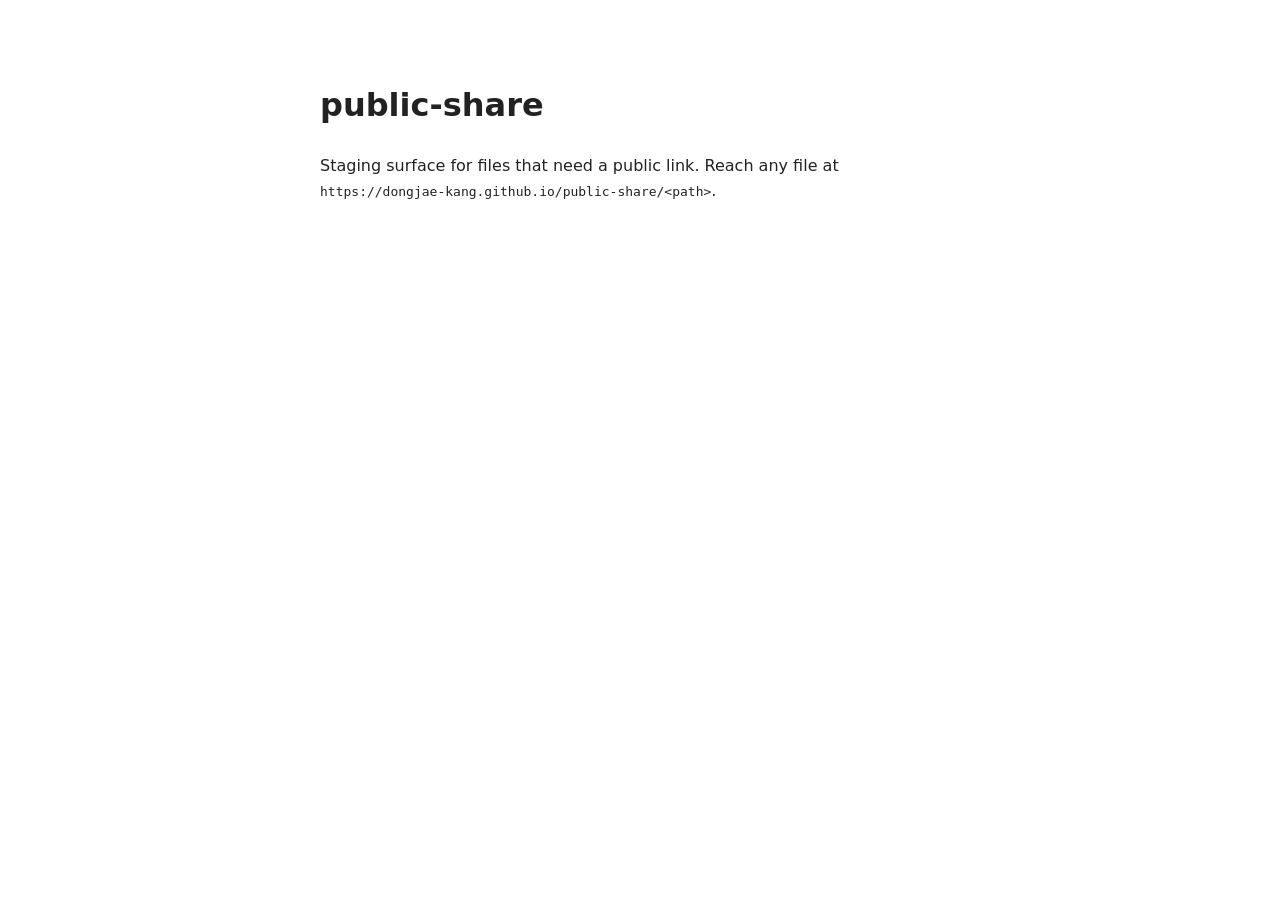
<file: index.html>
<!doctype html>
<html lang="en"><head><meta charset="utf-8"><title>public-share</title>
<style>body{font-family:Inter,system-ui,sans-serif;max-width:640px;margin:80px auto;padding:0 24px;color:#222;line-height:1.6}</style>
</head><body>
<h1>public-share</h1>
<p>Staging surface for files that need a public link. Reach any file at
<code>https://dongjae-kang.github.io/public-share/&lt;path&gt;</code>.</p>
</body></html>
</file>
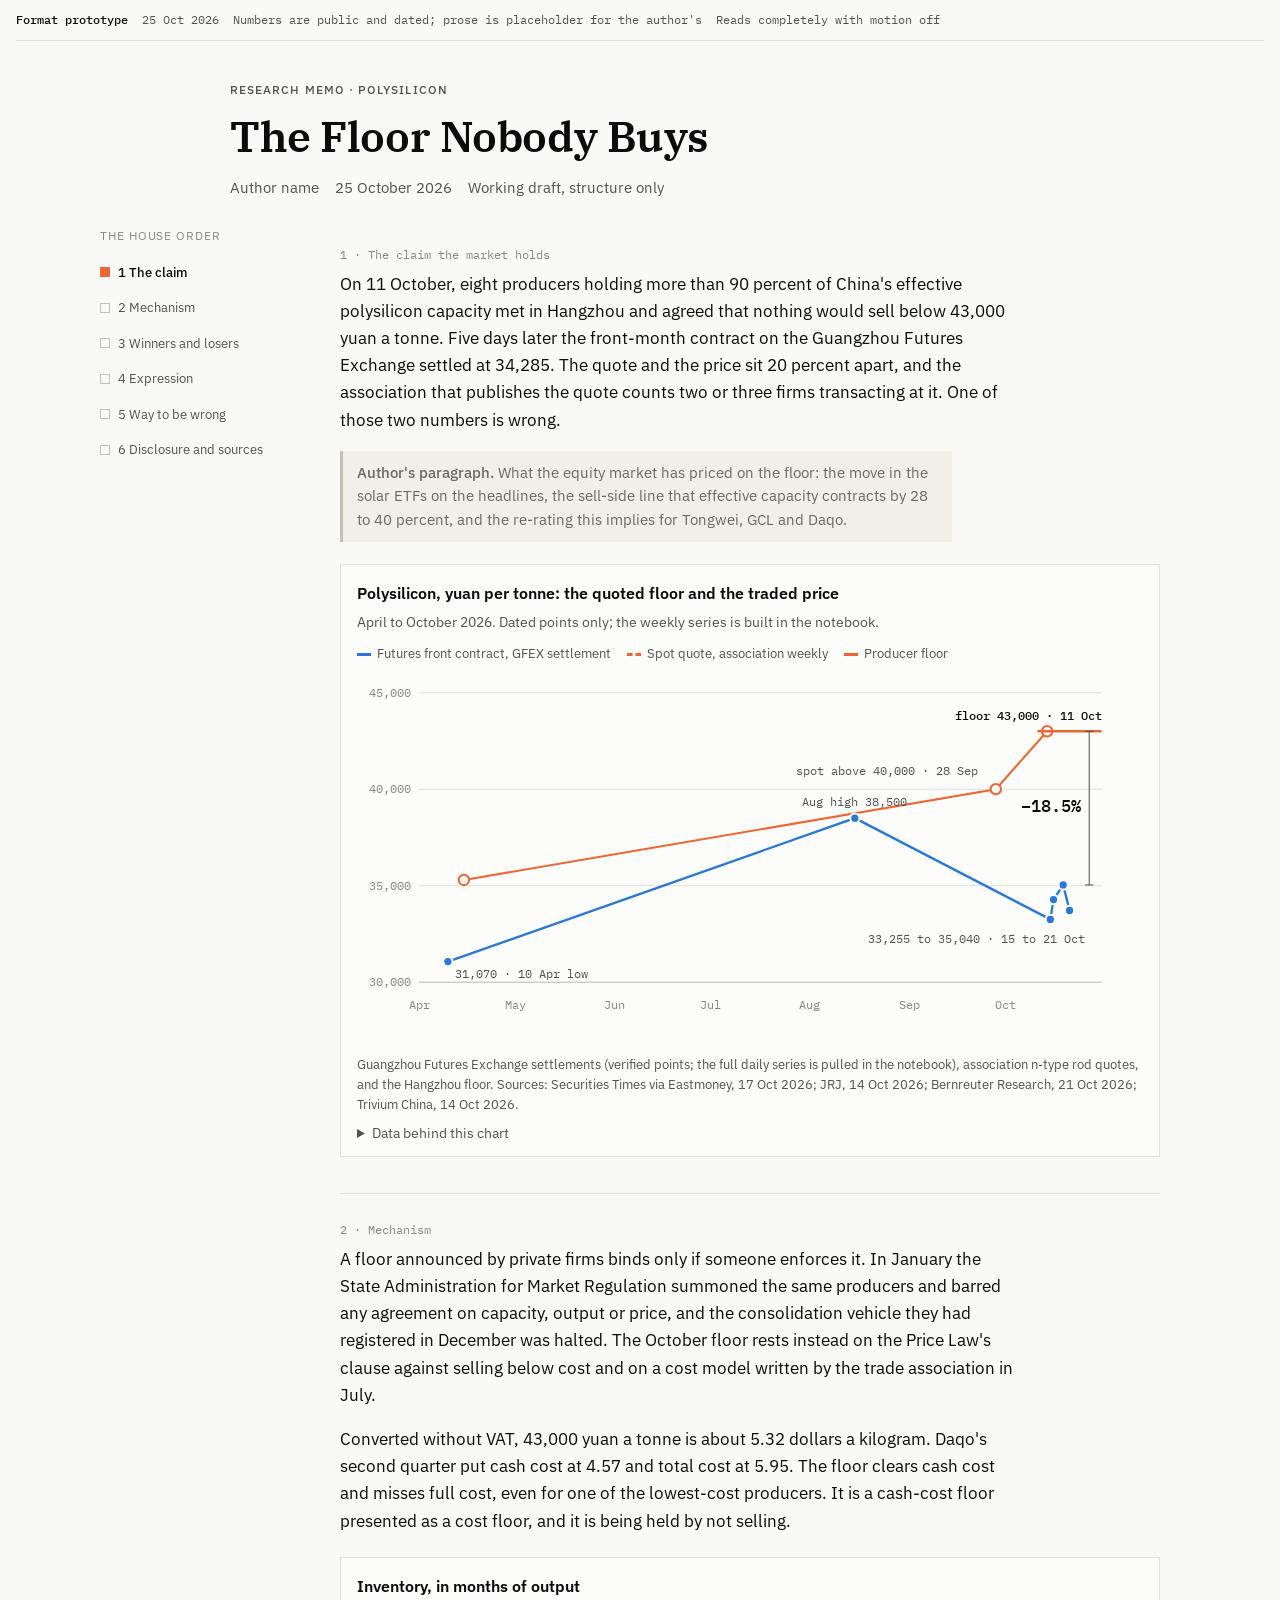
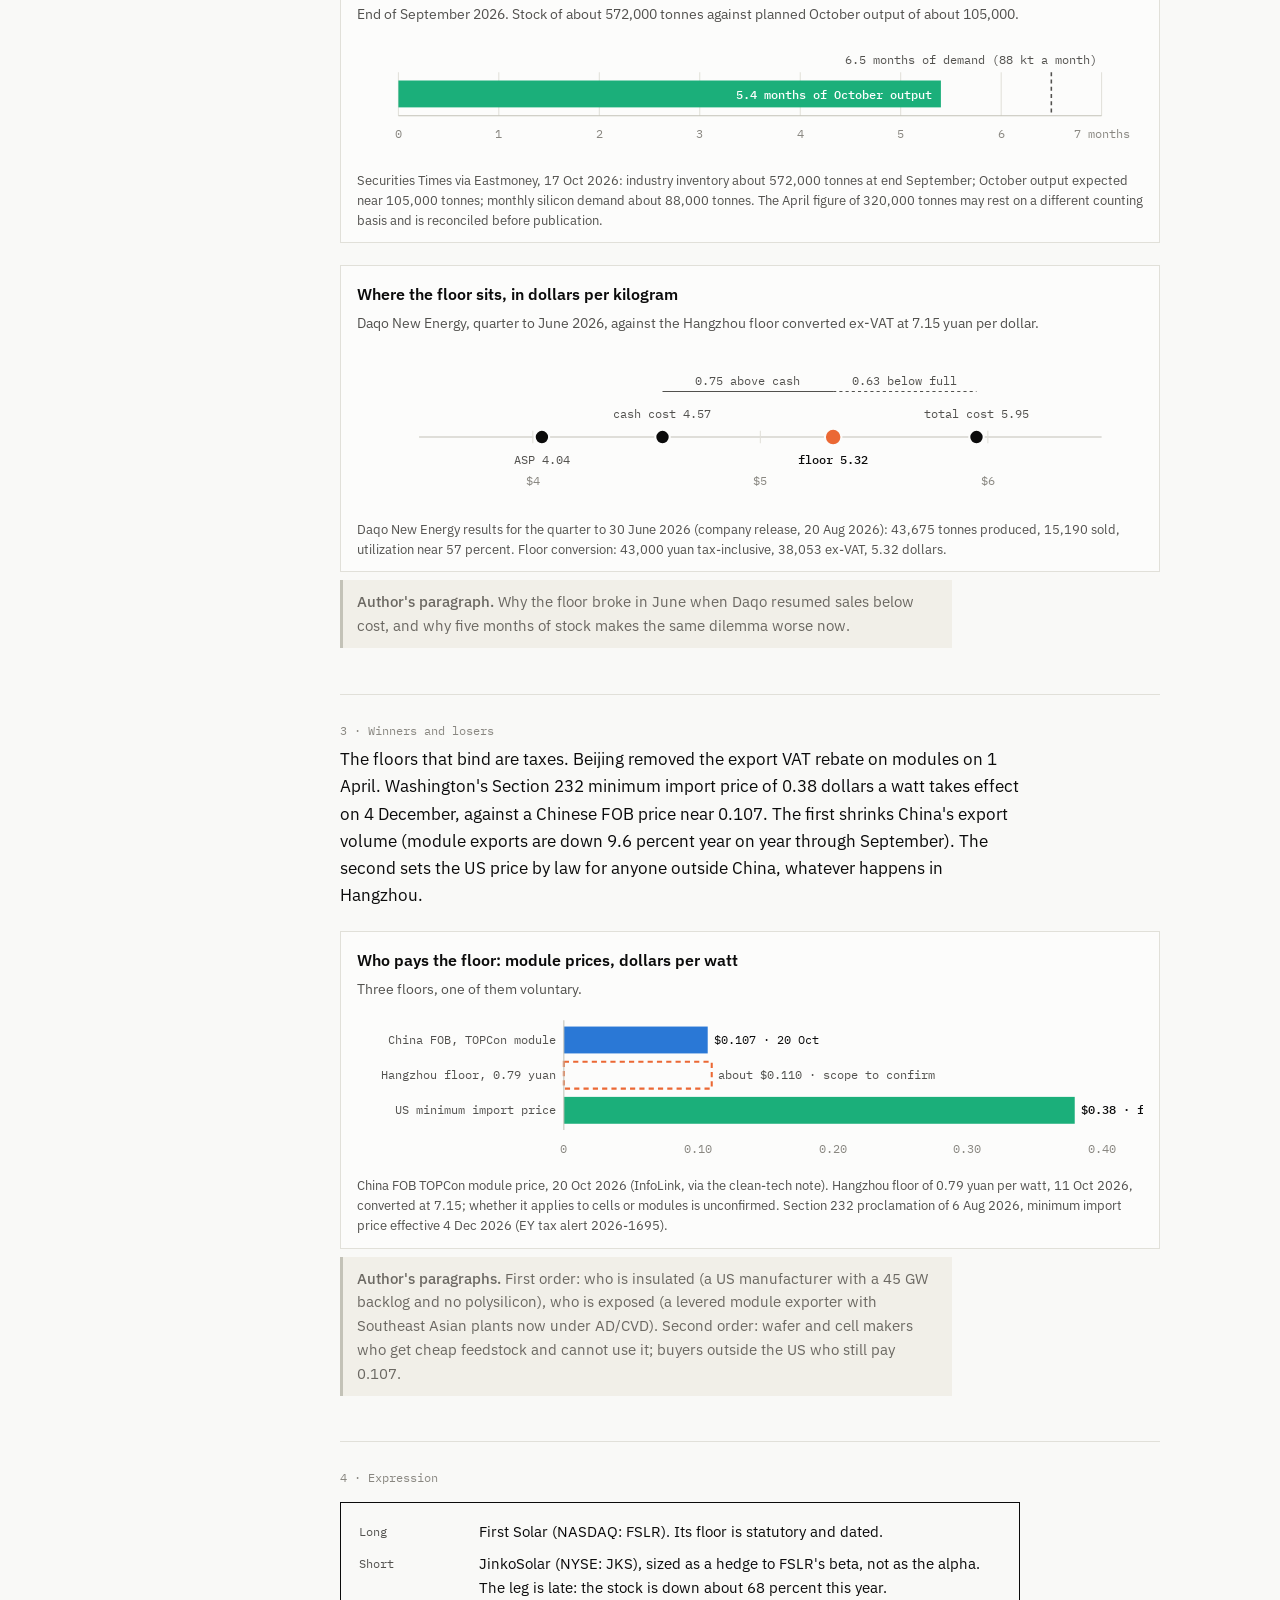
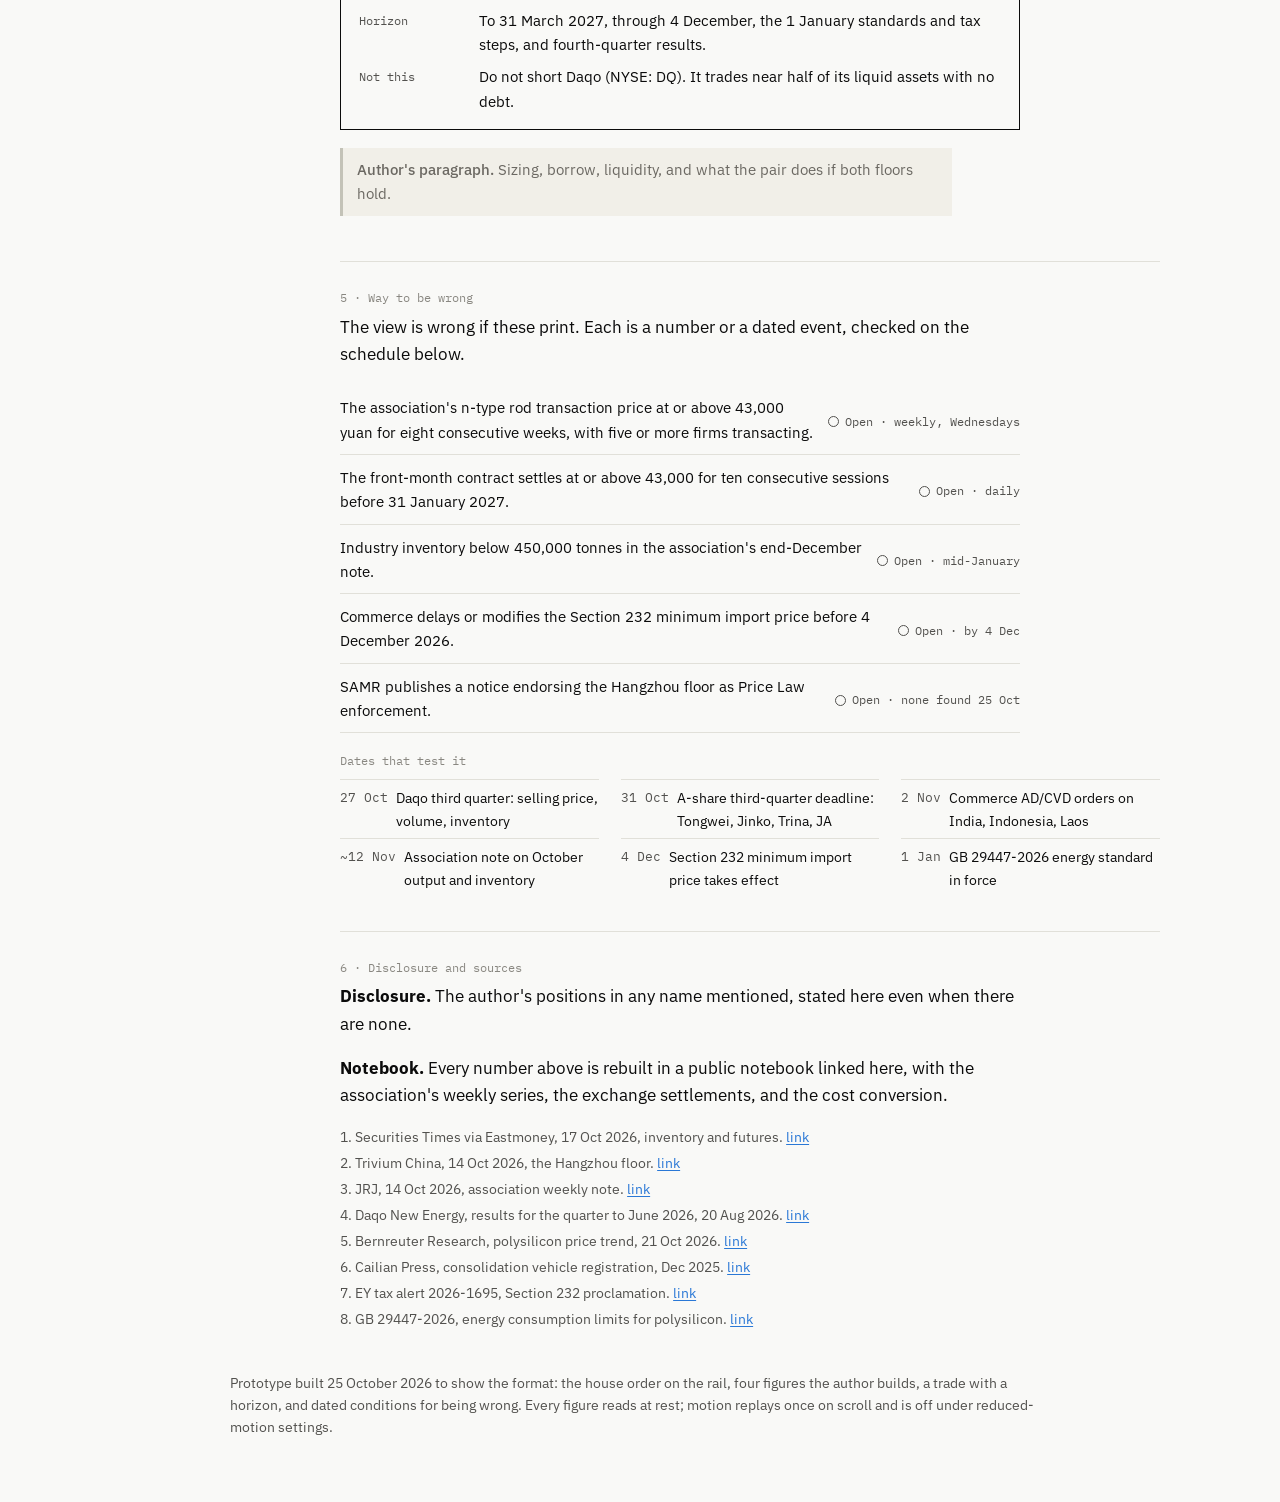
<file: memo-prototype/index.html>
<!doctype html>
<html lang="en">
<head>
<meta charset="utf-8">
<meta name="viewport" content="width=device-width,initial-scale=1,viewport-fit=cover">
<title>The Floor Nobody Buys</title>
<link rel="icon" href="data:,">
<meta name="description" content="Format prototype for a research memo: the house order on a rail, four built figures, a trade with a horizon, and dated conditions for being wrong.">
<link rel="stylesheet" href="https://fonts.googleapis.com/css2?family=IBM+Plex+Serif:wght@400;500;600&family=IBM+Plex+Sans:wght@400;500;600&family=IBM+Plex+Mono:wght@400;500&display=swap">
<style>
/* Layout: a long-form research memo. A narrow text column (68ch) with figures that break out to 820px; a sticky rail on the left names the six parts of the house format, so the structure of the piece is visible while reading. */
:root{
  --bg:#f9f9f7; --surface:#fcfcfb; --ink:#0b0b0b; --ink2:#52514e; --mute:#898781;
  --grid:#e1e0d9; --axis:#c3c2b7; --rule:#e1e0d9;
  --s1:#2a78d6; --s2:#eb6834; --s3:#1baf7a;
  --ph:#f1efe8; --ph-ink:#6b6862;
  --display:"IBM Plex Serif",Georgia,"Times New Roman",serif;
  --body:"IBM Plex Sans","Helvetica Neue",Arial,sans-serif;
  --mono:"IBM Plex Mono",Menlo,Consolas,monospace;
}
@media (prefers-color-scheme: dark){ :root:not([data-theme="light"]){
  --bg:#0d0d0d; --surface:#1a1a19; --ink:#f0efec; --ink2:#c3c2b7; --mute:#898781;
  --grid:#2c2c2a; --axis:#383835; --rule:#2c2c2a;
  --s1:#3987e5; --s2:#d95926; --s3:#199e70; --ph:#232320; --ph-ink:#a7a49b; color-scheme:dark } }
:root[data-theme="dark"]{
  --bg:#0d0d0d; --surface:#1a1a19; --ink:#f0efec; --ink2:#c3c2b7; --mute:#898781;
  --grid:#2c2c2a; --axis:#383835; --rule:#2c2c2a;
  --s1:#3987e5; --s2:#d95926; --s3:#199e70; --ph:#232320; --ph-ink:#a7a49b; color-scheme:dark }

*{box-sizing:border-box} html{color-scheme:light} img{max-width:100%} [hidden]{display:none!important}
body{margin:0;background:var(--bg);color:var(--ink);font-family:var(--body);font-size:17px;line-height:1.6;
  padding-left:max(16px,env(safe-area-inset-left,0px));padding-right:max(16px,env(safe-area-inset-right,0px));padding-block:0 64px}
a{color:var(--s1);text-decoration-thickness:1px;text-underline-offset:2px}
h1,h2{font-family:var(--display);font-weight:600;text-wrap:balance;line-height:1.15;margin:0}
h1{font-size:clamp(1.9rem,4vw,2.7rem);letter-spacing:-.01em}
h2{font-size:1.4rem;margin-top:.2rem}
p{margin:0 0 1em}
.num{font-family:var(--mono);font-variant-numeric:tabular-nums}

.proto{font-family:var(--mono);font-size:.78rem;color:var(--ink2);border-bottom:1px solid var(--rule);padding:10px 0;display:flex;gap:14px;flex-wrap:wrap}
.proto b{color:var(--ink);font-weight:500}

.masthead{max-width:820px;margin:0 auto;padding:40px 0 20px}
.eyebrow{font-size:.74rem;letter-spacing:.09em;text-transform:uppercase;color:var(--ink2);margin-bottom:12px;font-weight:500}
.meta{color:var(--ink2);font-size:.92rem;margin-top:14px;display:flex;gap:16px;flex-wrap:wrap}

.wrap{max-width:1080px;margin:0 auto;display:grid;grid-template-columns:1fr;gap:0 40px}
@media (min-width:1000px){.wrap{grid-template-columns:200px minmax(0,820px)}}
.rail{font-size:.84rem;color:var(--ink2);border-bottom:1px solid var(--rule);margin:0 0 20px;padding:0 0 12px;display:flex;gap:4px 18px;flex-wrap:wrap}
.rail a{color:inherit;text-decoration:none;display:inline-flex;align-items:center;gap:8px;padding:4px 0}
.rail a::before{content:"";width:8px;height:8px;border:1px solid var(--axis);display:inline-block}
.rail a.cur{color:var(--ink);font-weight:500}
.rail a.cur::before{background:var(--s2);border-color:var(--s2)}
@media (min-width:1000px){.rail{position:sticky;top:env(safe-area-inset-top,0px);align-self:start;flex-direction:column;gap:6px;border:0;padding:8px 0 0;margin:0}
  .rail .lab{font-size:.72rem;letter-spacing:.08em;text-transform:uppercase;color:var(--mute);margin-bottom:6px}}
.rail .lab{display:none}@media (min-width:1000px){.rail .lab{display:block}}

main{min-width:0}
section{padding:8px 0 28px;border-bottom:1px solid var(--rule)}
section:last-of-type{border-bottom:0}
.text{max-width:68ch}
.part{font-family:var(--mono);font-size:.76rem;color:var(--mute);margin:18px 0 6px}
.ph{background:var(--ph);color:var(--ph-ink);border-left:3px solid var(--axis);padding:10px 14px;font-size:.93rem;max-width:68ch;margin:0 0 1.2em}
.ph b{font-weight:500}

figure.fig{margin:22px 0 8px;background:var(--surface);border:1px solid var(--rule);padding:16px 16px 12px;max-width:820px}
figure.fig .figscroll{overflow-x:auto;-webkit-overflow-scrolling:touch}
figure.fig svg{width:100%;height:auto;display:block;font-family:var(--mono);font-size:12px}
@media (max-width:640px){figure.fig svg{min-width:600px;font-size:13px}}
figure.fig .t{fill:var(--ink2)} figure.fig .tm{fill:var(--mute)} figure.fig .ti{fill:var(--ink)}
figure.fig .gl{stroke:var(--grid);stroke-width:1} figure.fig .ax{stroke:var(--axis);stroke-width:1}
figcaption{font-size:.84rem;color:var(--ink2);line-height:1.5;margin-top:10px}
.ftitle{font-family:var(--body);font-weight:600;font-size:1rem;color:var(--ink);margin:0 0 4px}
.fsub{font-size:.86rem;color:var(--ink2);margin:0 0 10px}
.legend{display:flex;gap:16px;flex-wrap:wrap;font-size:.82rem;color:var(--ink2);margin:0 0 8px}
.legend span::before{content:"";display:inline-block;width:14px;height:0;border-top:3px solid var(--c);vertical-align:middle;margin-right:6px}
.legend span.dash::before{border-top-style:dashed}
.pt{cursor:default} .pt:focus{outline:2px solid var(--s1);outline-offset:2px}
details{font-size:.86rem;color:var(--ink2);margin-top:8px} summary{cursor:pointer}
table{border-collapse:collapse;font-size:.86rem;margin-top:8px;width:100%} th,td{text-align:left;padding:6px 8px;border-bottom:1px solid var(--rule);vertical-align:top}
th{font-weight:500;color:var(--ink2)} td.n,th.n{text-align:right;font-family:var(--mono);font-variant-numeric:tabular-nums}
.tablewrap{overflow-x:auto}

.trade{border:1px solid var(--ink);padding:16px 18px;max-width:68ch;margin:14px 0 18px;display:grid;gap:8px}
.trade .row{display:grid;grid-template-columns:110px 1fr;gap:10px;font-size:.95rem}
.trade .k{font-family:var(--mono);font-size:.78rem;color:var(--ink2);padding-top:3px}
.wrong{list-style:none;padding:0;margin:10px 0 18px;max-width:68ch;display:grid;gap:0}
.wrong li{display:grid;grid-template-columns:1fr auto;gap:12px;padding:10px 0;border-bottom:1px solid var(--rule);font-size:.95rem}
.wrong .st{font-family:var(--mono);font-size:.76rem;color:var(--ink2);white-space:nowrap;display:inline-flex;align-items:center;gap:6px;padding-top:4px}
.wrong .st::before{content:"";width:9px;height:9px;border:1.5px solid var(--ink2);border-radius:50%}
.cal{display:flex;flex-wrap:wrap;gap:0 22px;margin:8px 0 6px;padding:0;list-style:none;font-size:.9rem}
.cal li{display:grid;grid-template-columns:auto 1fr;gap:8px;padding:6px 0;border-top:1px solid var(--rule);min-width:220px;flex:1 1 220px}
.cal .d{font-family:var(--mono);font-size:.8rem;color:var(--ink2);padding-top:2px;white-space:nowrap}
.src{font-size:.86rem;color:var(--ink2);padding-left:1.1em;margin:6px 0 0}
.src li{margin:0 0 4px}
footer{max-width:820px;margin:0 auto;padding:10px 0 0;color:var(--ink2);font-size:.86rem}

.tip{position:absolute;z-index:5;background:var(--ink);color:var(--bg);font-family:var(--mono);font-size:.78rem;padding:6px 9px;pointer-events:none;max-width:260px;line-height:1.4}

/* Motion: everything is drawn at rest. With scripting on, a figure replays a short draw once when it enters the viewport. */
.js .fig .draw{stroke-dasharray:var(--len,0);stroke-dashoffset:var(--len,0)}
.js .fig.in .draw{stroke-dashoffset:0;transition:stroke-dashoffset 1.3s ease-out}
.js .fig .grow{transform:scaleX(.001);transform-box:fill-box;transform-origin:left center}
.js .fig.in .grow{transform:scaleX(1);transition:transform 1.1s cubic-bezier(.2,.7,.2,1)}
.js .fig .fade{opacity:0} .js .fig.in .fade{opacity:1;transition:opacity .5s .9s}
@media (prefers-reduced-motion: reduce){
  .js .fig .draw{stroke-dasharray:none;stroke-dashoffset:0} .js .fig .grow{transform:none} .js .fig .fade{opacity:1}
  .js .fig.in .draw,.js .fig.in .grow,.js .fig.in .fade{transition:none}}
</style>
</head>
<body>
<div class="proto"><b>Format prototype</b><span>25 Oct 2026</span><span>Numbers are public and dated; prose is placeholder for the author's</span><span>Reads completely with motion off</span></div>

<header class="masthead">
  <div class="eyebrow">Research memo · polysilicon</div>
  <h1>The Floor Nobody Buys</h1>
  <div class="meta"><span>Author name</span><span>25 October 2026</span><span>Working draft, structure only</span></div>
</header>

<div class="wrap">
<nav class="rail" aria-label="Parts of the memo">
  <div class="lab">The house order</div>
  <a href="#hook">1 The claim</a>
  <a href="#mechanism">2 Mechanism</a>
  <a href="#winners">3 Winners and losers</a>
  <a href="#expression">4 Expression</a>
  <a href="#wrong">5 Way to be wrong</a>
  <a href="#disclosure">6 Disclosure and sources</a>
</nav>

<main>
<section id="hook">
  <div class="part">1 · The claim the market holds</div>
  <div class="text">
  <p>On 11 October, eight producers holding more than 90 percent of China's effective polysilicon capacity met in Hangzhou and agreed that nothing would sell below 43,000 yuan a tonne. Five days later the front-month contract on the Guangzhou Futures Exchange settled at 34,285. The quote and the price sit 20 percent apart, and the association that publishes the quote counts two or three firms transacting at it. One of those two numbers is wrong.</p>
  </div>
  <p class="ph"><b>Author's paragraph.</b> What the equity market has priced on the floor: the move in the solar ETFs on the headlines, the sell-side line that effective capacity contracts by 28 to 40 percent, and the re-rating this implies for Tongwei, GCL and Daqo.</p>

  <figure class="fig" id="f1">
    <p class="ftitle">Polysilicon, yuan per tonne: the quoted floor and the traded price</p>
    <p class="fsub">April to October 2026. Dated points only; the weekly series is built in the notebook.</p>
    <div class="legend"><span style="--c:var(--s1)">Futures front contract, GFEX settlement</span><span class="dash" style="--c:var(--s2)">Spot quote, association weekly</span><span style="--c:var(--s2)">Producer floor</span></div>
    <div class="figscroll"><svg viewBox="0 0 760 360" role="img" aria-label="Line chart of polysilicon futures settlements from April to October 2026 against the 43,000 yuan producer floor set on 11 October. Futures settled at 34,285 on 16 October, about 18.5 percent below the floor.">
      <g class="gl"><line x1="60" x2="720" y1="300" y2="300"/><line x1="60" x2="720" y1="206.7" y2="206.7"/><line x1="60" x2="720" y1="113.3" y2="113.3"/><line x1="60" x2="720" y1="20" y2="20"/></g>
      <g class="tm" text-anchor="end"><text x="52" y="304">30,000</text><text x="52" y="210.7">35,000</text><text x="52" y="117.3">40,000</text><text x="52" y="24">45,000</text></g>
      <g class="tm" text-anchor="middle"><text x="60" y="326">Apr</text><text x="153" y="326">May</text><text x="249" y="326">Jun</text><text x="342" y="326">Jul</text><text x="438" y="326">Aug</text><text x="534" y="326">Sep</text><text x="627" y="326">Oct</text></g>
      <line class="ax" x1="60" x2="720" y1="300" y2="300"/>

      <polyline class="draw" points="103.4,201.1 617.7,113.3 667.3,57.3" fill="none" stroke="var(--s2)" stroke-width="2" stroke-dasharray="6 5"/>
      <g fill="var(--surface)" stroke="var(--s2)" stroke-width="2">
        <circle class="pt" cx="103.4" cy="201.1" r="5" tabindex="0" data-tip="Spot, 15 Apr 2026: 35,300 yuan/t"/>
        <circle class="pt" cx="617.7" cy="113.3" r="5" tabindex="0" data-tip="Spot transaction average, 28 Sep 2026: above 40,000 yuan/t"/>
        <circle class="pt" cx="667.3" cy="57.3" r="5" tabindex="0" data-tip="Quote, week of 14 Oct 2026: 43,000 yuan/t, two to three firms transacting"/>
      </g>
      <text class="t" x="600" y="100" text-anchor="end">spot above 40,000 · 28 Sep</text>

      <line class="draw" x1="658" x2="720" y1="57.3" y2="57.3" stroke="var(--s2)" stroke-width="2.5"/>
      <text class="ti" x="720" y="46" text-anchor="end" font-weight="500">floor 43,000 · 11 Oct</text>

      <polyline class="draw" points="87.9,280 481.4,141.3 670.4,239.2 673.5,220 682.8,205.9 689,230.5" fill="none" stroke="var(--s1)" stroke-width="2.25"/>
      <g fill="var(--s1)" stroke="var(--surface)" stroke-width="2">
        <circle class="pt" cx="87.9" cy="280" r="4.5" tabindex="0" data-tip="Futures low, 10 Apr 2026: 31,070 yuan/t"/>
        <circle class="pt" cx="481.4" cy="141.3" r="4.5" tabindex="0" data-tip="August 2026 high: 38,500 yuan/t (day to be fixed from GFEX)"/>
        <circle class="pt" cx="670.4" cy="239.2" r="4.5" tabindex="0" data-tip="PS2611, 15 Oct 2026: 33,255 yuan/t"/>
        <circle class="pt" cx="673.5" cy="220" r="4.5" tabindex="0" data-tip="Main contract, 16 Oct 2026: 34,285 yuan/t"/>
        <circle class="pt" cx="682.8" cy="205.9" r="4.5" tabindex="0" data-tip="PS2611, 19 Oct 2026: 35,040 yuan/t"/>
        <circle class="pt" cx="689" cy="230.5" r="4.5" tabindex="0" data-tip="November contract, 21 Oct 2026: 33,725 yuan/t"/>
      </g>
      <text class="t" x="95" y="296">31,070 · 10 Apr low</text>
      <text class="t" x="481" y="130" text-anchor="middle">Aug high 38,500</text>
      <text class="t" x="704" y="262" text-anchor="end">33,255 to 35,040 · 15 to 21 Oct</text>

      <g class="fade"><line x1="708" x2="708" y1="57.3" y2="205.9" stroke="var(--ink2)" stroke-width="1"/><line x1="704" x2="712" y1="57.3" y2="57.3" stroke="var(--ink2)"/><line x1="704" x2="712" y1="205.9" y2="205.9" stroke="var(--ink2)"/>
      <text class="ti" x="700" y="135" text-anchor="end" font-weight="500" font-size="16"><tspan data-count="18.5" data-prefix="−" data-suffix="%">−18.5%</tspan></text></g>
    </svg></div>
    <figcaption>Guangzhou Futures Exchange settlements (verified points; the full daily series is pulled in the notebook), association n-type rod quotes, and the Hangzhou floor. Sources: Securities Times via Eastmoney, 17 Oct 2026; JRJ, 14 Oct 2026; Bernreuter Research, 21 Oct 2026; Trivium China, 14 Oct 2026.</figcaption>
    <details><summary>Data behind this chart</summary>
      <div class="tablewrap"><table><tr><th>Date</th><th>Series</th><th class="n">Yuan per tonne</th><th>Source</th></tr>
      <tr><td>10 Apr 2026</td><td>Futures low</td><td class="n">31,070</td><td>GFEX via clean-tech note</td></tr>
      <tr><td>15 Apr 2026</td><td>Spot</td><td class="n">35,300</td><td>Association via clean-tech note</td></tr>
      <tr><td>Aug 2026</td><td>Futures high</td><td class="n">38,500</td><td>Bernreuter, 21 Oct 2026</td></tr>
      <tr><td>28 Sep 2026</td><td>Spot transaction average</td><td class="n">above 40,000</td><td>Eastmoney, 28 Sep 2026</td></tr>
      <tr><td>11 Oct 2026</td><td>Producer floor</td><td class="n">43,000</td><td>Trivium China, 14 Oct 2026</td></tr>
      <tr><td>14 Oct 2026</td><td>Spot quote</td><td class="n">43,000</td><td>JRJ, 14 Oct 2026</td></tr>
      <tr><td>15 Oct 2026</td><td>PS2611 settlement</td><td class="n">33,255</td><td>Clean-tech note</td></tr>
      <tr><td>16 Oct 2026</td><td>Main contract</td><td class="n">34,285</td><td>Securities Times via Eastmoney, 17 Oct 2026</td></tr>
      <tr><td>19 Oct 2026</td><td>PS2611 settlement</td><td class="n">35,040</td><td>Clean-tech note</td></tr>
      <tr><td>21 Oct 2026</td><td>November contract</td><td class="n">33,725</td><td>Bernreuter, 21 Oct 2026</td></tr></table></div>
    </details>
  </figure>
</section>

<section id="mechanism">
  <div class="part">2 · Mechanism</div>
  <div class="text">
  <p>A floor announced by private firms binds only if someone enforces it. In January the State Administration for Market Regulation summoned the same producers and barred any agreement on capacity, output or price, and the consolidation vehicle they had registered in December was halted. The October floor rests instead on the Price Law's clause against selling below cost and on a cost model written by the trade association in July.</p>
  <p>Converted without VAT, 43,000 yuan a tonne is about 5.32 dollars a kilogram. Daqo's second quarter put cash cost at 4.57 and total cost at 5.95. The floor clears cash cost and misses full cost, even for one of the lowest-cost producers. It is a cash-cost floor presented as a cost floor, and it is being held by not selling.</p>
  </div>

  <figure class="fig" id="f2">
    <p class="ftitle">Inventory, in months of output</p>
    <p class="fsub">End of September 2026. Stock of about 572,000 tonnes against planned October output of about 105,000.</p>
    <div class="figscroll"><svg viewBox="0 0 760 120" role="img" aria-label="Bar showing polysilicon inventory equal to 5.4 months of October output, with a marker at 6.5 months of monthly demand.">
      <g class="gl"><line x1="40" x2="40" y1="36" y2="78"/><line x1="137.1" x2="137.1" y1="36" y2="78"/><line x1="234.3" x2="234.3" y1="36" y2="78"/><line x1="331.4" x2="331.4" y1="36" y2="78"/><line x1="428.6" x2="428.6" y1="36" y2="78"/><line x1="525.7" x2="525.7" y1="36" y2="78"/><line x1="622.9" x2="622.9" y1="36" y2="78"/><line x1="720" x2="720" y1="36" y2="78"/></g>
      <g class="tm" text-anchor="middle"><text x="40" y="100">0</text><text x="137.1" y="100">1</text><text x="234.3" y="100">2</text><text x="331.4" y="100">3</text><text x="428.6" y="100">4</text><text x="525.7" y="100">5</text><text x="622.9" y="100">6</text><text x="720" y="100">7 months</text></g>
      <rect class="grow" x="40" y="44" width="524.6" height="26" fill="var(--s3)"/>
      <text x="556" y="62" text-anchor="end" font-weight="500" fill="#ffffff">5.4 months of October output</text>
      <line x1="671.4" x2="671.4" y1="36" y2="78" stroke="var(--ink2)" stroke-width="1.5" stroke-dasharray="4 3"/>
      <text class="t" x="716" y="28" text-anchor="end">6.5 months of demand (88 kt a month)</text>
      <line class="ax" x1="40" x2="720" y1="78" y2="78"/>
    </svg></div>
    <figcaption>Securities Times via Eastmoney, 17 Oct 2026: industry inventory about 572,000 tonnes at end September; October output expected near 105,000 tonnes; monthly silicon demand about 88,000 tonnes. The April figure of 320,000 tonnes may rest on a different counting basis and is reconciled before publication.</figcaption>
  </figure>

  <figure class="fig" id="f3">
    <p class="ftitle">Where the floor sits, in dollars per kilogram</p>
    <p class="fsub">Daqo New Energy, quarter to June 2026, against the Hangzhou floor converted ex-VAT at 7.15 yuan per dollar.</p>
    <div class="figscroll"><svg viewBox="0 0 760 160" role="img" aria-label="Dot plot on one axis: Daqo average selling price 4.04, cash cost 4.57, the floor at 5.32, total cost 5.95 dollars per kilogram.">
      <line class="ax" x1="60" x2="720" y1="90" y2="90"/>
      <g class="gl"><line x1="170" x2="170" y1="84" y2="96"/><line x1="390" x2="390" y1="84" y2="96"/><line x1="610" x2="610" y1="84" y2="96"/></g>
      <g class="tm" text-anchor="middle"><text x="170" y="136">$4</text><text x="390" y="136">$5</text><text x="610" y="136">$6</text></g>
      <g class="fade"><line x1="295.4" x2="460.4" y1="46" y2="46" stroke="var(--ink2)" stroke-width="1"/><line x1="460.4" x2="599" y1="46" y2="46" stroke="var(--ink2)" stroke-width="1" stroke-dasharray="3 3"/>
      <text class="t" x="377.9" y="40" text-anchor="middle">0.75 above cash</text><text class="t" x="529.7" y="40" text-anchor="middle">0.63 below full</text></g>
      <circle class="pt" cx="178.8" cy="90" r="7" fill="var(--ink)" stroke="var(--surface)" stroke-width="2" tabindex="0" data-tip="Average selling price, Q2 2026: 4.04 $/kg"/>
      <circle class="pt" cx="295.4" cy="90" r="7" fill="var(--ink)" stroke="var(--surface)" stroke-width="2" tabindex="0" data-tip="Cash cost, Q2 2026: 4.57 $/kg"/>
      <circle class="pt" cx="460.4" cy="90" r="8" fill="var(--s2)" stroke="var(--surface)" stroke-width="2" tabindex="0" data-tip="Hangzhou floor ex-VAT: 43,000 / 1.13 / 7.15 = 5.32 $/kg"/>
      <circle class="pt" cx="599" cy="90" r="7" fill="var(--ink)" stroke="var(--surface)" stroke-width="2" tabindex="0" data-tip="Total production cost, Q2 2026: 5.95 $/kg"/>
      <text class="t" x="178.8" y="116" text-anchor="middle">ASP 4.04</text>
      <text class="t" x="295.4" y="72" text-anchor="middle">cash cost 4.57</text>
      <text class="ti" x="460.4" y="116" text-anchor="middle" font-weight="500">floor 5.32</text>
      <text class="t" x="599" y="72" text-anchor="middle">total cost 5.95</text>
    </svg></div>
    <figcaption>Daqo New Energy results for the quarter to 30 June 2026 (company release, 20 Aug 2026): 43,675 tonnes produced, 15,190 sold, utilization near 57 percent. Floor conversion: 43,000 yuan tax-inclusive, 38,053 ex-VAT, 5.32 dollars.</figcaption>
  </figure>
  <p class="ph"><b>Author's paragraph.</b> Why the floor broke in June when Daqo resumed sales below cost, and why five months of stock makes the same dilemma worse now.</p>
</section>

<section id="winners">
  <div class="part">3 · Winners and losers</div>
  <div class="text">
  <p>The floors that bind are taxes. Beijing removed the export VAT rebate on modules on 1 April. Washington's Section 232 minimum import price of 0.38 dollars a watt takes effect on 4 December, against a Chinese FOB price near 0.107. The first shrinks China's export volume (module exports are down 9.6 percent year on year through September). The second sets the US price by law for anyone outside China, whatever happens in Hangzhou.</p>
  </div>

  <figure class="fig" id="f4">
    <p class="ftitle">Who pays the floor: module prices, dollars per watt</p>
    <p class="fsub">Three floors, one of them voluntary.</p>
    <div class="figscroll"><svg viewBox="0 0 760 150" role="img" aria-label="Horizontal bars: China FOB module price 0.107, Hangzhou module floor about 0.110, US minimum import price 0.38 dollars per watt.">
      <g class="t" text-anchor="end"><text x="192" y="33">China FOB, TOPCon module</text><text x="192" y="67">Hangzhou floor, 0.79 yuan</text><text x="192" y="101">US minimum import price</text></g>
      <rect class="grow" x="200" y="16" width="139.1" height="26" fill="var(--s1)"/>
      <rect class="grow" x="200" y="50" width="143" height="26" fill="none" stroke="var(--s2)" stroke-width="2" stroke-dasharray="5 4"/>
      <rect class="grow" x="200" y="84" width="494" height="26" fill="var(--s3)"/>
      <text class="ti" x="345" y="33">$0.107 · 20 Oct</text>
      <text class="t" x="349" y="67">about $0.110 · scope to confirm</text>
      <text class="ti" x="700" y="101" font-weight="500">$0.38 · from 4 Dec</text>
      <line class="ax" x1="200" x2="200" y1="10" y2="116"/>
      <g class="tm" text-anchor="middle"><text x="200" y="138">0</text><text x="330" y="138">0.10</text><text x="460" y="138">0.20</text><text x="590" y="138">0.30</text><text x="720" y="138">0.40</text></g>
    </svg></div>
    <figcaption>China FOB TOPCon module price, 20 Oct 2026 (InfoLink, via the clean-tech note). Hangzhou floor of 0.79 yuan per watt, 11 Oct 2026, converted at 7.15; whether it applies to cells or modules is unconfirmed. Section 232 proclamation of 6 Aug 2026, minimum import price effective 4 Dec 2026 (EY tax alert 2026-1695).</figcaption>
  </figure>
  <p class="ph"><b>Author's paragraphs.</b> First order: who is insulated (a US manufacturer with a 45 GW backlog and no polysilicon), who is exposed (a levered module exporter with Southeast Asian plants now under AD/CVD). Second order: wafer and cell makers who get cheap feedstock and cannot use it; buyers outside the US who still pay 0.107.</p>
</section>

<section id="expression">
  <div class="part">4 · Expression</div>
  <div class="trade">
    <div class="row"><span class="k">Long</span><span>First Solar (NASDAQ: FSLR). Its floor is statutory and dated.</span></div>
    <div class="row"><span class="k">Short</span><span>JinkoSolar (NYSE: JKS), sized as a hedge to FSLR's beta, not as the alpha. The leg is late: the stock is down about 68 percent this year.</span></div>
    <div class="row"><span class="k">Horizon</span><span>To 31 March 2027, through 4 December, the 1 January standards and tax steps, and fourth-quarter results.</span></div>
    <div class="row"><span class="k">Not this</span><span>Do not short Daqo (NYSE: DQ). It trades near half of its liquid assets with no debt.</span></div>
  </div>
  <p class="ph"><b>Author's paragraph.</b> Sizing, borrow, liquidity, and what the pair does if both floors hold.</p>
</section>

<section id="wrong">
  <div class="part">5 · Way to be wrong</div>
  <div class="text"><p>The view is wrong if these print. Each is a number or a dated event, checked on the schedule below.</p></div>
  <ul class="wrong">
    <li><span>The association's n-type rod transaction price at or above 43,000 yuan for eight consecutive weeks, with five or more firms transacting.</span><span class="st">Open · weekly, Wednesdays</span></li>
    <li><span>The front-month contract settles at or above 43,000 for ten consecutive sessions before 31 January 2027.</span><span class="st">Open · daily</span></li>
    <li><span>Industry inventory below 450,000 tonnes in the association's end-December note.</span><span class="st">Open · mid-January</span></li>
    <li><span>Commerce delays or modifies the Section 232 minimum import price before 4 December 2026.</span><span class="st">Open · by 4 Dec</span></li>
    <li><span>SAMR publishes a notice endorsing the Hangzhou floor as Price Law enforcement.</span><span class="st">Open · none found 25 Oct</span></li>
  </ul>
  <div class="part">Dates that test it</div>
  <ul class="cal">
    <li><span class="d">27 Oct</span><span>Daqo third quarter: selling price, volume, inventory</span></li>
    <li><span class="d">31 Oct</span><span>A-share third-quarter deadline: Tongwei, Jinko, Trina, JA</span></li>
    <li><span class="d">2 Nov</span><span>Commerce AD/CVD orders on India, Indonesia, Laos</span></li>
    <li><span class="d">~12 Nov</span><span>Association note on October output and inventory</span></li>
    <li><span class="d">4 Dec</span><span>Section 232 minimum import price takes effect</span></li>
    <li><span class="d">1 Jan</span><span>GB 29447-2026 energy standard in force</span></li>
  </ul>
</section>

<section id="disclosure">
  <div class="part">6 · Disclosure and sources</div>
  <div class="text">
  <p><b>Disclosure.</b> The author's positions in any name mentioned, stated here even when there are none.</p>
  <p><b>Notebook.</b> Every number above is rebuilt in a public notebook linked here, with the association's weekly series, the exchange settlements, and the cost conversion.</p>
  </div>
  <ol class="src">
    <li>Securities Times via Eastmoney, 17 Oct 2026, inventory and futures. <a href="https://finance.eastmoney.com/a/202610173898786188.html">link</a></li>
    <li>Trivium China, 14 Oct 2026, the Hangzhou floor. <a href="https://triviumchina.com/2026/10/14/polysilicon-manfuacturers-set-price-floor-in-attempt-to-prevent-dumping/">link</a></li>
    <li>JRJ, 14 Oct 2026, association weekly note. <a href="https://finance.jrj.com.cn/2026/10/14173458718358.shtml">link</a></li>
    <li>Daqo New Energy, results for the quarter to June 2026, 20 Aug 2026. <a href="https://www.dqsolar.com/News-Releases">link</a></li>
    <li>Bernreuter Research, polysilicon price trend, 21 Oct 2026. <a href="https://www.bernreuter.com/polysilicon/price-trend/">link</a></li>
    <li>Cailian Press, consolidation vehicle registration, Dec 2025. <a href="https://www.cls.cn/detail/2224222">link</a></li>
    <li>EY tax alert 2026-1695, Section 232 proclamation. <a href="https://taxnews.ey.com/news/2026-1695-us-section-232-proclamation-establishes-minimum-import-prices-and-a-15-percent-tariff-on-polysilicon-and-derivative-products">link</a></li>
    <li>GB 29447-2026, energy consumption limits for polysilicon. <a href="https://file.jgvogel.cn/134/upload/resources/file/670253.pdf">link</a></li>
  </ol>
</section>
</main>
</div>

<footer>Prototype built 25 October 2026 to show the format: the house order on the rail, four figures the author builds, a trade with a horizon, and dated conditions for being wrong. Every figure reads at rest; motion replays once on scroll and is off under reduced-motion settings.</footer>
<div class="tip" id="tip" hidden></div>

<script>
(function(){
  var root=document.documentElement; root.classList.add('js');
  var reduce=window.matchMedia&&window.matchMedia('(prefers-reduced-motion: reduce)').matches;
  // set draw lengths
  document.querySelectorAll('.fig .draw').forEach(function(el){
    try{ var L=el.getTotalLength(); el.style.setProperty('--len',L+2); }catch(e){}
  });
  function countUp(el){
    var target=parseFloat(el.getAttribute('data-count')), pre=el.getAttribute('data-prefix')||'', suf=el.getAttribute('data-suffix')||'';
    if(reduce||!isFinite(target)){ el.textContent=pre+target.toFixed(1)+suf; return; }
    var t0=null, dur=1100;
    function step(ts){ if(!t0)t0=ts; var p=Math.min(1,(ts-t0)/dur); p=1-Math.pow(1-p,3);
      el.textContent=pre+(target*p).toFixed(1)+suf; if(p<1) requestAnimationFrame(step); }
    requestAnimationFrame(step);
  }
  var figs=document.querySelectorAll('.fig');
  function reveal(f){ if(f.classList.contains('in'))return; f.classList.add('in'); f.querySelectorAll('[data-count]').forEach(function(c){ setTimeout(function(){countUp(c);}, reduce?0:900); }); }
  if('IntersectionObserver' in window && !reduce){
    var io=new IntersectionObserver(function(es){ es.forEach(function(e){ if(e.isIntersecting){ reveal(e.target); io.unobserve(e.target);} }); },{threshold:0.35});
    figs.forEach(function(f){ io.observe(f); });
    setTimeout(function(){ figs.forEach(reveal); }, 6000); // safety: nothing stays undrawn
  } else { figs.forEach(reveal); }
  // rail highlight
  var links=document.querySelectorAll('.rail a[href^="#"]'), secs=[];
  links.forEach(function(a){ var s=document.getElementById(a.getAttribute('href').slice(1)); if(s) secs.push([s,a]); });
  if('IntersectionObserver' in window){
    var so=new IntersectionObserver(function(es){ es.forEach(function(e){ if(e.isIntersecting){ links.forEach(function(a){a.classList.remove('cur');}); secs.forEach(function(p){ if(p[0]===e.target)p[1].classList.add('cur'); }); } }); },{rootMargin:'-40% 0px -50% 0px'});
    secs.forEach(function(p){ so.observe(p[0]); });
  }
  // tooltips
  var tip=document.getElementById('tip');
  function show(el){ var r=el.getBoundingClientRect(); tip.textContent=el.getAttribute('data-tip'); tip.hidden=false;
    var x=r.left+window.scrollX+r.width/2, y=r.top+window.scrollY-10; tip.style.left=Math.max(8,Math.min(x-tip.offsetWidth/2, document.documentElement.clientWidth-tip.offsetWidth-8))+'px'; tip.style.top=(y-tip.offsetHeight)+'px'; }
  function hide(){ tip.hidden=true; }
  document.querySelectorAll('[data-tip]').forEach(function(el){
    el.addEventListener('mouseenter',function(){show(el);}); el.addEventListener('mouseleave',hide);
    el.addEventListener('focus',function(){show(el);}); el.addEventListener('blur',hide);
    el.addEventListener('touchstart',function(ev){ show(el); setTimeout(hide,1800); },{passive:true});
  });
})();
</script>
</body>
</html>
</file>
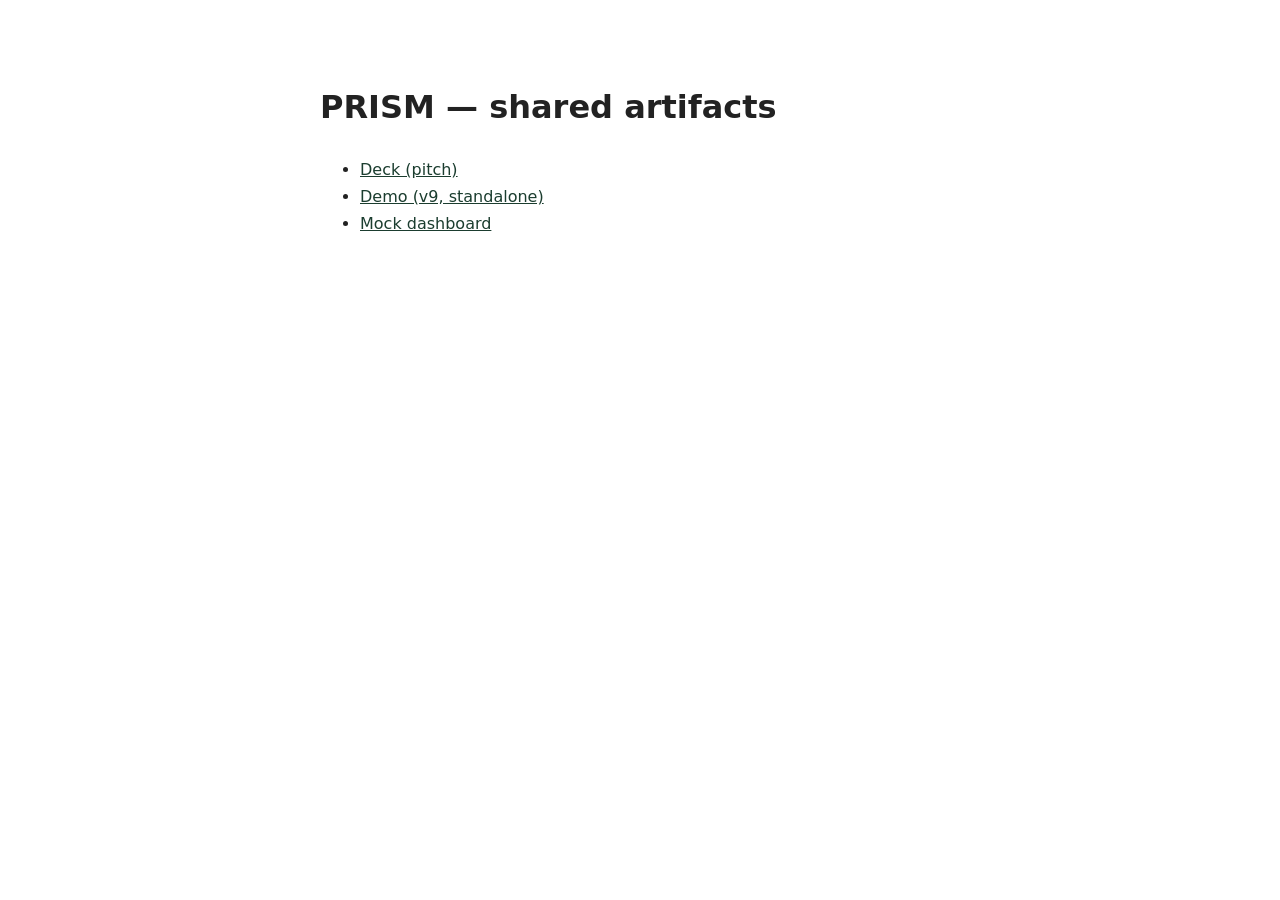
<file: prism/index.html>
<!doctype html>
<html lang="en"><head><meta charset="utf-8"><title>PRISM — shared</title>
<style>body{font-family:Inter,system-ui,sans-serif;max-width:640px;margin:80px auto;padding:0 24px;color:#222;line-height:1.7}a{color:#1B3D2F}</style>
</head><body>
<h1>PRISM — shared artifacts</h1>
<ul>
<li><a href="deck.html">Deck (pitch)</a></li>
<li><a href="demo-v9-standalone.html">Demo (v9, standalone)</a></li>
<li><a href="mock-dashboard.html">Mock dashboard</a></li>
</ul>
</body></html>
</file>
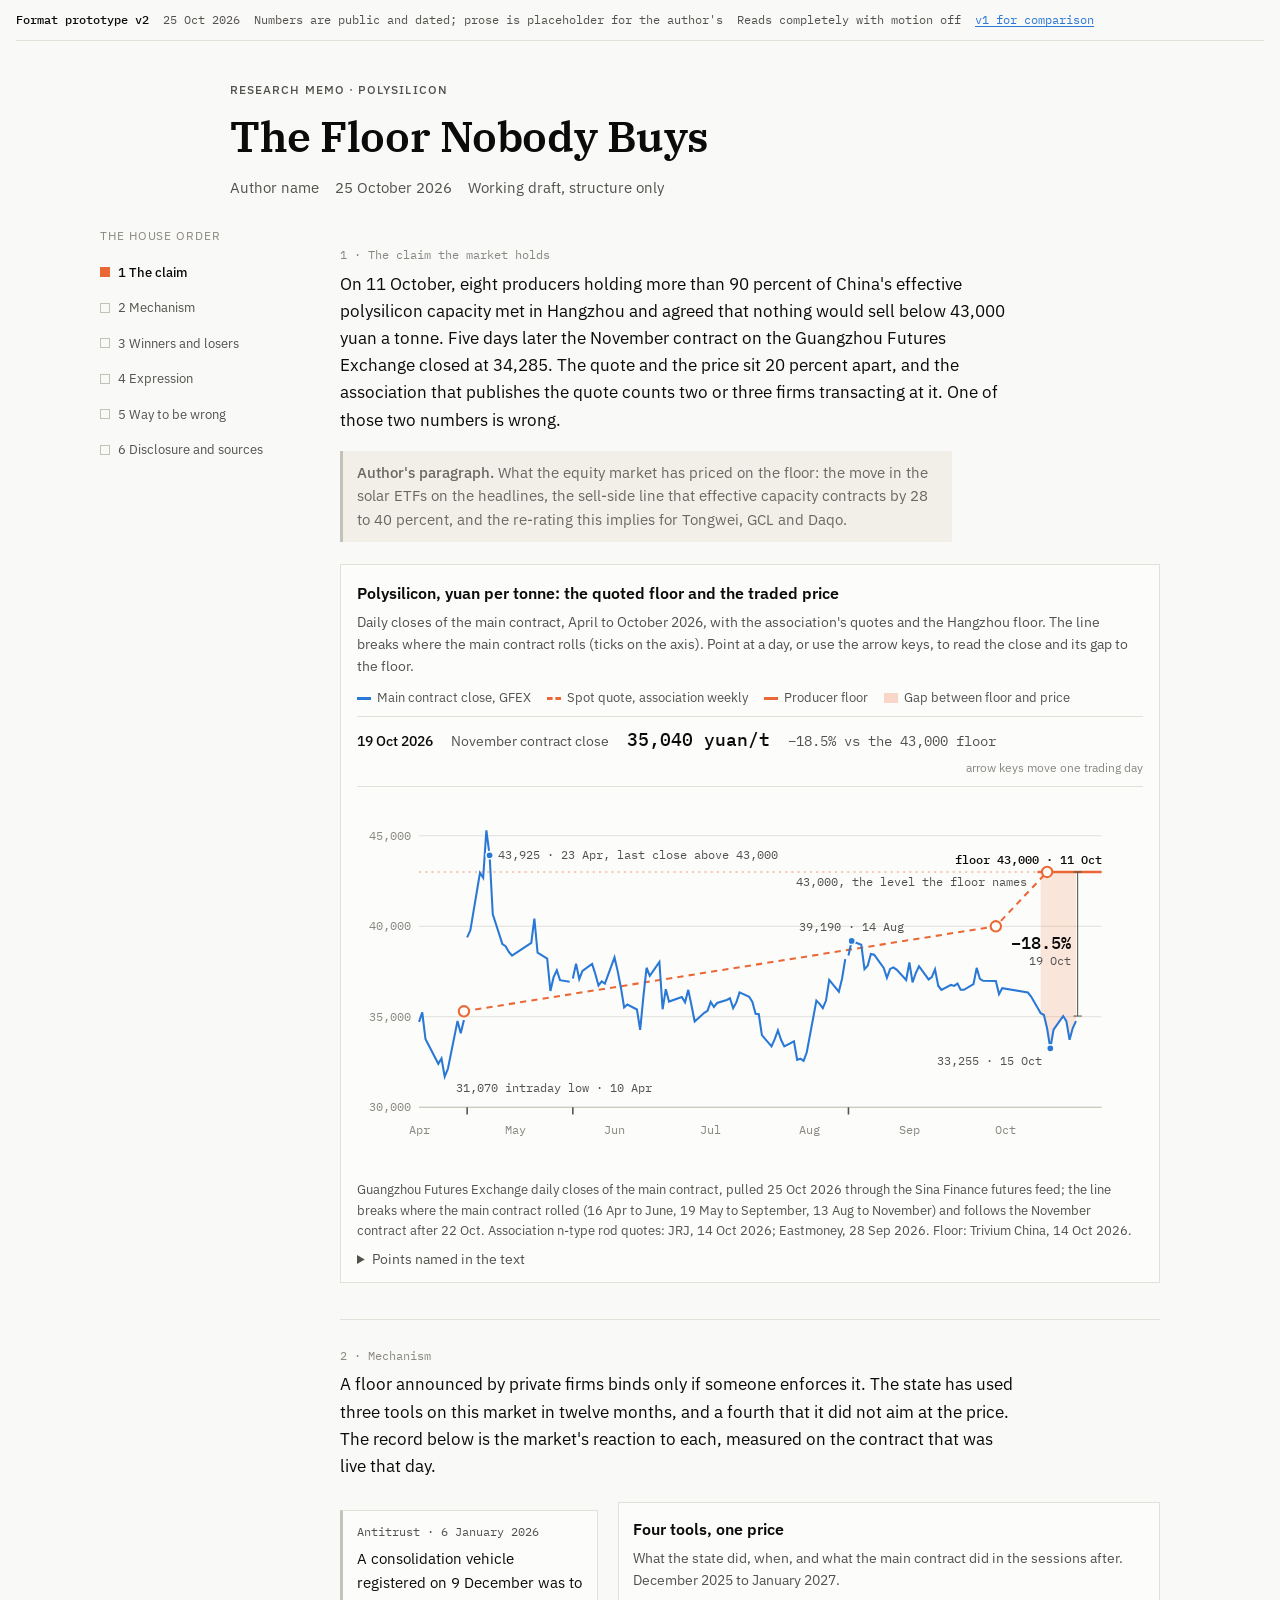
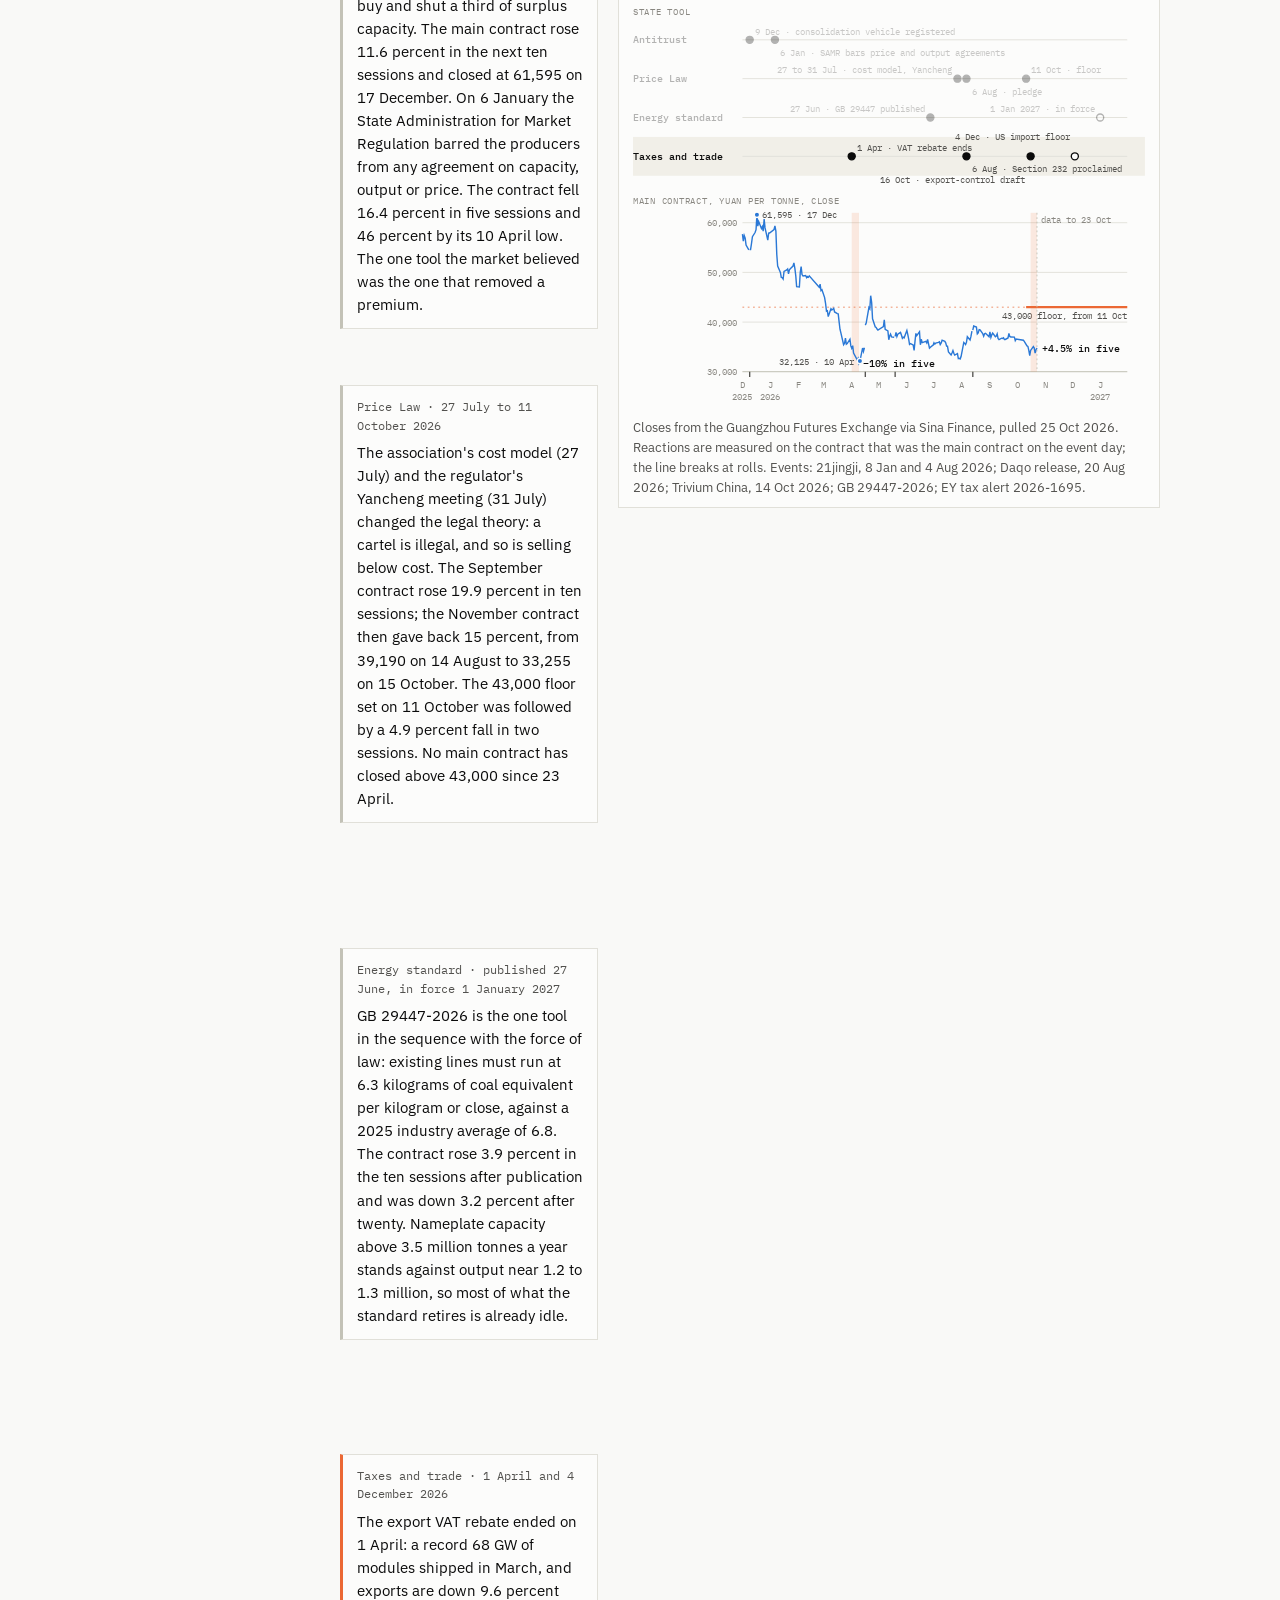
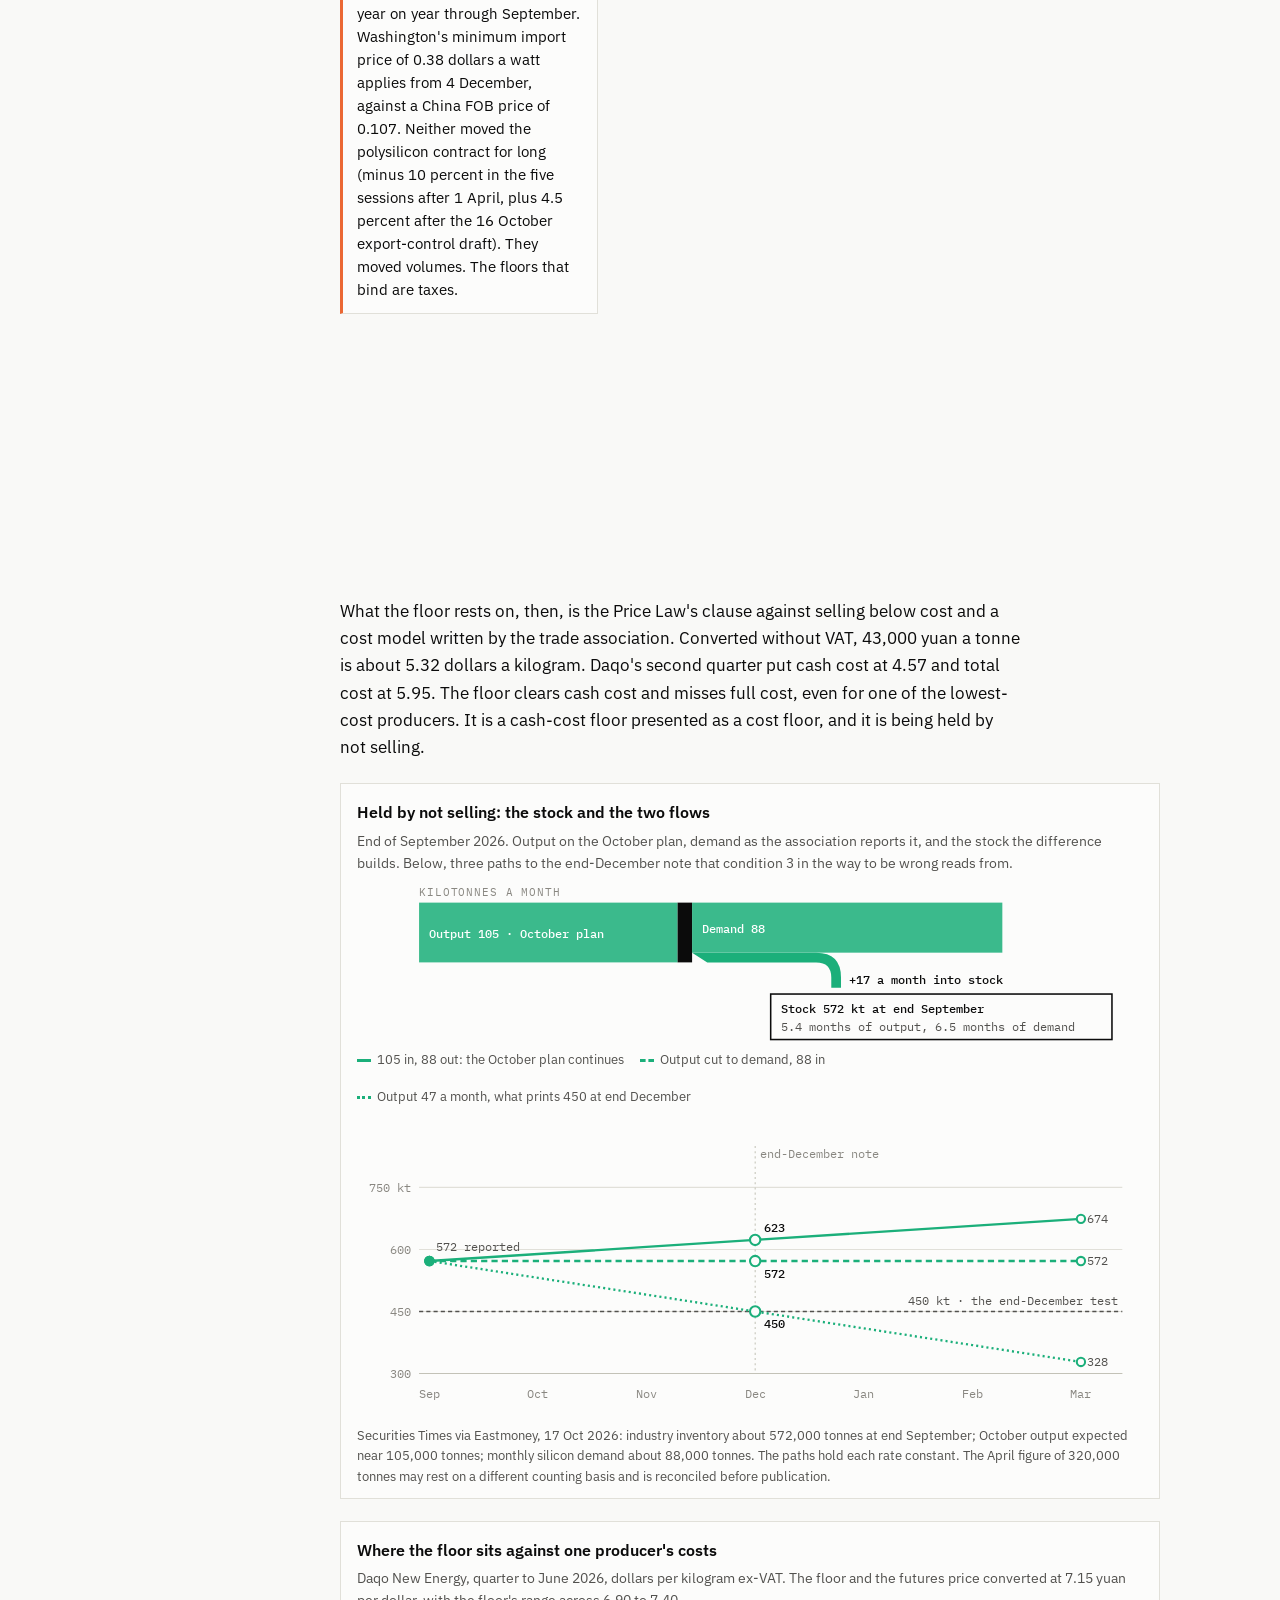
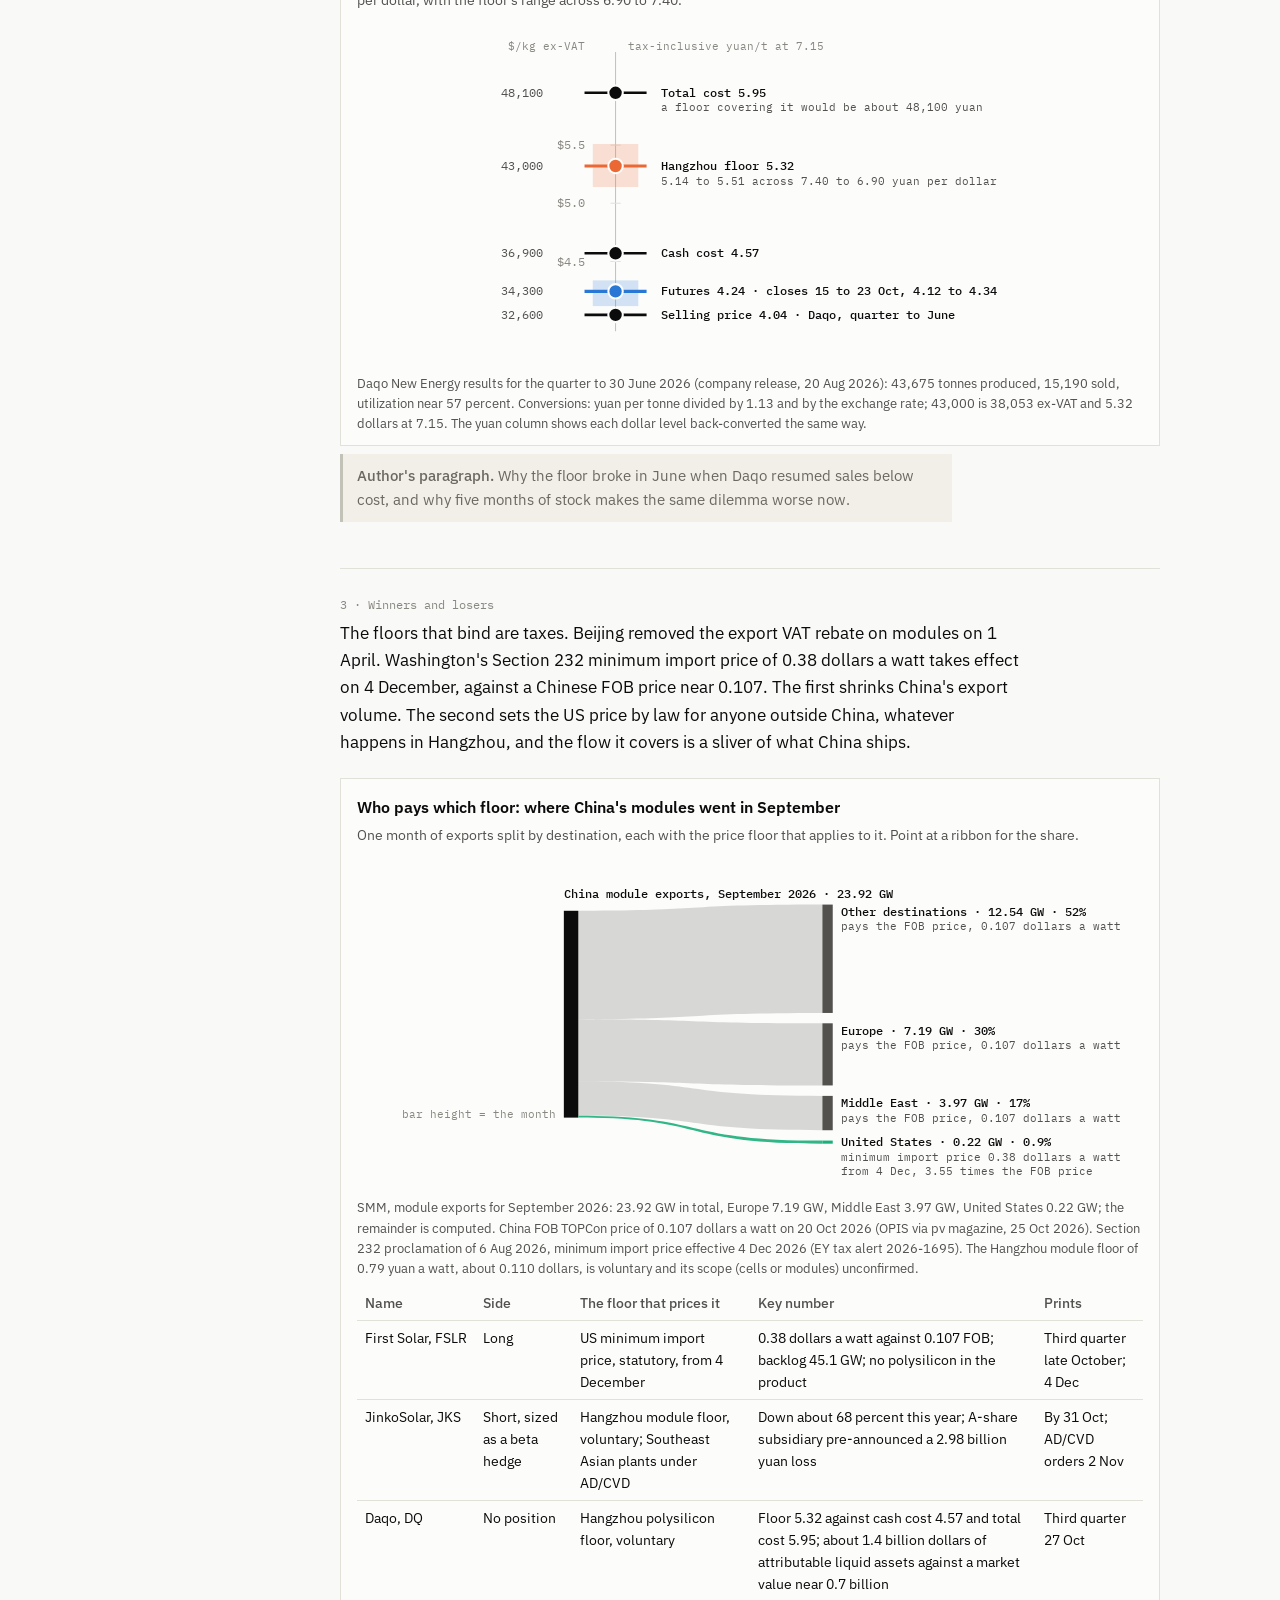
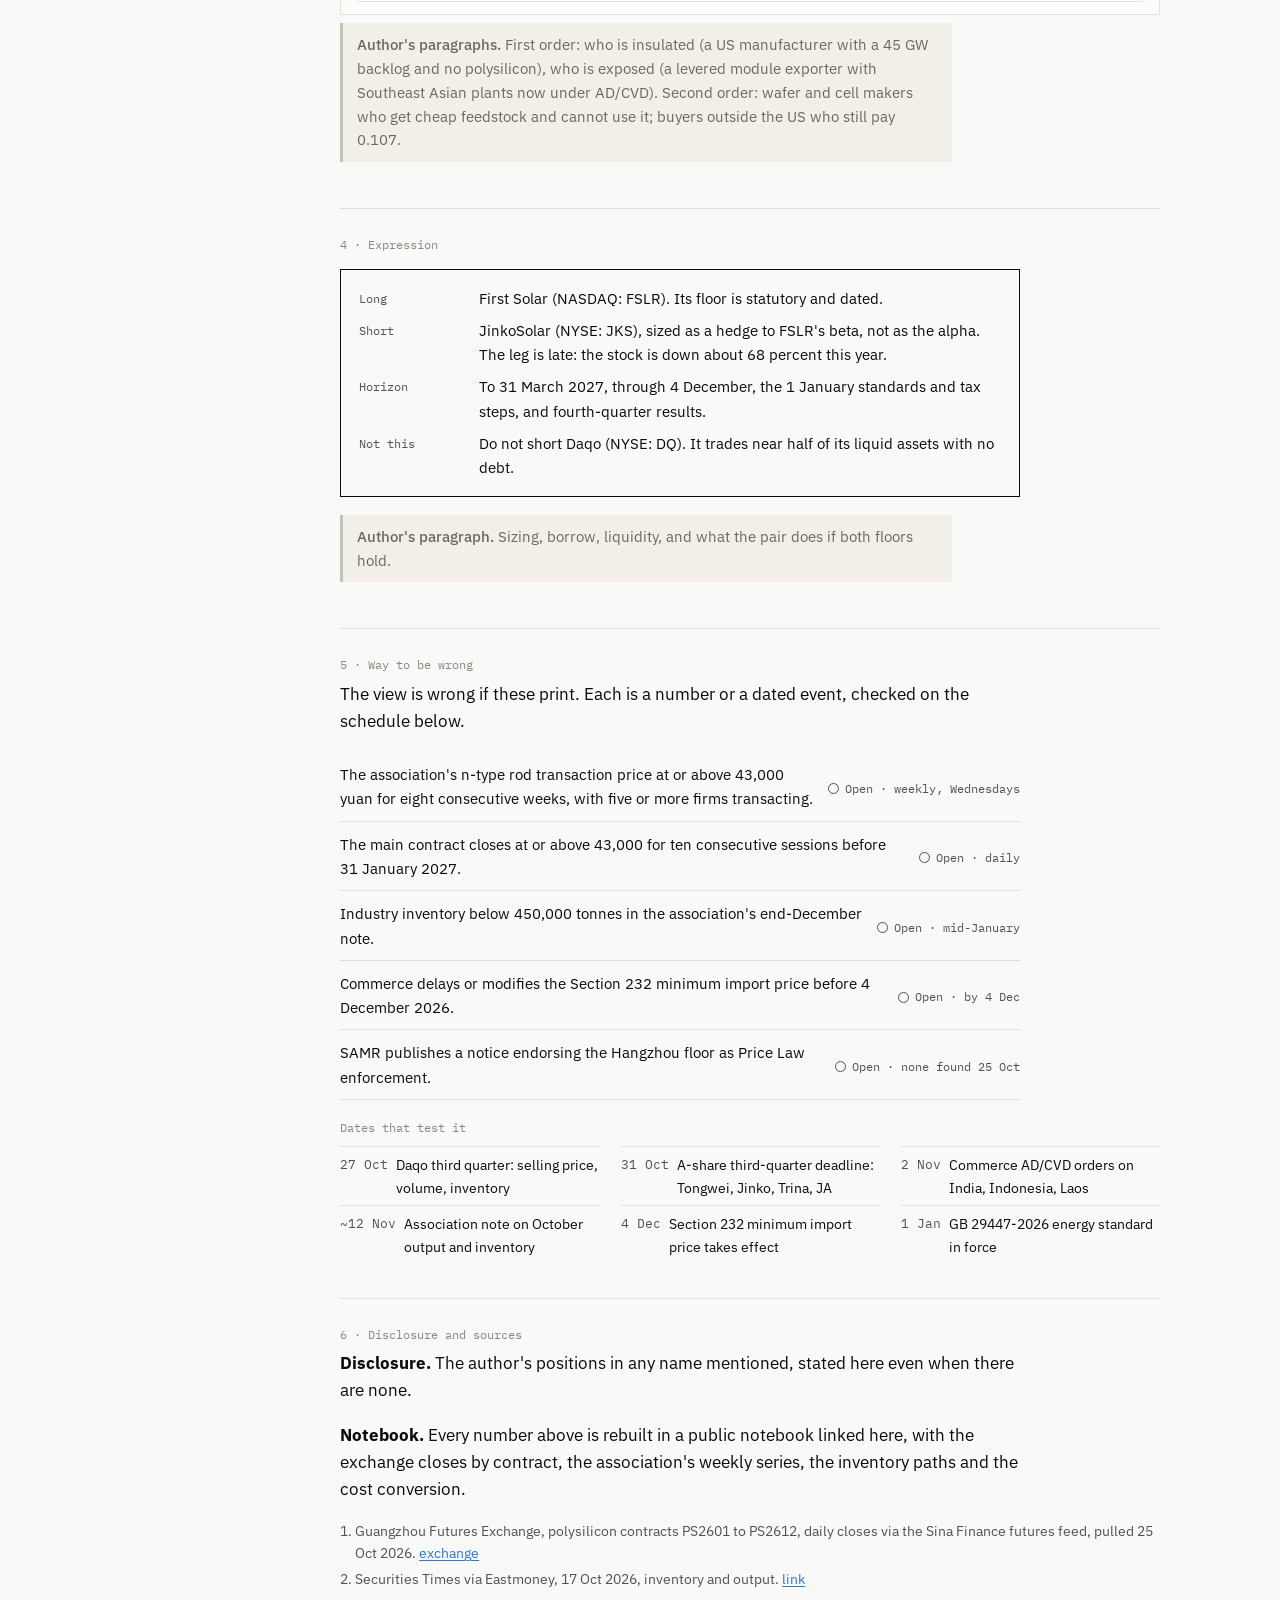
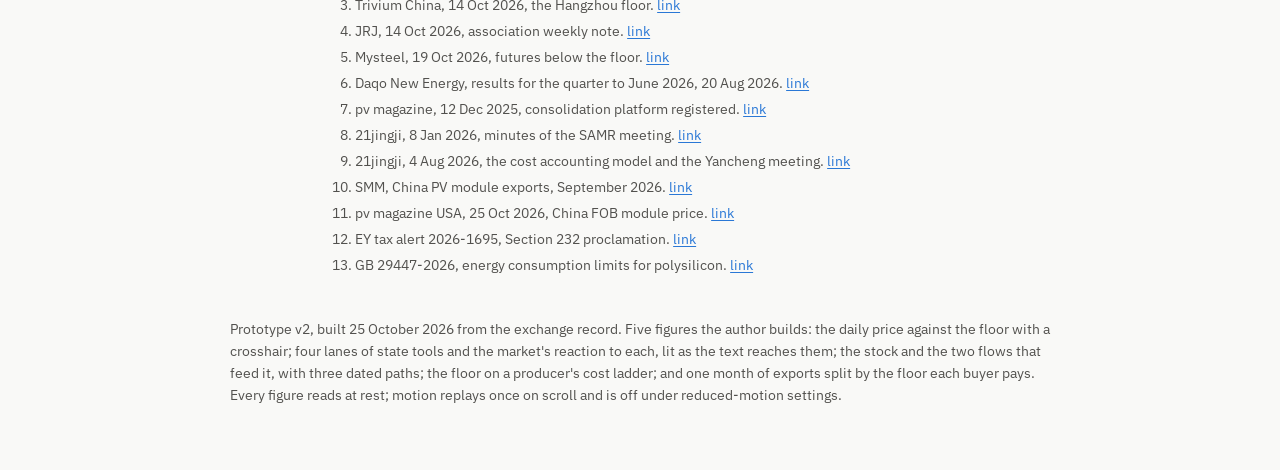
<file: memo-prototype/v2/index.html>
<!doctype html>
<html lang="en">
<head>
<meta charset="utf-8">
<meta name="viewport" content="width=device-width,initial-scale=1,viewport-fit=cover">
<title>The Floor Nobody Buys</title>
<link rel="icon" href="data:,">
<meta name="description" content="Format prototype v2 for a research memo: the house order on a rail, five figures built from the record, a trade with a horizon, and dated conditions for being wrong.">
<link rel="stylesheet" href="https://fonts.googleapis.com/css2?family=IBM+Plex+Serif:wght@400;500;600&family=IBM+Plex+Sans:wght@400;500;600&family=IBM+Plex+Mono:wght@400;500&display=swap">
<style>
/* Layout: a long-form research memo. A narrow text column (68ch) with figures that break out to 820px; a sticky rail on the left names the six parts of the house format. Every figure is static SVG generated from data; the script adds one crosshair, one scroll-driven scene and tooltips. */
:root{
  --bg:#f9f9f7; --surface:#fcfcfb; --ink:#0b0b0b; --ink2:#52514e; --mute:#898781;
  --grid:#e1e0d9; --axis:#c3c2b7; --rule:#e1e0d9;
  --s1:#2a78d6; --s2:#eb6834; --s3:#1baf7a;
  --ph:#f1efe8; --ph-ink:#6b6862;
  --display:"IBM Plex Serif",Georgia,"Times New Roman",serif;
  --body:"IBM Plex Sans","Helvetica Neue",Arial,sans-serif;
  --mono:"IBM Plex Mono",Menlo,Consolas,monospace;
}
@media (prefers-color-scheme: dark){ :root:not([data-theme="light"]){
  --bg:#0d0d0d; --surface:#1a1a19; --ink:#f0efec; --ink2:#c3c2b7; --mute:#898781;
  --grid:#2c2c2a; --axis:#383835; --rule:#2c2c2a;
  --s1:#3987e5; --s2:#d95926; --s3:#199e70; --ph:#232320; --ph-ink:#a7a49b; color-scheme:dark } }
:root[data-theme="dark"]{
  --bg:#0d0d0d; --surface:#1a1a19; --ink:#f0efec; --ink2:#c3c2b7; --mute:#898781;
  --grid:#2c2c2a; --axis:#383835; --rule:#2c2c2a;
  --s1:#3987e5; --s2:#d95926; --s3:#199e70; --ph:#232320; --ph-ink:#a7a49b; color-scheme:dark }

*{box-sizing:border-box} html{color-scheme:light} img{max-width:100%} [hidden]{display:none!important}
body{margin:0;background:var(--bg);color:var(--ink);font-family:var(--body);font-size:17px;line-height:1.6;
  padding-left:max(16px,env(safe-area-inset-left,0px));padding-right:max(16px,env(safe-area-inset-right,0px));padding-block:0 64px}
a{color:var(--s1);text-decoration-thickness:1px;text-underline-offset:2px}
h1,h2{font-family:var(--display);font-weight:600;text-wrap:balance;line-height:1.15;margin:0}
h1{font-size:clamp(1.9rem,4vw,2.7rem);letter-spacing:-.01em}
p{margin:0 0 1em}
.num{font-family:var(--mono);font-variant-numeric:tabular-nums}

.proto{font-family:var(--mono);font-size:.78rem;color:var(--ink2);border-bottom:1px solid var(--rule);padding:10px 0;display:flex;gap:14px;flex-wrap:wrap}
.proto b{color:var(--ink);font-weight:500}
.masthead{max-width:820px;margin:0 auto;padding:40px 0 20px}
.eyebrow{font-size:.74rem;letter-spacing:.09em;text-transform:uppercase;color:var(--ink2);margin-bottom:12px;font-weight:500}
.meta{color:var(--ink2);font-size:.92rem;margin-top:14px;display:flex;gap:16px;flex-wrap:wrap}

.wrap{max-width:1080px;margin:0 auto;display:grid;grid-template-columns:1fr;gap:0 40px}
@media (min-width:1000px){.wrap{grid-template-columns:200px minmax(0,820px)}}
.rail{font-size:.84rem;color:var(--ink2);border-bottom:1px solid var(--rule);margin:0 0 20px;padding:0 0 12px;display:flex;gap:4px 18px;flex-wrap:wrap}
.rail a{color:inherit;text-decoration:none;display:inline-flex;align-items:center;gap:8px;padding:4px 0}
.rail a::before{content:"";width:8px;height:8px;border:1px solid var(--axis);display:inline-block}
.rail a.cur{color:var(--ink);font-weight:500}
.rail a.cur::before{background:var(--s2);border-color:var(--s2)}
@media (min-width:1000px){.rail{position:sticky;top:env(safe-area-inset-top,0px);align-self:start;flex-direction:column;gap:6px;border:0;padding:8px 0 0;margin:0}
  .rail .lab{font-size:.72rem;letter-spacing:.08em;text-transform:uppercase;color:var(--mute);margin-bottom:6px}}
.rail .lab{display:none}@media (min-width:1000px){.rail .lab{display:block}}

main{min-width:0}
section{padding:8px 0 28px;border-bottom:1px solid var(--rule)}
section:last-of-type{border-bottom:0}
.text{max-width:68ch}
.part{font-family:var(--mono);font-size:.76rem;color:var(--mute);margin:18px 0 6px}
.ph{background:var(--ph);color:var(--ph-ink);border-left:3px solid var(--axis);padding:10px 14px;font-size:.93rem;max-width:68ch;margin:0 0 1.2em}
.ph b{font-weight:500}

figure.fig{margin:22px 0 8px;background:var(--surface);border:1px solid var(--rule);padding:16px 16px 12px;max-width:820px;position:relative}
figure.fig .figscroll{overflow-x:auto;-webkit-overflow-scrolling:touch}
figure.fig .figscroll:focus{outline:2px solid var(--s1);outline-offset:2px}
figure.fig svg{width:100%;height:auto;display:block;font-family:var(--mono);font-size:12px}
@media (max-width:640px){figure.fig svg{min-width:600px;font-size:13px}}
.fig .t,.scenefig .t{fill:var(--ink2)} .fig .tm,.scenefig .tm{fill:var(--mute)} .fig .ti,.scenefig .ti{fill:var(--ink)}
.fig .gl,.scenefig .gl{stroke:var(--grid);stroke-width:1} .fig .ax,.scenefig .ax{stroke:var(--axis);stroke-width:1}
figcaption{font-size:.84rem;color:var(--ink2);line-height:1.5;margin-top:10px}
.ftitle{font-family:var(--body);font-weight:600;font-size:1rem;color:var(--ink);margin:0 0 4px}
.fsub{font-size:.86rem;color:var(--ink2);margin:0 0 10px}
.legend{display:flex;gap:16px;flex-wrap:wrap;font-size:.82rem;color:var(--ink2);margin:0 0 8px}
.legend span::before{content:"";display:inline-block;width:14px;height:0;border-top:3px solid var(--c);vertical-align:middle;margin-right:6px}
.legend span.dash::before{border-top-style:dashed} .legend span.dots::before{border-top-style:dotted}
.legend span.fill::before{height:10px;background:var(--c);opacity:.25;border:0}
.pt{cursor:default} .pt:focus{outline:2px solid var(--s1);outline-offset:2px}
details{font-size:.86rem;color:var(--ink2);margin-top:8px} summary{cursor:pointer}
table{border-collapse:collapse;font-size:.86rem;margin-top:8px;width:100%} th,td{text-align:left;padding:6px 8px;border-bottom:1px solid var(--rule);vertical-align:top}
th{font-weight:500;color:var(--ink2)} td.n,th.n{text-align:right;font-family:var(--mono);font-variant-numeric:tabular-nums}
.tablewrap{overflow-x:auto} #t4{min-width:720px} #t4 td:first-child{white-space:nowrap}

/* Figure 1 crosshair: the readout is one line, the cursor snaps to the nearest trading day. */
.scrub{display:flex;gap:4px 18px;flex-wrap:wrap;align-items:baseline;border-top:1px solid var(--rule);border-bottom:1px solid var(--rule);padding:8px 0;margin:0 0 10px;font-size:.86rem;color:var(--ink2)}
.scrub .sd{color:var(--ink);font-weight:500}
.scrub .sv{font-size:1.15rem;color:var(--ink);font-weight:500}
.scrub .hint{margin-left:auto;font-size:.78rem;color:var(--mute)}
@media (hover:none){.scrub .hint{display:none}}
#f1 .cursor{stroke:var(--ink2);stroke-width:1;stroke-dasharray:3 3}
#f1 #f1-shade{fill:var(--bg);opacity:.5}
#f1 svg{touch-action:pan-y pan-x}

/* Figure 4 ribbons lift on hover. */
#f4 .rib{transition:opacity .2s;cursor:default} #f4 .rib:hover,#f4 .rib:focus{opacity:.95;outline:none}

/* Scene: four lanes of state tools over the price; the card nearest the middle of the screen lights its lane and the price reaction to it. */
.scene{margin:22px 0 10px;display:grid;grid-template-columns:minmax(0,1fr) minmax(0,2.1fr);gap:20px;align-items:start}
.scene .sticky{order:2;position:sticky;top:calc(env(safe-area-inset-top,0px) + 12px);background:var(--surface);border:1px solid var(--rule);padding:14px 14px 10px}
.steps{order:1;display:grid;gap:0}
.scenefig svg{width:100%;height:auto;display:block;font-family:var(--mono);font-size:12px}
.step{min-height:60vh;display:flex;align-items:center}
.step:first-child{min-height:48vh;align-items:flex-start;padding-top:8px}
.step .card{background:var(--surface);border:1px solid var(--rule);border-left:3px solid var(--axis);padding:12px 14px;font-size:.93rem;line-height:1.55;transition:border-color .3s}
.step.on .card{border-left-color:var(--s2)}
.step .when{font-family:var(--mono);font-size:.74rem;color:var(--ink2);margin:0 0 6px}
.step p{margin:0}
.scene .tail{min-height:26vh}
@media (max-width:760px){
  .scene{display:block}
  .scene .sticky{top:env(safe-area-inset-top,0px);z-index:3;margin:0 -2px;padding:10px 8px 6px}
  .scenefig svg{font-size:13px}
  .step{min-height:54vh;align-items:flex-end;padding-bottom:12px}
  .step:first-child{min-height:30vh}
  .scene .tail{min-height:18vh}
}
.js .scene .rx{opacity:0;transition:opacity .4s}
.js .scene .ev,.js .scene .lanelab,.js .scene .lane{transition:opacity .4s}
.js .scene[data-step="1"] .rx.s1,.js .scene[data-step="2"] .rx.s2,.js .scene[data-step="3"] .rx.s3,.js .scene[data-step="4"] .rx.s4{opacity:1}
.js .scene[data-step="1"] .lane.s1,.js .scene[data-step="2"] .lane.s2,.js .scene[data-step="3"] .lane.s3,.js .scene[data-step="4"] .lane.s4{opacity:1}
.js .scene[data-step="1"] .ev:not(.s1),.js .scene[data-step="2"] .ev:not(.s2),.js .scene[data-step="3"] .ev:not(.s3),.js .scene[data-step="4"] .ev:not(.s4),
.js .scene[data-step="1"] .lanelab:not(.s1),.js .scene[data-step="2"] .lanelab:not(.s2),.js .scene[data-step="3"] .lanelab:not(.s3),.js .scene[data-step="4"] .lanelab:not(.s4){opacity:.3}

.trade{border:1px solid var(--ink);padding:16px 18px;max-width:68ch;margin:14px 0 18px;display:grid;gap:8px}
.trade .row{display:grid;grid-template-columns:110px 1fr;gap:10px;font-size:.95rem}
.trade .k{font-family:var(--mono);font-size:.78rem;color:var(--ink2);padding-top:3px}
.wrong{list-style:none;padding:0;margin:10px 0 18px;max-width:68ch;display:grid;gap:0}
.wrong li{display:grid;grid-template-columns:1fr auto;gap:12px;padding:10px 0;border-bottom:1px solid var(--rule);font-size:.95rem}
.wrong .st{font-family:var(--mono);font-size:.76rem;color:var(--ink2);white-space:nowrap;display:inline-flex;align-items:center;gap:6px;padding-top:4px}
.wrong .st::before{content:"";width:9px;height:9px;border:1.5px solid var(--ink2);border-radius:50%}
.cal{display:flex;flex-wrap:wrap;gap:0 22px;margin:8px 0 6px;padding:0;list-style:none;font-size:.9rem}
.cal li{display:grid;grid-template-columns:auto 1fr;gap:8px;padding:6px 0;border-top:1px solid var(--rule);min-width:220px;flex:1 1 220px}
.cal .d{font-family:var(--mono);font-size:.8rem;color:var(--ink2);padding-top:2px;white-space:nowrap}
.src{font-size:.86rem;color:var(--ink2);padding-left:1.1em;margin:6px 0 0}
.src li{margin:0 0 4px}
footer{max-width:820px;margin:0 auto;padding:10px 0 0;color:var(--ink2);font-size:.86rem}
.tip{position:absolute;z-index:5;background:var(--ink);color:var(--bg);font-family:var(--mono);font-size:.78rem;padding:6px 9px;pointer-events:none;max-width:280px;line-height:1.4}

/* Motion: everything is drawn at rest. With scripting on, a figure replays a short draw once when it enters the viewport. */
.js .fig .draw{stroke-dasharray:var(--len,0);stroke-dashoffset:var(--len,0)}
.js .fig.in .draw{stroke-dashoffset:0;transition:stroke-dashoffset 1.3s ease-out}
.js .fig .fade{opacity:0} .js .fig.in .fade{opacity:1;transition:opacity .5s .9s}
@media (prefers-reduced-motion: reduce){
  .js .fig .draw{stroke-dasharray:none;stroke-dashoffset:0} .js .fig .fade{opacity:1}
  .js .fig.in .draw,.js .fig.in .fade,.js .scene .rx,.js .scene .ev,.js .scene .lanelab,.js .scene .lane,.step .card,#f4 .rib{transition:none}}
</style>
</head>
<body>
<div class="proto"><b>Format prototype v2</b><span>25 Oct 2026</span><span>Numbers are public and dated; prose is placeholder for the author's</span><span>Reads completely with motion off</span><span><a href="../">v1 for comparison</a></span></div>

<header class="masthead">
  <div class="eyebrow">Research memo · polysilicon</div>
  <h1>The Floor Nobody Buys</h1>
  <div class="meta"><span>Author name</span><span>25 October 2026</span><span>Working draft, structure only</span></div>
</header>

<div class="wrap">
<nav class="rail" aria-label="Parts of the memo">
  <div class="lab">The house order</div>
  <a href="#hook">1 The claim</a>
  <a href="#mechanism">2 Mechanism</a>
  <a href="#winners">3 Winners and losers</a>
  <a href="#expression">4 Expression</a>
  <a href="#wrong">5 Way to be wrong</a>
  <a href="#disclosure">6 Disclosure and sources</a>
</nav>

<main>
<section id="hook">
  <div class="part">1 · The claim the market holds</div>
  <div class="text">
  <p>On 11 October, eight producers holding more than 90 percent of China's effective polysilicon capacity met in Hangzhou and agreed that nothing would sell below 43,000 yuan a tonne. Five days later the November contract on the Guangzhou Futures Exchange closed at 34,285. The quote and the price sit 20 percent apart, and the association that publishes the quote counts two or three firms transacting at it. One of those two numbers is wrong.</p>
  </div>
  <p class="ph"><b>Author's paragraph.</b> What the equity market has priced on the floor: the move in the solar ETFs on the headlines, the sell-side line that effective capacity contracts by 28 to 40 percent, and the re-rating this implies for Tongwei, GCL and Daqo.</p>

  <figure class="fig" id="f1">
    <p class="ftitle">Polysilicon, yuan per tonne: the quoted floor and the traded price</p>
    <p class="fsub">Daily closes of the main contract, April to October 2026, with the association's quotes and the Hangzhou floor. The line breaks where the main contract rolls (ticks on the axis). Point at a day, or use the arrow keys, to read the close and its gap to the floor.</p>
    <div class="legend"><span style="--c:var(--s1)">Main contract close, GFEX</span><span class="dash" style="--c:var(--s2)">Spot quote, association weekly</span><span style="--c:var(--s2)">Producer floor</span><span class="fill" style="--c:var(--s2)">Gap between floor and price</span></div>
    <div class="scrub"><span class="sd" id="f1-d">19 Oct 2026</span><span class="ss" id="f1-s">November contract close</span><span class="sv num" id="f1-v">35,040 yuan/t</span><span class="sg num" id="f1-g">−18.5% vs the 43,000 floor</span><span class="hint">arrow keys move one trading day</span></div>
    <div class="figscroll" id="f1-scroll" tabindex="0" aria-label="Line chart with a movable cursor. Use the left and right arrow keys to move between trading days."><svg viewBox="0 0 760 360" role="img" aria-label="Daily closes of the Guangzhou polysilicon main contract from April to October 2026 against the 43,000 yuan producer floor set on 11 October. The contract last closed above 43,000 on 23 April and closed at 35,040 on 19 October, 18.5 percent below the floor.">
      <line class="gl" x1="60" x2="720" y1="300.0" y2="300.0"/>
      <text class="tm" x="52" y="304.0" text-anchor="end">30,000</text>
      <line class="gl" x1="60" x2="720" y1="212.5" y2="212.5"/>
      <text class="tm" x="52" y="216.5" text-anchor="end">35,000</text>
      <line class="gl" x1="60" x2="720" y1="125.0" y2="125.0"/>
      <text class="tm" x="52" y="129.0" text-anchor="end">40,000</text>
      <line class="gl" x1="60" x2="720" y1="37.5" y2="37.5"/>
      <text class="tm" x="52" y="41.5" text-anchor="end">45,000</text>
      <text class="tm" x="60.0" y="326" text-anchor="middle">Apr</text>
      <text class="tm" x="153.0" y="326" text-anchor="middle">May</text>
      <text class="tm" x="249.0" y="326" text-anchor="middle">Jun</text>
      <text class="tm" x="342.0" y="326" text-anchor="middle">Jul</text>
      <text class="tm" x="438.0" y="326" text-anchor="middle">Aug</text>
      <text class="tm" x="534.1" y="326" text-anchor="middle">Sep</text>
      <text class="tm" x="627.0" y="326" text-anchor="middle">Oct</text>
      <line class="ax" x1="60" x2="720" y1="300" y2="300"/>
      <line x1="60" x2="658.0" y1="72.5" y2="72.5" stroke="var(--s2)" stroke-width="1" stroke-dasharray="2 4" opacity=".7"/>
      <text class="t" x="648.0" y="86.5" text-anchor="end">43,000, the level the floor names</text>
      <polygon class="fade" points="661.1,72.5 661.1,209.0 664.2,210.8 667.3,223.9 670.4,243.0 673.5,225.0 682.8,211.8 685.9,216.7 689.0,234.8 692.1,223.4 695.2,216.7 695.2,72.5" fill="var(--s2)" fill-opacity=".16"/>
      <polyline points="103.4,207.2 617.7,125.0 667.3,72.5" fill="none" stroke="var(--s2)" stroke-width="2" stroke-dasharray="6 5"/>
      <line class="draw" x1="658.0" x2="720" y1="72.5" y2="72.5" stroke="var(--s2)" stroke-width="2.5"/>
      <text class="ti" x="720" y="64.5" text-anchor="end" font-weight="500">floor 43,000 · 11 Oct</text>
      <polyline class="draw" points="60.0,217.4 63.1,208.2 66.2,234.0 78.6,258.0 81.7,252.8 84.8,270.4 87.9,262.8 97.2,216.5 100.3,228.5 103.4,215.6" fill="none" stroke="var(--s1)" stroke-width="2"/>
      <polyline class="draw" points="106.5,135.8 109.6,128.9 118.9,73.3 122.0,78.2 125.1,32.2 128.2,56.3 131.3,113.5 140.6,142.2 143.7,144.2 146.8,149.8 149.9,153.3 168.5,141.1 171.5,117.5 174.6,150.6 183.9,156.2 187.0,187.5 190.1,174.2 193.2,167.5 196.3,177.1 205.6,178.7" fill="none" stroke="var(--s1)" stroke-width="2"/>
      <polyline class="draw" points="208.7,175.5 211.8,161.1 214.9,176.1 218.0,168.1 227.3,161.5 230.4,170.9 233.5,182.2 236.6,178.2 239.7,180.4 249.0,155.1 252.1,168.6 255.2,184.4 258.3,203.5 261.4,200.7 270.7,205.5 273.8,225.1 276.9,193.2 280.0,165.1 283.1,172.9 292.4,159.5 295.5,205.2 298.6,185.8 301.7,197.8 314.1,193.4 317.2,198.5 320.3,186.5 323.4,201.4 326.5,217.0 335.8,208.7 338.9,206.8 342.0,198.1 345.1,203.0 348.2,199.2 357.5,196.3 360.6,194.6 363.7,204.2 366.8,198.6 369.9,188.9 379.2,193.1 382.3,198.2 385.4,209.7 388.5,210.1 391.5,230.3 400.8,241.2 403.9,234.2 407.0,225.6 410.1,235.0 413.2,241.1 422.5,236.3 425.6,254.1 428.7,253.1 431.8,255.2 434.9,246.8 444.2,196.9 447.3,200.0 450.4,204.1 453.5,196.8 456.6,176.8 465.9,188.2 469.0,175.7 472.1,156.7" fill="none" stroke="var(--s1)" stroke-width="2"/>
      <polyline class="draw" points="475.2,153.2 478.3,139.2 487.6,142.8 490.7,166.5 493.8,163.2 496.9,151.7 500.0,152.5 509.3,165.3 512.4,174.8 515.5,166.2 518.6,164.7 521.7,166.9 531.0,176.9 534.1,160.0 537.2,179.2 540.3,170.2 543.4,163.6 552.7,176.4 555.8,174.1 558.9,166.7 562.0,182.5 565.1,186.6 574.4,181.7 577.5,182.7 580.6,180.4 583.7,186.4 586.8,186.4 596.1,181.0 599.2,165.2 602.3,175.9 605.4,177.7 617.7,177.9 620.8,190.6 623.9,184.8 648.7,189.1 651.8,192.9 661.1,209.0 664.2,210.8 667.3,223.9 670.4,243.0 673.5,225.0 682.8,211.8 685.9,216.7 689.0,234.8 692.1,223.4 695.2,216.7" fill="none" stroke="var(--s1)" stroke-width="2"/>
      <line x1="106.5" x2="106.5" y1="300" y2="307" stroke="var(--ink2)" stroke-width="1.5"/>
      <line x1="208.7" x2="208.7" y1="300" y2="307" stroke="var(--ink2)" stroke-width="1.5"/>
      <line x1="475.2" x2="475.2" y1="300" y2="307" stroke="var(--ink2)" stroke-width="1.5"/>
      <circle class="pt" cx="103.4" cy="207.2" r="5" fill="var(--surface)" stroke="var(--s2)" stroke-width="2" tabindex="0" data-tip="Spot, 15 Apr 2026: 35,300 yuan/t"/>
      <circle class="pt" cx="617.7" cy="125.0" r="5" fill="var(--surface)" stroke="var(--s2)" stroke-width="2" tabindex="0" data-tip="Spot transaction average, 28 Sep 2026: above 40,000 yuan/t"/>
      <circle class="pt" cx="667.3" cy="72.5" r="5" fill="var(--surface)" stroke="var(--s2)" stroke-width="2" tabindex="0" data-tip="Quote, week of 14 Oct 2026: 43,000, two to three firms transacting"/>
      <circle cx="128.2" cy="56.3" r="3.5" fill="var(--s1)" stroke="var(--surface)" stroke-width="1.5"/>
      <text class="t" x="136.2" y="60.3" text-anchor="start">43,925 · 23 Apr, last close above 43,000</text>
      <circle cx="478.3" cy="139.2" r="3.5" fill="var(--s1)" stroke="var(--surface)" stroke-width="1.5"/>
      <text class="t" x="478.3" y="129.2" text-anchor="middle">39,190 · 14 Aug</text>
      <circle cx="670.4" cy="243.0" r="3.5" fill="var(--s1)" stroke="var(--surface)" stroke-width="1.5"/>
      <text class="t" x="662.4" y="259.0" text-anchor="end">33,255 · 15 Oct</text>
      <text class="t" x="95.9" y="285.3">31,070 intraday low · 10 Apr</text>
      <g class="fade"><line x1="696.8" x2="696.8" y1="72.5" y2="211.8" stroke="var(--ink2)" stroke-width="1"/><line x1="692.8" x2="700.8" y1="72.5" y2="72.5" stroke="var(--ink2)"/><line x1="692.8" x2="700.8" y1="211.8" y2="211.8" stroke="var(--ink2)"/><text class="ti" x="690.8" y="147.2" text-anchor="end" font-weight="500" font-size="16"><tspan data-count="18.5" data-prefix="−" data-suffix="%">−18.5%</tspan></text><text class="t" x="690.8" y="162.2" text-anchor="end">19 Oct</text></g>
      <rect id="f1-shade" x="682.8" y="20" width="37.2" height="280" hidden/>
      <line id="f1-cursor" class="cursor" x1="0" x2="0" y1="20" y2="300" hidden/>
      <circle id="f1-dot" cx="0" cy="0" r="5" fill="var(--s1)" stroke="var(--surface)" stroke-width="2" hidden/>
    </svg></div>
    <figcaption>Guangzhou Futures Exchange daily closes of the main contract, pulled 25 Oct 2026 through the Sina Finance futures feed; the line breaks where the main contract rolled (16 Apr to June, 19 May to September, 13 Aug to November) and follows the November contract after 22 Oct. Association n-type rod quotes: JRJ, 14 Oct 2026; Eastmoney, 28 Sep 2026. Floor: Trivium China, 14 Oct 2026.</figcaption>
    <details><summary>Points named in the text</summary>
      <div class="tablewrap"><table><tr><th>Date</th><th>Series</th><th class="n">Yuan per tonne</th><th class="n">Gap to 43,000</th><th>Source</th></tr>
      <tr><td>10 Apr 2026</td><td>Intraday low, May contract</td><td class="n">31,070</td><td class="n">−27.7%</td><td>GFEX</td></tr>
      <tr><td>15 Apr 2026</td><td>Spot</td><td class="n">35,300</td><td class="n">−17.9%</td><td>Association via clean-tech note</td></tr>
      <tr><td>23 Apr 2026</td><td>Close, June contract, last above 43,000</td><td class="n">43,925</td><td class="n">+2.2%</td><td>GFEX</td></tr>
      <tr><td>14 Aug 2026</td><td>Close, November contract</td><td class="n">39,190</td><td class="n">−8.9%</td><td>GFEX</td></tr>
      <tr><td>28 Sep 2026</td><td>Spot transaction average</td><td class="n">above 40,000</td><td class="n">−7.0% or less</td><td>Eastmoney, 28 Sep 2026</td></tr>
      <tr><td>11 Oct 2026</td><td>Producer floor</td><td class="n">43,000</td><td class="n">0</td><td>Trivium China, 14 Oct 2026</td></tr>
      <tr><td>14 Oct 2026</td><td>Spot quote</td><td class="n">43,000</td><td class="n">0</td><td>JRJ, 14 Oct 2026</td></tr>
      <tr><td>15 Oct 2026</td><td>Close, November contract</td><td class="n">33,255</td><td class="n">−22.7%</td><td>GFEX; pv magazine</td></tr>
      <tr><td>16 Oct 2026</td><td>Close, November contract</td><td class="n">34,285</td><td class="n">−20.3%</td><td>GFEX; Securities Times via Eastmoney, 17 Oct 2026</td></tr>
      <tr><td>19 Oct 2026</td><td>Close, November contract</td><td class="n">35,040</td><td class="n">−18.5%</td><td>GFEX; Mysteel, 19 Oct 2026</td></tr>
      <tr><td>23 Oct 2026</td><td>Close, November contract</td><td class="n">34,760</td><td class="n">−19.2%</td><td>GFEX</td></tr></table></div>
    </details>
  </figure>
</section>

<section id="mechanism">
  <div class="part">2 · Mechanism</div>
  <div class="text">
  <p>A floor announced by private firms binds only if someone enforces it. The state has used three tools on this market in twelve months, and a fourth that it did not aim at the price. The record below is the market's reaction to each, measured on the contract that was live that day.</p>
  </div>

  <div class="scene" data-step="0">
    <div class="sticky scenefig">
      <p class="ftitle">Four tools, one price</p>
      <p class="fsub">What the state did, when, and what the main contract did in the sessions after. December 2025 to January 2027.</p>
      <svg viewBox="0 0 580 460" role="img" aria-label="Four lanes of dated state actions, antitrust, Price Law, energy standard, and taxes and trade, above the daily close of the polysilicon main contract from December 2025 to October 2026. The contract fell 16 percent in five sessions after the January antitrust meeting and 46 percent to its April low, rose 20 percent in ten sessions after the July Price Law meetings and gave it back by mid-October, and fell 4.9 percent in two sessions after the 11 October floor.">
        <text class="tm" x="0" y="16" font-size="10.5" letter-spacing=".08em">STATE TOOL</text>
        <rect class="lane s1" x="0" y="22.0" width="580" height="44" fill="var(--ph)" opacity="0"/>
        <line x1="124" x2="560" y1="44" y2="44" stroke="var(--grid)" stroke-width="1"/>
        <text class="ti lanelab s1" x="0" y="48" font-size="11.5" font-weight="500">Antitrust</text>
        <rect class="lane s2" x="0" y="66.0" width="580" height="44" fill="var(--ph)" opacity="0"/>
        <line x1="124" x2="560" y1="88" y2="88" stroke="var(--grid)" stroke-width="1"/>
        <text class="ti lanelab s2" x="0" y="92" font-size="11.5" font-weight="500">Price Law</text>
        <rect class="lane s3" x="0" y="110.0" width="580" height="44" fill="var(--ph)" opacity="0"/>
        <line x1="124" x2="560" y1="132" y2="132" stroke="var(--grid)" stroke-width="1"/>
        <text class="ti lanelab s3" x="0" y="136" font-size="11.5" font-weight="500">Energy standard</text>
        <rect class="lane s4" x="0" y="154.0" width="580" height="44" fill="var(--ph)" opacity="0"/>
        <line x1="124" x2="560" y1="176" y2="176" stroke="var(--grid)" stroke-width="1"/>
        <text class="ti lanelab s4" x="0" y="180" font-size="11.5" font-weight="500">Taxes and trade</text>
        <g class="ev s1"><circle cx="132.2" cy="44" r="4" fill="var(--ink)" stroke="var(--ink)" stroke-width="1.5"/><text class="t" x="138.2" y="38" text-anchor="start" font-size="10.5">9 Dec · consolidation vehicle registered</text></g>
        <g class="ev s1"><circle cx="160.8" cy="44" r="4" fill="var(--ink)" stroke="var(--ink)" stroke-width="1.5"/><text class="t" x="166.8" y="62" text-anchor="start" font-size="10.5">6 Jan · SAMR bars price and output agreements</text></g>
        <g class="ev s2"><circle cx="367.6" cy="88" r="4" fill="var(--ink)" stroke="var(--ink)" stroke-width="1.5"/><text class="t" x="361.6" y="82" text-anchor="end" font-size="10.5">27 to 31 Jul · cost model, Yancheng</text></g>
        <g class="ev s2"><circle cx="377.8" cy="88" r="4" fill="var(--ink)" stroke="var(--ink)" stroke-width="1.5"/><text class="t" x="383.8" y="106" text-anchor="start" font-size="10.5">6 Aug · pledge</text></g>
        <g class="ev s2"><circle cx="445.4" cy="88" r="4" fill="var(--ink)" stroke="var(--ink)" stroke-width="1.5"/><text class="t" x="451.4" y="82" text-anchor="start" font-size="10.5">11 Oct · floor</text></g>
        <g class="ev s3"><circle cx="336.9" cy="132" r="4" fill="var(--ink)" stroke="var(--ink)" stroke-width="1.5"/><text class="t" x="330.9" y="126" text-anchor="end" font-size="10.5">27 Jun · GB 29447 published</text></g>
        <g class="ev s3"><circle cx="529.3" cy="132" r="4" fill="var(--surface)" stroke="var(--ink)" stroke-width="1.5"/><text class="t" x="523.3" y="126" text-anchor="end" font-size="10.5">1 Jan 2027 · in force</text></g>
        <g class="ev s4"><circle cx="247.8" cy="176" r="4" fill="var(--ink)" stroke="var(--ink)" stroke-width="1.5"/><text class="t" x="253.8" y="170" text-anchor="start" font-size="10.5">1 Apr · VAT rebate ends</text></g>
        <g class="ev s4"><circle cx="450.5" cy="176" r="4" fill="var(--ink)" stroke="var(--ink)" stroke-width="1.5"/><text class="t" x="444.5" y="206" text-anchor="end" font-size="10.5">16 Oct · export-control draft</text></g>
        <g class="ev s4"><circle cx="377.8" cy="176" r="4" fill="var(--ink)" stroke="var(--ink)" stroke-width="1.5"/><text class="t" x="383.8" y="194" text-anchor="start" font-size="10.5">6 Aug · Section 232 proclaimed</text></g>
        <g class="ev s4"><circle cx="500.6" cy="176" r="4" fill="var(--surface)" stroke="var(--ink)" stroke-width="1.5"/><text class="t" x="494.6" y="158" text-anchor="end" font-size="10.5">4 Dec · US import floor</text></g>
        <text class="tm" x="0" y="230" font-size="10.5" letter-spacing=".08em">MAIN CONTRACT, YUAN PER TONNE, CLOSE</text>
        <line class="gl" x1="124" x2="560" y1="420.0" y2="420.0"/><text class="tm" x="118" y="424.0" text-anchor="end" font-size="10.5">30,000</text>
        <line class="gl" x1="124" x2="560" y1="363.8" y2="363.8"/><text class="tm" x="118" y="367.8" text-anchor="end" font-size="10.5">40,000</text>
        <line class="gl" x1="124" x2="560" y1="307.5" y2="307.5"/><text class="tm" x="118" y="311.5" text-anchor="end" font-size="10.5">50,000</text>
        <line class="gl" x1="124" x2="560" y1="251.2" y2="251.2"/><text class="tm" x="118" y="255.2" text-anchor="end" font-size="10.5">60,000</text>
        <line x1="124" x2="560" y1="346.9" y2="346.9" stroke="var(--s2)" stroke-width="1" stroke-dasharray="2 4" opacity=".8"/>
        <line x1="445.4" x2="560" y1="346.9" y2="346.9" stroke="var(--s2)" stroke-width="2.5"/>
        <text class="t" x="560" y="359.9" text-anchor="end" font-size="10.5">43,000 floor, from 11 Oct</text>
        <line class="ax" x1="124" x2="560" y1="420" y2="420"/>
        <text class="tm" x="124.0" y="438" text-anchor="middle" font-size="10.5">D</text>
        <text class="tm" x="155.7" y="438" text-anchor="middle" font-size="10.5">J</text>
        <text class="tm" x="187.5" y="438" text-anchor="middle" font-size="10.5">F</text>
        <text class="tm" x="216.1" y="438" text-anchor="middle" font-size="10.5">M</text>
        <text class="tm" x="247.8" y="438" text-anchor="middle" font-size="10.5">A</text>
        <text class="tm" x="278.5" y="438" text-anchor="middle" font-size="10.5">M</text>
        <text class="tm" x="310.3" y="438" text-anchor="middle" font-size="10.5">J</text>
        <text class="tm" x="341.0" y="438" text-anchor="middle" font-size="10.5">J</text>
        <text class="tm" x="372.7" y="438" text-anchor="middle" font-size="10.5">A</text>
        <text class="tm" x="404.4" y="438" text-anchor="middle" font-size="10.5">S</text>
        <text class="tm" x="435.1" y="438" text-anchor="middle" font-size="10.5">O</text>
        <text class="tm" x="466.9" y="438" text-anchor="middle" font-size="10.5">N</text>
        <text class="tm" x="497.6" y="438" text-anchor="middle" font-size="10.5">D</text>
        <text class="tm" x="529.3" y="438" text-anchor="middle" font-size="10.5">J</text>
        <text class="tm" x="124.0" y="452" text-anchor="middle" font-size="10.5">2025</text>
        <text class="tm" x="155.7" y="452" text-anchor="middle" font-size="10.5">2026</text>
        <text class="tm" x="529.3" y="452" text-anchor="middle" font-size="10.5">2027</text>
        <line x1="132.2" x2="132.2" y1="420" y2="426" stroke="var(--ink2)" stroke-width="1.5"/>
        <line x1="263.2" x2="263.2" y1="420" y2="426" stroke="var(--ink2)" stroke-width="1.5"/>
        <line x1="297.0" x2="297.0" y1="420" y2="426" stroke="var(--ink2)" stroke-width="1.5"/>
        <line x1="385.0" x2="385.0" y1="420" y2="426" stroke="var(--ink2)" stroke-width="1.5"/>
        <g class="rx s1"><rect x="132.2" y="240" width="14.3" height="180" fill="var(--s2)" fill-opacity=".14"/><text class="ti" x="152.5" y="269.6" text-anchor="start" font-size="11" font-weight="500">+11.6% in ten sessions</text></g>
        <g class="rx s1"><rect x="160.8" y="240" width="7.2" height="180" fill="var(--s2)" fill-opacity=".14"/><text class="ti" x="173.0" y="317.1" text-anchor="start" font-size="11" font-weight="500">−16.4% in five</text></g>
        <g class="rx s1"><line x1="265.1" x2="265.1" y1="254.8" y2="408.0" stroke="var(--ink2)" stroke-width="1"/><line x1="261.1" x2="269.1" y1="254.8" y2="254.8" stroke="var(--ink2)"/><line x1="261.1" x2="269.1" y1="408.0" y2="408.0" stroke="var(--ink2)"/><text class="ti" x="271.1" y="300" font-size="13" font-weight="500">−46%</text><text class="t" x="271.1" y="314" font-size="10.5">6 Jan close to 10 Apr close</text></g>
        <g class="rx s2"><rect x="371.7" y="240" width="14.3" height="180" fill="var(--s2)" fill-opacity=".14"/><text class="ti" x="381.0" y="360.3" text-anchor="end" font-size="11" font-weight="500">+19.9% in ten</text></g>
        <g class="rx s2"><text class="t" x="429.0" y="403.1" font-size="10.5">then −15% to 15 Oct</text></g>
        <g class="rx s2"><rect x="445.4" y="240" width="3.1" height="180" fill="var(--s2)" fill-opacity=".14"/><text class="ti" x="441.4" y="340.9" text-anchor="end" font-size="11" font-weight="500">−4.9% in two</text></g>
        <g class="rx s3"><rect x="338.9" y="240" width="14.3" height="180" fill="var(--s2)" fill-opacity=".14"/><text class="ti" x="359.3" y="375.6" font-size="11" font-weight="500">+3.9% in ten,</text><text class="ti" x="359.3" y="388.6" font-size="11" font-weight="500">−3.2% in twenty</text></g>
        <g class="rx s4"><rect x="247.8" y="240" width="8.2" height="180" fill="var(--s2)" fill-opacity=".14"/><text class="ti" x="261.0" y="414.5" text-anchor="start" font-size="11" font-weight="500">−10% in five</text></g>
        <g class="rx s4"><rect x="450.5" y="240" width="7.2" height="180" fill="var(--s2)" fill-opacity=".14"/><text class="ti" x="463.7" y="397.2" text-anchor="start" font-size="11" font-weight="500">+4.5% in five</text></g>
        <polyline points="124.0,264.2 125.0,272.0 126.0,265.7 127.1,268.6 128.1,276.5 131.2,281.9" fill="none" stroke="var(--s1)" stroke-width="1.6"/>
        <polyline points="132.2,281.5 133.2,281.6 134.2,275.1 135.3,267.1 138.3,262.3 139.4,259.1 140.4,242.3 141.4,255.2 142.4,249.9 145.5,257.7 146.5,255.6 147.5,260.8 148.6,247.0 149.6,257.1 152.7,270.9 153.7,263.1 154.7,262.9 159.8,258.9 160.8,254.8 161.9,260.8 162.9,287.2 163.9,300.2 167.0,307.5 168.0,313.1 169.0,313.4 170.1,315.0 171.1,306.4 174.2,304.7 175.2,303.6 176.2,309.2 177.2,304.6 178.2,303.4 181.3,300.3 182.3,296.8 183.4,303.0 184.4,311.2 185.4,323.6 188.5,324.1 189.5,307.5 190.5,300.8 191.5,310.0 192.6,311.5 195.6,311.0 196.7,313.4 197.7,312.1 198.7,313.0 199.7,311.4 211.0,324.4 212.0,320.8 213.0,328.2 214.1,327.2 217.1,336.0 218.2,342.9 219.2,351.4 220.2,350.9 221.2,357.5 224.3,348.6 225.3,350.0 226.3,349.2 227.4,348.2 228.4,352.3 231.5,354.2 232.5,354.4 233.5,363.2 234.5,371.9 235.6,376.3 238.6,389.4 239.7,387.8 240.7,382.0 241.7,388.8 242.7,388.1 245.8,383.2 246.8,390.8 247.8,393.4 248.9,390.5 249.9,398.8 254.0,406.5 255.0,404.8 256.0,410.5 257.1,408.0 260.1,393.2 261.1,397.0 262.2,392.9" fill="none" stroke="var(--s1)" stroke-width="1.6"/>
        <polyline points="263.2,367.2 264.2,365.0 267.3,347.1 268.3,348.7 269.3,333.9 270.4,341.7 271.4,360.1 274.5,369.3 275.5,369.9 276.5,371.7 277.5,372.9 283.7,368.9 284.7,361.3 285.7,372.0 288.8,373.8 289.8,383.8 290.8,379.6 291.8,377.4 292.9,380.5 295.9,381.0" fill="none" stroke="var(--s1)" stroke-width="1.6"/>
        <polyline points="297.0,380.0 298.0,375.4 299.0,380.2 300.0,377.6 303.1,375.5 304.1,378.5 305.2,382.1 306.2,380.9 307.2,381.6 310.3,373.4 311.3,377.8 312.3,382.8 313.3,389.0 314.4,388.1 317.4,389.6 318.5,395.9 319.5,385.7 320.5,376.6 321.5,379.1 324.6,374.8 325.6,389.5 326.6,383.3 327.7,387.1 331.8,385.7 332.8,387.4 333.8,383.5 334.8,388.3 335.9,393.3 338.9,390.7 340.0,390.0 341.0,387.3 342.0,388.8 343.0,387.6 346.1,386.7 347.1,386.1 348.1,389.2 349.2,387.4 350.2,384.3 353.3,385.6 354.3,387.3 355.3,391.0 356.3,391.1 357.4,397.6 360.4,401.1 361.4,398.9 362.5,396.1 363.5,399.1 364.5,401.1 367.6,399.5 368.6,405.2 369.6,404.9 370.7,405.6 371.7,402.9 374.8,386.9 375.8,387.9 376.8,389.2 377.8,386.8 378.8,380.4 381.9,384.1 382.9,380.0 384.0,373.9" fill="none" stroke="var(--s1)" stroke-width="1.6"/>
        <polyline points="385.0,372.8 386.0,368.3 389.1,369.5 390.1,377.1 391.1,376.0 392.2,372.3 393.2,372.6 396.2,376.7 397.3,379.8 398.3,377.0 399.3,376.5 400.3,377.2 403.4,380.4 404.4,375.0 405.5,381.2 406.5,378.3 407.5,376.2 410.6,380.3 411.6,379.5 412.6,377.2 413.6,382.2 414.7,383.6 417.7,382.0 418.8,382.3 419.8,381.6 420.8,383.5 421.8,383.5 424.9,381.8 425.9,376.7 426.9,380.1 428.0,380.7 432.1,380.8 433.1,384.8 434.1,383.0 442.3,384.4 443.3,385.6 446.4,390.8 447.4,391.3 448.4,395.5 449.5,401.7 450.5,395.9 453.6,391.6 454.6,393.2 455.6,399.0 456.6,395.4 457.7,393.2" fill="none" stroke="var(--s1)" stroke-width="1.6"/>
        <circle cx="140.4" cy="242.3" r="3" fill="var(--s1)" stroke="var(--surface)" stroke-width="1.5"/><text class="t" x="146.4" y="246.3" font-size="10.5">61,595 · 17 Dec</text>
        <circle cx="257.1" cy="408.0" r="3" fill="var(--s1)" stroke="var(--surface)" stroke-width="1.5"/><text class="t" x="250.1" y="412.0" text-anchor="end" font-size="10.5">32,125 · 10 Apr</text>
        <line x1="457.7" x2="457.7" y1="240" y2="420" stroke="var(--axis)" stroke-width="1" stroke-dasharray="2 3"/><text class="tm" x="461.7" y="252" font-size="10.5">data to 23 Oct</text>
      </svg>
      <figcaption>Closes from the Guangzhou Futures Exchange via Sina Finance, pulled 25 Oct 2026. Reactions are measured on the contract that was the main contract on the event day; the line breaks at rolls. Events: 21jingji, 8 Jan and 4 Aug 2026; Daqo release, 20 Aug 2026; Trivium China, 14 Oct 2026; GB 29447-2026; EY tax alert 2026-1695.</figcaption>
    </div>
    <div class="steps">
      <div class="step" data-step="1"><div class="card"><p class="when">Antitrust · 6 January 2026</p><p>A consolidation vehicle registered on 9 December was to buy and shut a third of surplus capacity. The main contract rose 11.6 percent in the next ten sessions and closed at 61,595 on 17 December. On 6 January the State Administration for Market Regulation barred the producers from any agreement on capacity, output or price. The contract fell 16.4 percent in five sessions and 46 percent by its 10 April low. The one tool the market believed was the one that removed a premium.</p></div></div>
      <div class="step" data-step="2"><div class="card"><p class="when">Price Law · 27 July to 11 October 2026</p><p>The association's cost model (27 July) and the regulator's Yancheng meeting (31 July) changed the legal theory: a cartel is illegal, and so is selling below cost. The September contract rose 19.9 percent in ten sessions; the November contract then gave back 15 percent, from 39,190 on 14 August to 33,255 on 15 October. The 43,000 floor set on 11 October was followed by a 4.9 percent fall in two sessions. No main contract has closed above 43,000 since 23 April.</p></div></div>
      <div class="step" data-step="3"><div class="card"><p class="when">Energy standard · published 27 June, in force 1 January 2027</p><p>GB 29447-2026 is the one tool in the sequence with the force of law: existing lines must run at 6.3 kilograms of coal equivalent per kilogram or close, against a 2025 industry average of 6.8. The contract rose 3.9 percent in the ten sessions after publication and was down 3.2 percent after twenty. Nameplate capacity above 3.5 million tonnes a year stands against output near 1.2 to 1.3 million, so most of what the standard retires is already idle.</p></div></div>
      <div class="step" data-step="4"><div class="card"><p class="when">Taxes and trade · 1 April and 4 December 2026</p><p>The export VAT rebate ended on 1 April: a record 68 GW of modules shipped in March, and exports are down 9.6 percent year on year through September. Washington's minimum import price of 0.38 dollars a watt applies from 4 December, against a China FOB price of 0.107. Neither moved the polysilicon contract for long (minus 10 percent in the five sessions after 1 April, plus 4.5 percent after the 16 October export-control draft). They moved volumes. The floors that bind are taxes.</p></div></div>
      <div class="tail"></div>
    </div>
  </div>

  <div class="text">
  <p>What the floor rests on, then, is the Price Law's clause against selling below cost and a cost model written by the trade association. Converted without VAT, 43,000 yuan a tonne is about 5.32 dollars a kilogram. Daqo's second quarter put cash cost at 4.57 and total cost at 5.95. The floor clears cash cost and misses full cost, even for one of the lowest-cost producers. It is a cash-cost floor presented as a cost floor, and it is being held by not selling.</p>
  </div>

  <figure class="fig" id="f2">
    <p class="ftitle">Held by not selling: the stock and the two flows</p>
    <p class="fsub">End of September 2026. Output on the October plan, demand as the association reports it, and the stock the difference builds. Below, three paths to the end-December note that condition 3 in the way to be wrong reads from.</p>
    <div class="figscroll"><svg viewBox="0 0 760 160" role="img" aria-label="Flow diagram: 105 kilotonnes a month of output against 88 of demand; the 17 kilotonne difference flows into a stock of 572 kilotonnes at end September, 5.4 months of output.">
      <text class="tm" x="60" y="12" font-size="10.5" letter-spacing=".08em">KILOTONNES A MONTH</text>
      <rect x="60" y="18" width="250" height="57.8" fill="var(--s3)" opacity=".85"/>
      <text x="70" y="51.9" fill="#ffffff" font-weight="500">Output 105 · October plan</text>
      <rect x="310" y="18" width="14" height="57.8" fill="var(--ink)"/>
      <rect x="324" y="18" width="300" height="48.4" fill="var(--s3)" opacity=".85"/>
      <text x="334" y="47.2" fill="#ffffff" font-weight="500">Demand 88</text>
      <path d="M324,66.4 h120 q24,0 24,24 v10 h-9.4 v-10 q0,-14.6 -14.6,-14.6 h-105.3 z" fill="var(--s3)"/>
      <text class="ti" x="476" y="96.4" font-weight="500">+17 a month into stock</text>
      <rect x="400" y="106.4" width="330" height="44" fill="none" stroke="var(--ink)" stroke-width="1.5"/>
      <text class="ti" x="410" y="124.4" font-weight="500">Stock 572 kt at end September</text><text class="t" x="410" y="142.4">5.4 months of output, 6.5 months of demand</text>
    </svg></div>
    <div class="legend"><span style="--c:var(--s3)">105 in, 88 out: the October plan continues</span><span class="dash" style="--c:var(--s3)">Output cut to demand, 88 in</span><span class="dots" style="--c:var(--s3)">Output 47 a month, what prints 450 at end December</span></div>
    <div class="figscroll"><svg viewBox="0 0 760 290" role="img" aria-label="Three inventory paths from 572 kilotonnes at end September to end March 2027: on the October plan the stock reaches 623 at end December; with output equal to demand it stays at 572; printing 450 at end December takes output of 47 kilotonnes a month, 45 percent of the October plan.">
      <line class="gl" x1="60" x2="740" y1="250.0" y2="250.0"/><text class="tm" x="52" y="254.0" text-anchor="end">300</text>
      <line class="gl" x1="60" x2="740" y1="190.0" y2="190.0"/><text class="tm" x="52" y="194.0" text-anchor="end">450</text>
      <line class="gl" x1="60" x2="740" y1="130.0" y2="130.0"/><text class="tm" x="52" y="134.0" text-anchor="end">600</text>
      <line class="gl" x1="60" x2="740" y1="70.0" y2="70.0"/><text class="tm" x="52" y="74.0" text-anchor="end">750 kt</text>
      <text class="tm" x="70" y="274" text-anchor="middle">Sep</text>
      <text class="tm" x="175" y="274" text-anchor="middle">Oct</text>
      <text class="tm" x="280" y="274" text-anchor="middle">Nov</text>
      <text class="tm" x="385" y="274" text-anchor="middle">Dec</text>
      <text class="tm" x="490" y="274" text-anchor="middle">Jan</text>
      <text class="tm" x="595" y="274" text-anchor="middle">Feb</text>
      <text class="tm" x="700" y="274" text-anchor="middle">Mar</text>
      <line class="ax" x1="60" x2="740" y1="250" y2="250"/>
      <line x1="60" x2="740" y1="190.0" y2="190.0" stroke="var(--ink2)" stroke-width="1.5" stroke-dasharray="4 3"/><text class="t" x="736" y="184.0" text-anchor="end">450 kt · the end-December test</text>
      <line x1="385" x2="385" y1="30" y2="250" stroke="var(--axis)" stroke-width="1" stroke-dasharray="2 3"/><text class="tm" x="390" y="42">end-December note</text>
      <polyline class="draw" points="70,141.2 175,134.4 280,127.6 385,120.8 490,114.0 595,107.2 700,100.4" fill="none" stroke="var(--s3)" stroke-width="2.25"/>
      <circle class="pt" cx="70" cy="141.2" r="4" fill="var(--s3)" stroke="var(--s3)" stroke-width="2" tabindex="0" data-tip="End Sep (reported), 105 in, 88 out: the October plan continues: 572 kt"/>
      <circle class="pt" cx="385" cy="120.8" r="5" fill="var(--surface)" stroke="var(--s3)" stroke-width="2" tabindex="0" data-tip="End Dec, 105 in, 88 out: the October plan continues: 623 kt"/>
      <circle class="pt" cx="700" cy="100.4" r="4" fill="var(--surface)" stroke="var(--s3)" stroke-width="2" tabindex="0" data-tip="End Mar, 105 in, 88 out: the October plan continues: 674 kt"/>
      <text class="ti" x="394" y="112.8" font-weight="500">623</text>
      <polyline points="70,141.2 175,141.2 280,141.2 385,141.2 490,141.2 595,141.2 700,141.2" fill="none" stroke="var(--s3)" stroke-width="2.25" stroke-dasharray="6 4"/>
      <circle class="pt" cx="70" cy="141.2" r="4" fill="var(--s3)" stroke="var(--s3)" stroke-width="2" tabindex="0" data-tip="End Sep (reported), output cut to demand: 572 kt"/>
      <circle class="pt" cx="385" cy="141.2" r="5" fill="var(--surface)" stroke="var(--s3)" stroke-width="2" tabindex="0" data-tip="End Dec, output cut to demand: 572 kt"/>
      <circle class="pt" cx="700" cy="141.2" r="4" fill="var(--surface)" stroke="var(--s3)" stroke-width="2" tabindex="0" data-tip="End Mar, output cut to demand: 572 kt"/>
      <text class="ti" x="394" y="157.2" font-weight="500">572</text>
      <polyline points="70,141.2 175,157.5 280,173.7 385,190.0 490,206.3 595,222.5 700,238.8" fill="none" stroke="var(--s3)" stroke-width="2.25" stroke-dasharray="2 3"/>
      <circle class="pt" cx="70" cy="141.2" r="4" fill="var(--s3)" stroke="var(--s3)" stroke-width="2" tabindex="0" data-tip="End Sep (reported), output 47 kt a month, what prints 450 at end December: 572 kt"/>
      <circle class="pt" cx="385" cy="190.0" r="5" fill="var(--surface)" stroke="var(--s3)" stroke-width="2" tabindex="0" data-tip="End Dec, output 47 kt a month, what prints 450 at end December: 450 kt"/>
      <circle class="pt" cx="700" cy="238.8" r="4" fill="var(--surface)" stroke="var(--s3)" stroke-width="2" tabindex="0" data-tip="End Mar, output 47 kt a month, what prints 450 at end December: 328 kt"/>
      <text class="ti" x="394" y="206.0" font-weight="500">450</text>
      <text class="t" x="76" y="131.2">572 reported</text>
      <text class="t" x="706" y="104.4">674</text><text class="t" x="706" y="145.2">572</text><text class="t" x="706" y="242.8">328</text>
    </svg></div>
    <figcaption>Securities Times via Eastmoney, 17 Oct 2026: industry inventory about 572,000 tonnes at end September; October output expected near 105,000 tonnes; monthly silicon demand about 88,000 tonnes. The paths hold each rate constant. The April figure of 320,000 tonnes may rest on a different counting basis and is reconciled before publication.</figcaption>
  </figure>

  <figure class="fig" id="f3">
    <p class="ftitle">Where the floor sits against one producer's costs</p>
    <p class="fsub">Daqo New Energy, quarter to June 2026, dollars per kilogram ex-VAT. The floor and the futures price converted at 7.15 yuan per dollar, with the floor's range across 6.90 to 7.40.</p>
    <div class="figscroll"><svg viewBox="0 0 760 330" role="img" aria-label="Vertical ladder from 3.9 to 6.3 dollars per kilogram: Daqo selling price 4.04, the futures close 4.24, cash cost 4.57, the Hangzhou floor 5.32 with a 5.14 to 5.51 exchange-rate band, total cost 5.95.">
      <line class="ax" x1="250" x2="250" y1="30.0" y2="300.0"/>
      <line class="gl" x1="245" x2="255" y1="232.5" y2="232.5"/><text class="tm" x="220" y="236.5" text-anchor="end">$4.5</text>
      <line class="gl" x1="245" x2="255" y1="176.2" y2="176.2"/><text class="tm" x="220" y="180.2" text-anchor="end">$5.0</text>
      <line class="gl" x1="245" x2="255" y1="120.0" y2="120.0"/><text class="tm" x="220" y="124.0" text-anchor="end">$5.5</text>
      <text class="tm" x="220" y="28.0" text-anchor="end" font-size="10.5">$/kg ex-VAT</text>
      <text class="tm" x="262" y="28.0" font-size="10.5">tax-inclusive yuan/t at 7.15</text>
      <rect class="fade" x="228" y="118.9" width="44" height="41.6" fill="var(--s2)" fill-opacity=".2"/>
      <rect class="fade" x="228" y="250.8" width="44" height="24.9" fill="var(--s1)" fill-opacity=".2"/>
      <line x1="220" x2="280" y1="69.4" y2="69.4" stroke="var(--ink)" stroke-width="2.5"/>
      <circle class="pt" cx="250" cy="69.4" r="7" fill="var(--ink)" stroke="var(--surface)" stroke-width="2" tabindex="0" data-tip="Total production cost, Daqo Q2 2026: 5.95 $/kg"/>
      <text class="ti" x="294" y="73.4" font-weight="500">Total cost 5.95</text>
      <text class="t" x="294" y="87.4" font-size="11">a floor covering it would be about 48,100 yuan</text>
      <text class="t" x="180" y="73.4" text-anchor="end">48,100</text>
      <line x1="220" x2="280" y1="140.2" y2="140.2" stroke="var(--s2)" stroke-width="3"/>
      <circle class="pt" cx="250" cy="140.2" r="7" fill="var(--s2)" stroke="var(--surface)" stroke-width="2" tabindex="0" data-tip="Floor ex-VAT: 43,000 / 1.13 / 7.15 = 5.32 $/kg"/>
      <text class="ti" x="294" y="144.2" font-weight="500">Hangzhou floor 5.32</text>
      <text class="t" x="294" y="158.2" font-size="11">5.14 to 5.51 across 7.40 to 6.90 yuan per dollar</text>
      <text class="t" x="180" y="144.2" text-anchor="end">43,000</text>
      <line x1="220" x2="280" y1="224.6" y2="224.6" stroke="var(--ink)" stroke-width="2.5"/>
      <circle class="pt" cx="250" cy="224.6" r="7" fill="var(--ink)" stroke="var(--surface)" stroke-width="2" tabindex="0" data-tip="Cash cost, Daqo Q2 2026: 4.57 $/kg"/>
      <text class="ti" x="294" y="228.6" font-weight="500">Cash cost 4.57</text>
      <text class="t" x="180" y="228.6" text-anchor="end">36,900</text>
      <line x1="220" x2="280" y1="261.4" y2="261.4" stroke="var(--s1)" stroke-width="3"/>
      <circle class="pt" cx="250" cy="261.4" r="7" fill="var(--s1)" stroke="var(--surface)" stroke-width="2" tabindex="0" data-tip="November contract close, 16 Oct 2026: 34,285 yuan/t = 4.24 $/kg"/>
      <text class="ti" x="294" y="265.4" font-weight="500">Futures 4.24 · closes 15 to 23 Oct, 4.12 to 4.34</text>
      <text class="t" x="180" y="265.4" text-anchor="end">34,300</text>
      <line x1="220" x2="280" y1="284.2" y2="284.2" stroke="var(--ink)" stroke-width="2.5"/>
      <circle class="pt" cx="250" cy="284.2" r="7" fill="var(--ink)" stroke="var(--surface)" stroke-width="2" tabindex="0" data-tip="Average selling price, Daqo Q2 2026: 4.04 $/kg"/>
      <text class="ti" x="294" y="288.2" font-weight="500">Selling price 4.04 · Daqo, quarter to June</text>
      <text class="t" x="180" y="288.2" text-anchor="end">32,600</text>
    </svg></div>
    <figcaption>Daqo New Energy results for the quarter to 30 June 2026 (company release, 20 Aug 2026): 43,675 tonnes produced, 15,190 sold, utilization near 57 percent. Conversions: yuan per tonne divided by 1.13 and by the exchange rate; 43,000 is 38,053 ex-VAT and 5.32 dollars at 7.15. The yuan column shows each dollar level back-converted the same way.</figcaption>
  </figure>
  <p class="ph"><b>Author's paragraph.</b> Why the floor broke in June when Daqo resumed sales below cost, and why five months of stock makes the same dilemma worse now.</p>
</section>

<section id="winners">
  <div class="part">3 · Winners and losers</div>
  <div class="text">
  <p>The floors that bind are taxes. Beijing removed the export VAT rebate on modules on 1 April. Washington's Section 232 minimum import price of 0.38 dollars a watt takes effect on 4 December, against a Chinese FOB price near 0.107. The first shrinks China's export volume. The second sets the US price by law for anyone outside China, whatever happens in Hangzhou, and the flow it covers is a sliver of what China ships.</p>
  </div>

  <figure class="fig" id="f4">
    <p class="ftitle">Who pays which floor: where China's modules went in September</p>
    <p class="fsub">One month of exports split by destination, each with the price floor that applies to it. Point at a ribbon for the share.</p>
    <div class="figscroll"><svg viewBox="0 0 760 320" role="img" aria-label="Flow diagram of China's 23.92 gigawatts of module exports in September 2026: 12.54 to other destinations, 7.19 to Europe, 3.97 to the Middle East, all at the 0.107 dollar FOB price, and 0.22 to the United States, where a 0.38 dollar minimum import price applies from 4 December.">
      <text class="ti" x="200" y="40" font-weight="500">China module exports, September 2026 · 23.92 GW</text>
      <rect x="200" y="52" width="14" height="200" fill="var(--ink)"/>
      <text class="tm" x="192" y="252" text-anchor="end" font-size="10.5">bar height = the month</text>
      <path class="rib" d="M214,52.0 C340,52.0 310,46.0 450,46.0 L450,150.8 C310,150.8 340,156.8 214,156.8 Z" fill="var(--ink2)" opacity=".22" tabindex="0" data-tip="Other destinations: 12.54 GW, 52% of the month"/>
      <rect x="450" y="46.0" width="10" height="104.8" fill="var(--ink2)"/>
      <text class="ti" x="468" y="57.0" font-weight="500">Other destinations · 12.54 GW · 52%</text>
      <text class="t" x="468" y="71.0" font-size="11">pays the FOB price, 0.107 dollars a watt</text>
      <path class="rib" d="M214,156.8 C340,156.8 310,160.8 450,160.8 L450,221.0 C310,221.0 340,217.0 214,217.0 Z" fill="var(--ink2)" opacity=".22" tabindex="0" data-tip="Europe: 7.19 GW, 30% of the month"/>
      <rect x="450" y="160.8" width="10" height="60.1" fill="var(--ink2)"/>
      <text class="ti" x="468" y="171.8" font-weight="500">Europe · 7.19 GW · 30%</text>
      <text class="t" x="468" y="185.8" font-size="11">pays the FOB price, 0.107 dollars a watt</text>
      <path class="rib" d="M214,217.0 C340,217.0 310,231.0 450,231.0 L450,264.2 C310,264.2 340,250.2 214,250.2 Z" fill="var(--ink2)" opacity=".22" tabindex="0" data-tip="Middle East: 3.97 GW, 17% of the month"/>
      <rect x="450" y="231.0" width="10" height="33.2" fill="var(--ink2)"/>
      <text class="ti" x="468" y="242.0" font-weight="500">Middle East · 3.97 GW · 17%</text>
      <text class="t" x="468" y="256.0" font-size="11">pays the FOB price, 0.107 dollars a watt</text>
      <path class="rib" d="M214,250.2 C340,250.2 310,274.2 450,274.2 L450,277.2 C310,277.2 340,252.0 214,252.0 Z" fill="var(--s3)" opacity=".9" tabindex="0" data-tip="United States: 0.22 GW, 0.9% of the month"/>
      <rect x="450" y="274.2" width="10" height="3.0" fill="var(--s3)"/>
      <text class="ti" x="468" y="279.7" font-weight="500">United States · 0.22 GW · 0.9%</text>
      <text class="t" x="468" y="293.7" font-size="11">minimum import price 0.38 dollars a watt</text>
      <text class="t" x="468" y="307.7" font-size="11">from 4 Dec, 3.55 times the FOB price</text>
    </svg></div>
    <figcaption>SMM, module exports for September 2026: 23.92 GW in total, Europe 7.19 GW, Middle East 3.97 GW, United States 0.22 GW; the remainder is computed. China FOB TOPCon price of 0.107 dollars a watt on 20 Oct 2026 (OPIS via pv magazine, 25 Oct 2026). Section 232 proclamation of 6 Aug 2026, minimum import price effective 4 Dec 2026 (EY tax alert 2026-1695). The Hangzhou module floor of 0.79 yuan a watt, about 0.110 dollars, is voluntary and its scope (cells or modules) unconfirmed.</figcaption>
    <div class="tablewrap"><table id="t4">
      <thead><tr><th>Name</th><th>Side</th><th>The floor that prices it</th><th>Key number</th><th>Prints</th></tr></thead>
      <tbody>
      <tr><td>First Solar, FSLR</td><td>Long</td><td>US minimum import price, statutory, from 4 December</td><td>0.38 dollars a watt against 0.107 FOB; backlog 45.1 GW; no polysilicon in the product</td><td>Third quarter late October; 4 Dec</td></tr>
      <tr><td>JinkoSolar, JKS</td><td>Short, sized as a beta hedge</td><td>Hangzhou module floor, voluntary; Southeast Asian plants under AD/CVD</td><td>Down about 68 percent this year; A-share subsidiary pre-announced a 2.98 billion yuan loss</td><td>By 31 Oct; AD/CVD orders 2 Nov</td></tr>
      <tr><td>Daqo, DQ</td><td>No position</td><td>Hangzhou polysilicon floor, voluntary</td><td>Floor 5.32 against cash cost 4.57 and total cost 5.95; about 1.4 billion dollars of attributable liquid assets against a market value near 0.7 billion</td><td>Third quarter 27 Oct</td></tr>
      </tbody>
    </table></div>
  </figure>
  <p class="ph"><b>Author's paragraphs.</b> First order: who is insulated (a US manufacturer with a 45 GW backlog and no polysilicon), who is exposed (a levered module exporter with Southeast Asian plants now under AD/CVD). Second order: wafer and cell makers who get cheap feedstock and cannot use it; buyers outside the US who still pay 0.107.</p>
</section>

<section id="expression">
  <div class="part">4 · Expression</div>
  <div class="trade">
    <div class="row"><span class="k">Long</span><span>First Solar (NASDAQ: FSLR). Its floor is statutory and dated.</span></div>
    <div class="row"><span class="k">Short</span><span>JinkoSolar (NYSE: JKS), sized as a hedge to FSLR's beta, not as the alpha. The leg is late: the stock is down about 68 percent this year.</span></div>
    <div class="row"><span class="k">Horizon</span><span>To 31 March 2027, through 4 December, the 1 January standards and tax steps, and fourth-quarter results.</span></div>
    <div class="row"><span class="k">Not this</span><span>Do not short Daqo (NYSE: DQ). It trades near half of its liquid assets with no debt.</span></div>
  </div>
  <p class="ph"><b>Author's paragraph.</b> Sizing, borrow, liquidity, and what the pair does if both floors hold.</p>
</section>

<section id="wrong">
  <div class="part">5 · Way to be wrong</div>
  <div class="text"><p>The view is wrong if these print. Each is a number or a dated event, checked on the schedule below.</p></div>
  <ul class="wrong">
    <li><span>The association's n-type rod transaction price at or above 43,000 yuan for eight consecutive weeks, with five or more firms transacting.</span><span class="st">Open · weekly, Wednesdays</span></li>
    <li><span>The main contract closes at or above 43,000 for ten consecutive sessions before 31 January 2027.</span><span class="st">Open · daily</span></li>
    <li><span>Industry inventory below 450,000 tonnes in the association's end-December note.</span><span class="st">Open · mid-January</span></li>
    <li><span>Commerce delays or modifies the Section 232 minimum import price before 4 December 2026.</span><span class="st">Open · by 4 Dec</span></li>
    <li><span>SAMR publishes a notice endorsing the Hangzhou floor as Price Law enforcement.</span><span class="st">Open · none found 25 Oct</span></li>
  </ul>
  <div class="part">Dates that test it</div>
  <ul class="cal">
    <li><span class="d">27 Oct</span><span>Daqo third quarter: selling price, volume, inventory</span></li>
    <li><span class="d">31 Oct</span><span>A-share third-quarter deadline: Tongwei, Jinko, Trina, JA</span></li>
    <li><span class="d">2 Nov</span><span>Commerce AD/CVD orders on India, Indonesia, Laos</span></li>
    <li><span class="d">~12 Nov</span><span>Association note on October output and inventory</span></li>
    <li><span class="d">4 Dec</span><span>Section 232 minimum import price takes effect</span></li>
    <li><span class="d">1 Jan</span><span>GB 29447-2026 energy standard in force</span></li>
  </ul>
</section>

<section id="disclosure">
  <div class="part">6 · Disclosure and sources</div>
  <div class="text">
  <p><b>Disclosure.</b> The author's positions in any name mentioned, stated here even when there are none.</p>
  <p><b>Notebook.</b> Every number above is rebuilt in a public notebook linked here, with the exchange closes by contract, the association's weekly series, the inventory paths and the cost conversion.</p>
  </div>
  <ol class="src">
    <li>Guangzhou Futures Exchange, polysilicon contracts PS2601 to PS2612, daily closes via the Sina Finance futures feed, pulled 25 Oct 2026. <a href="http://www.gfex.com.cn">exchange</a></li>
    <li>Securities Times via Eastmoney, 17 Oct 2026, inventory and output. <a href="https://finance.eastmoney.com/a/202610173898786188.html">link</a></li>
    <li>Trivium China, 14 Oct 2026, the Hangzhou floor. <a href="https://triviumchina.com/2026/10/14/polysilicon-manfuacturers-set-price-floor-in-attempt-to-prevent-dumping/">link</a></li>
    <li>JRJ, 14 Oct 2026, association weekly note. <a href="https://finance.jrj.com.cn/2026/10/14173458718358.shtml">link</a></li>
    <li>Mysteel, 19 Oct 2026, futures below the floor. <a href="https://www.mysteel.net/news/5145105-flash-china-polysilicon-futures-stay-below-price-floor">link</a></li>
    <li>Daqo New Energy, results for the quarter to June 2026, 20 Aug 2026. <a href="https://filecache.investorroom.com/mr5irasia_daqo/430/download/2026Q2ER.pdf">link</a></li>
    <li>pv magazine, 12 Dec 2025, consolidation platform registered. <a href="https://www.pv-magazine.com/2025/12/12/china-module-market-watches-2026-export-rebate-signals-as-polysilicon-consolidation-platform-company-is-registered/">link</a></li>
    <li>21jingji, 8 Jan 2026, minutes of the SAMR meeting. <a href="https://www.21jingji.com/article/20260108/herald/97097031449532089132ad17da58646b.html">link</a></li>
    <li>21jingji, 4 Aug 2026, the cost accounting model and the Yancheng meeting. <a href="https://m.21jingji.com/article/20260804/herald/5669b3e92e99b3915698cf31a9ae082c.html">link</a></li>
    <li>SMM, China PV module exports, September 2026. <a href="https://news.metal.com/newscontent/104171278-smm-analysis-chinas-pv-module-exports-sep-2026-up-44-mom-as-middle-east-surges-and-southeast-asian-demand-improves">link</a></li>
    <li>pv magazine USA, 25 Oct 2026, China FOB module price. <a href="https://now.solar/2026/10/25/china-solar-module-prices-steady-as-proposed-price-floors-meet-skepticism-pv-magazine-usa/">link</a></li>
    <li>EY tax alert 2026-1695, Section 232 proclamation. <a href="https://taxnews.ey.com/news/2026-1695-us-section-232-proclamation-establishes-minimum-import-prices-and-a-15-percent-tariff-on-polysilicon-and-derivative-products">link</a></li>
    <li>GB 29447-2026, energy consumption limits for polysilicon. <a href="https://file.jgvogel.cn/134/upload/resources/file/670253.pdf">link</a></li>
  </ol>
</section>
</main>
</div>

<footer>Prototype v2, built 25 October 2026 from the exchange record. Five figures the author builds: the daily price against the floor with a crosshair; four lanes of state tools and the market's reaction to each, lit as the text reaches them; the stock and the two flows that feed it, with three dated paths; the floor on a producer's cost ladder; and one month of exports split by the floor each buyer pays. Every figure reads at rest; motion replays once on scroll and is off under reduced-motion settings.</footer>
<div class="tip" id="tip" hidden></div>

<script>var F1DATA=[["2026-04-01",34720,60.0,217.4,"2605"],["2026-04-02",35245,63.1,208.2,"2605"],["2026-04-03",33770,66.2,234.0,"2605"],["2026-04-07",32400,78.6,258.0,"2605"],["2026-04-08",32700,81.7,252.8,"2605"],["2026-04-09",31690,84.8,270.4,"2605"],["2026-04-10",32125,87.9,262.8,"2605"],["2026-04-13",34770,97.2,216.5,"2605"],["2026-04-14",34085,100.3,228.5,"2605"],["2026-04-15",34825,103.4,215.6,"2605"],["2026-04-16",39380,106.5,135.8,"2606"],["2026-04-17",39780,109.6,128.9,"2606"],["2026-04-20",42955,118.9,73.3,"2606"],["2026-04-21",42675,122.0,78.2,"2606"],["2026-04-22",45300,125.1,32.2,"2606"],["2026-04-23",43925,128.2,56.3,"2606"],["2026-04-24",40655,131.3,113.5,"2606"],["2026-04-27",39020,140.6,142.2,"2606"],["2026-04-28",38905,143.7,144.2,"2606"],["2026-04-29",38585,146.8,149.8,"2606"],["2026-04-30",38380,149.9,153.3,"2606"],["2026-05-06",39080,168.5,141.1,"2606"],["2026-05-07",40430,171.5,117.5,"2606"],["2026-05-08",38540,174.6,150.6,"2606"],["2026-05-11",38215,183.9,156.2,"2606"],["2026-05-12",36430,187.0,187.5,"2606"],["2026-05-13",37190,190.1,174.2,"2606"],["2026-05-14",37570,193.2,167.5,"2606"],["2026-05-15",37025,196.3,177.1,"2606"],["2026-05-18",36930,205.6,178.7,"2606"],["2026-05-19",37115,208.7,175.5,"2609"],["2026-05-20",37935,211.8,161.1,"2609"],["2026-05-21",37080,214.9,176.1,"2609"],["2026-05-22",37540,218.0,168.1,"2609"],["2026-05-25",37915,227.3,161.5,"2609"],["2026-05-26",37375,230.4,170.9,"2609"],["2026-05-27",36730,233.5,182.2,"2609"],["2026-05-28",36960,236.6,178.2,"2609"],["2026-05-29",36835,239.7,180.4,"2609"],["2026-06-01",38280,249.0,155.1,"2609"],["2026-06-02",37510,252.1,168.6,"2609"],["2026-06-03",36605,255.2,184.4,"2609"],["2026-06-04",35515,258.3,203.5,"2609"],["2026-06-05",35675,261.4,200.7,"2609"],["2026-06-08",35400,270.7,205.5,"2609"],["2026-06-09",34280,273.8,225.1,"2609"],["2026-06-10",36100,276.9,193.2,"2609"],["2026-06-11",37710,280.0,165.1,"2609"],["2026-06-12",37265,283.1,172.9,"2609"],["2026-06-15",38030,292.4,159.5,"2609"],["2026-06-16",35420,295.5,205.2,"2609"],["2026-06-17",36525,298.6,185.8,"2609"],["2026-06-18",35840,301.7,197.8,"2609"],["2026-06-22",36090,314.1,193.4,"2609"],["2026-06-23",35800,317.2,198.5,"2609"],["2026-06-24",36485,320.3,186.5,"2609"],["2026-06-25",35635,323.4,201.4,"2609"],["2026-06-26",34745,326.5,217.0,"2609"],["2026-06-29",35215,335.8,208.7,"2609"],["2026-06-30",35325,338.9,206.8,"2609"],["2026-07-01",35820,342.0,198.1,"2609"],["2026-07-02",35545,345.1,203.0,"2609"],["2026-07-03",35760,348.2,199.2,"2609"],["2026-07-06",35925,357.5,196.3,"2609"],["2026-07-07",36025,360.6,194.6,"2609"],["2026-07-08",35475,363.7,204.2,"2609"],["2026-07-09",35795,366.8,198.6,"2609"],["2026-07-10",36350,369.9,188.9,"2609"],["2026-07-13",36110,379.2,193.1,"2609"],["2026-07-14",35815,382.3,198.2,"2609"],["2026-07-15",35160,385.4,209.7,"2609"],["2026-07-16",35140,388.5,210.1,"2609"],["2026-07-17",33985,391.5,230.3,"2609"],["2026-07-20",33360,400.8,241.2,"2609"],["2026-07-21",33760,403.9,234.2,"2609"],["2026-07-22",34250,407.0,225.6,"2609"],["2026-07-23",33715,410.1,235.0,"2609"],["2026-07-24",33365,413.2,241.1,"2609"],["2026-07-27",33640,422.5,236.3,"2609"],["2026-07-28",32625,425.6,254.1,"2609"],["2026-07-29",32680,428.7,253.1,"2609"],["2026-07-30",32560,431.8,255.2,"2609"],["2026-07-31",33040,434.9,246.8,"2609"],["2026-08-03",35890,444.2,196.9,"2609"],["2026-08-04",35715,447.3,200.0,"2609"],["2026-08-05",35480,450.4,204.1,"2609"],["2026-08-06",35895,453.5,196.8,"2609"],["2026-08-07",37040,456.6,176.8,"2609"],["2026-08-10",36390,465.9,188.2,"2609"],["2026-08-11",37105,469.0,175.7,"2609"],["2026-08-12",38190,472.1,156.7,"2609"],["2026-08-13",38390,475.2,153.2,"2611"],["2026-08-14",39190,478.3,139.2,"2611"],["2026-08-17",38980,487.6,142.8,"2611"],["2026-08-18",37630,490.7,166.5,"2611"],["2026-08-19",37815,493.8,163.2,"2611"],["2026-08-20",38475,496.9,151.7,"2611"],["2026-08-21",38430,500.0,152.5,"2611"],["2026-08-24",37695,509.3,165.3,"2611"],["2026-08-25",37155,512.4,174.8,"2611"],["2026-08-26",37645,515.5,166.2,"2611"],["2026-08-27",37730,518.6,164.7,"2611"],["2026-08-28",37605,521.7,166.9,"2611"],["2026-08-31",37035,531.0,176.9,"2611"],["2026-09-01",38000,534.1,160.0,"2611"],["2026-09-02",36900,537.2,179.2,"2611"],["2026-09-03",37420,540.3,170.2,"2611"],["2026-09-04",37795,543.4,163.6,"2611"],["2026-09-07",37065,552.7,176.4,"2611"],["2026-09-08",37195,555.8,174.1,"2611"],["2026-09-09",37615,558.9,166.7,"2611"],["2026-09-10",36715,562.0,182.5,"2611"],["2026-09-11",36480,565.1,186.6,"2611"],["2026-09-14",36760,574.4,181.7,"2611"],["2026-09-15",36705,577.5,182.7,"2611"],["2026-09-16",36835,580.6,180.4,"2611"],["2026-09-17",36490,583.7,186.4,"2611"],["2026-09-18",36490,586.8,186.4,"2611"],["2026-09-21",36800,596.1,181.0,"2611"],["2026-09-22",37705,599.2,165.2,"2611"],["2026-09-23",37090,602.3,175.9,"2611"],["2026-09-24",36990,605.4,177.7,"2611"],["2026-09-28",36975,617.7,177.9,"2611"],["2026-09-29",36250,620.8,190.6,"2611"],["2026-09-30",36585,623.9,184.8,"2611"],["2026-10-08",36335,648.7,189.1,"2611"],["2026-10-09",36120,651.8,192.9,"2611"],["2026-10-12",35200,661.1,209.0,"2611"],["2026-10-13",35095,664.2,210.8,"2611"],["2026-10-14",34350,667.3,223.9,"2611"],["2026-10-15",33255,670.4,243.0,"2611"],["2026-10-16",34285,673.5,225.0,"2611"],["2026-10-19",35040,682.8,211.8,"2611"],["2026-10-20",34760,685.9,216.7,"2611"],["2026-10-21",33725,689.0,234.8,"2611"],["2026-10-22",34380,692.1,223.4,"2611"],["2026-10-23",34760,695.2,216.7,"2611"]];</script>
<script>
(function(){
  var root=document.documentElement; root.classList.add('js');
  var reduce=window.matchMedia&&window.matchMedia('(prefers-reduced-motion: reduce)').matches;
  var MINUS='−', MON=['Jan','Feb','Mar','Apr','May','Jun','Jul','Aug','Sep','Oct','Nov','Dec'];
  var CNAME={'2601':'January','2605':'May','2606':'June','2609':'September','2611':'November','2612':'December'};
  function fmtInt(n){ return Math.round(n).toLocaleString('en-US'); }
  function fmtDate(iso){ var p=iso.split('-'); return (+p[2])+' '+MON[+p[1]-1]+' '+p[0]; }
  function setText(id,s){ var el=document.getElementById(id); if(el) el.textContent=s; }

  document.querySelectorAll('.fig .draw').forEach(function(el){ try{ var L=el.getTotalLength(); el.style.setProperty('--len',L+2); }catch(e){} });
  function countUp(el){
    var target=parseFloat(el.getAttribute('data-count')), pre=el.getAttribute('data-prefix')||'', suf=el.getAttribute('data-suffix')||'';
    if(reduce||!isFinite(target)){ el.textContent=pre+target.toFixed(1)+suf; return; }
    var t0=null, dur=1100;
    function step(ts){ if(!t0)t0=ts; var p=Math.min(1,(ts-t0)/dur); p=1-Math.pow(1-p,3); el.textContent=pre+(target*p).toFixed(1)+suf; if(p<1) requestAnimationFrame(step); }
    requestAnimationFrame(step);
  }
  var figs=document.querySelectorAll('.fig');
  function reveal(f){ if(f.classList.contains('in'))return; f.classList.add('in'); f.querySelectorAll('[data-count]').forEach(function(c){ setTimeout(function(){countUp(c);}, reduce?0:900); }); }
  if('IntersectionObserver' in window && !reduce){
    var io=new IntersectionObserver(function(es){ es.forEach(function(e){ if(e.isIntersecting){ reveal(e.target); io.unobserve(e.target);} }); },{threshold:0.3});
    figs.forEach(function(f){ io.observe(f); }); setTimeout(function(){ figs.forEach(reveal); }, 6000);
  } else { figs.forEach(reveal); }

  var links=document.querySelectorAll('.rail a[href^="#"]'), secs=[];
  links.forEach(function(a){ var s=document.getElementById(a.getAttribute('href').slice(1)); if(s) secs.push([s,a]); });
  if('IntersectionObserver' in window){
    var so=new IntersectionObserver(function(es){ es.forEach(function(e){ if(e.isIntersecting){ links.forEach(function(a){a.classList.remove('cur');}); secs.forEach(function(p){ if(p[0]===e.target)p[1].classList.add('cur'); }); } }); },{rootMargin:'-40% 0px -50% 0px'});
    secs.forEach(function(p){ so.observe(p[0]); });
  }

  var tip=document.getElementById('tip');
  function show(el){ var r=el.getBoundingClientRect(); tip.textContent=el.getAttribute('data-tip'); tip.hidden=false;
    var x=r.left+window.scrollX+r.width/2, y=r.top+window.scrollY-10; tip.style.left=Math.max(8,Math.min(x-tip.offsetWidth/2, document.documentElement.clientWidth-tip.offsetWidth-8))+'px'; tip.style.top=(y-tip.offsetHeight)+'px'; }
  function hide(){ tip.hidden=true; }
  document.querySelectorAll('[data-tip]').forEach(function(el){
    el.addEventListener('mouseenter',function(){show(el);}); el.addEventListener('mouseleave',hide);
    el.addEventListener('focus',function(){show(el);}); el.addEventListener('blur',hide);
    el.addEventListener('touchstart',function(){ show(el); setTimeout(hide,1800); },{passive:true});
  });

  /* Figure 1: crosshair over daily closes. */
  (function(){
    var f1=document.getElementById('f1'); if(!f1||!window.F1DATA) return;
    var svg=f1.querySelector('svg'), scroller=document.getElementById('f1-scroll'), pts=F1DATA;
    var cur=document.getElementById('f1-cursor'), shade=document.getElementById('f1-shade'), dot=document.getElementById('f1-dot');
    var FLOOR=43000, def=0, sel=-1, i;
    for(i=0;i<pts.length;i++){ if(pts[i][0]==='2026-10-19') def=i; }
    function select(i){
      if(i<0||i>=pts.length) return; sel=i; var p=pts[i], iso=p[0], v=p[1], x=p[2], y=p[3], k=p[4];
      cur.hidden=false; shade.hidden=false; dot.hidden=false;
      cur.setAttribute('x1',x); cur.setAttribute('x2',x); dot.setAttribute('cx',x); dot.setAttribute('cy',y);
      shade.setAttribute('x',x); shade.setAttribute('width',Math.max(0,720-x));
      setText('f1-d',fmtDate(iso)); setText('f1-s',(CNAME[k]||k)+' contract close'); setText('f1-v',fmtInt(v)+' yuan/t');
      var gap=(v-FLOOR)/FLOOR*100, g=(gap<0?MINUS:'+')+Math.abs(gap).toFixed(1)+'% vs the 43,000 floor'+(iso<'2026-10-11'?' (set 11 Oct)':'');
      setText('f1-g',g);
    }
    function pick(e){
      var r=svg.getBoundingClientRect(); if(!r.width) return;
      var vx=(e.clientX-r.left)/r.width*760, best=0, bd=1e9;
      for(var j=0;j<pts.length;j++){ var d=Math.abs(pts[j][2]-vx); if(d<bd){bd=d;best=j;} }
      if(best!==sel) select(best);
    }
    svg.addEventListener('pointermove',function(e){ if(e.pointerType==='mouse') pick(e); });
    svg.addEventListener('pointerdown',function(e){ pick(e); });
    svg.addEventListener('pointerleave',function(e){ if(e.pointerType==='mouse') select(def); });
    scroller.addEventListener('keydown',function(e){
      var k=e.key, n=sel<0?def:sel;
      if(k==='ArrowLeft'){ select(Math.max(0,n-1)); e.preventDefault(); }
      else if(k==='ArrowRight'){ select(Math.min(pts.length-1,n+1)); e.preventDefault(); }
      else if(k==='Home'){ select(0); e.preventDefault(); } else if(k==='End'){ select(pts.length-1); e.preventDefault(); }
    });
    select(def);
  })();

  /* Scene: the card nearest the middle of the viewport sets the step. */
  (function(){
    var scene=document.querySelector('.scene'); if(!scene) return;
    var steps=[].slice.call(scene.querySelectorAll('.step'));
    if(!('IntersectionObserver' in window)){ scene.removeAttribute('data-step'); return; }
    var obs=new IntersectionObserver(function(es){
      es.forEach(function(e){ if(e.isIntersecting){ var s=e.target.getAttribute('data-step'); scene.setAttribute('data-step',s); steps.forEach(function(st){ st.classList.toggle('on',st===e.target); }); } });
    },{rootMargin:'-42% 0px -42% 0px',threshold:0});
    steps.forEach(function(s){ obs.observe(s); });
  })();
})();
</script>
</body>
</html>
</file>
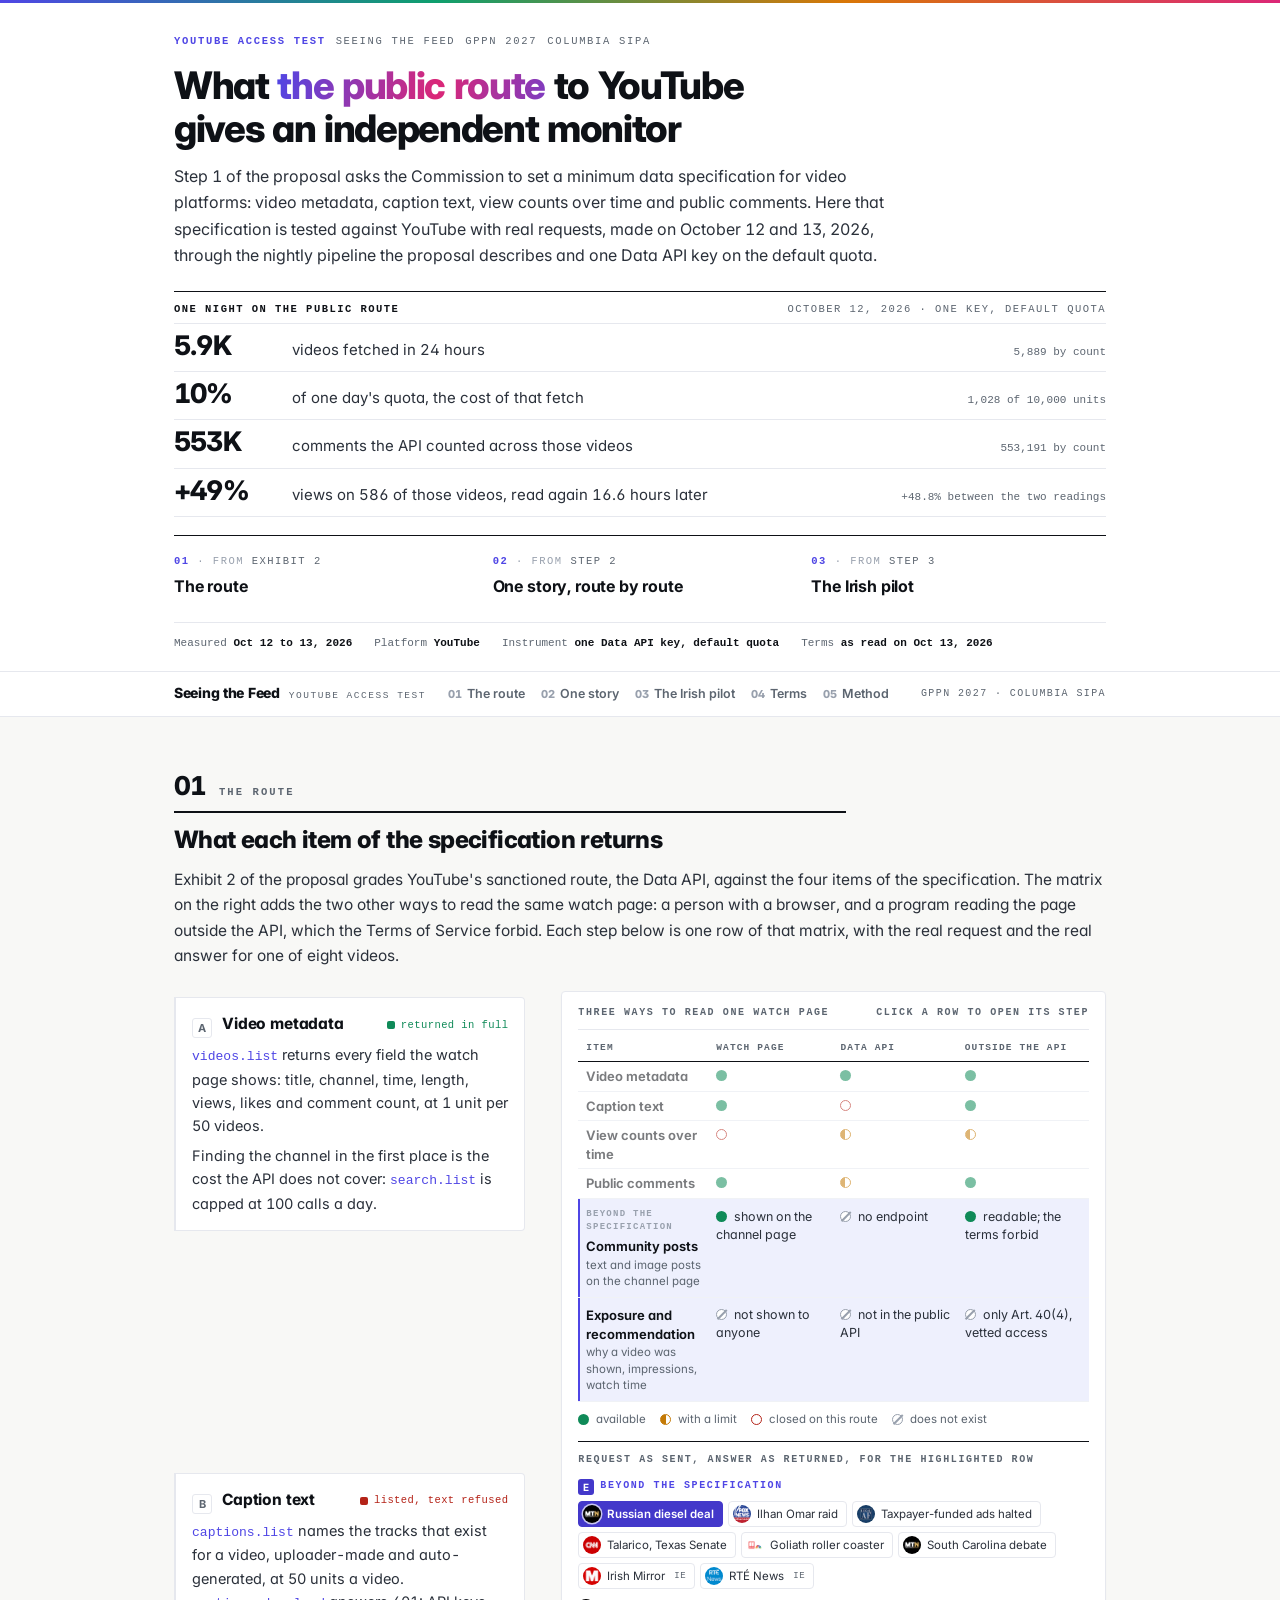
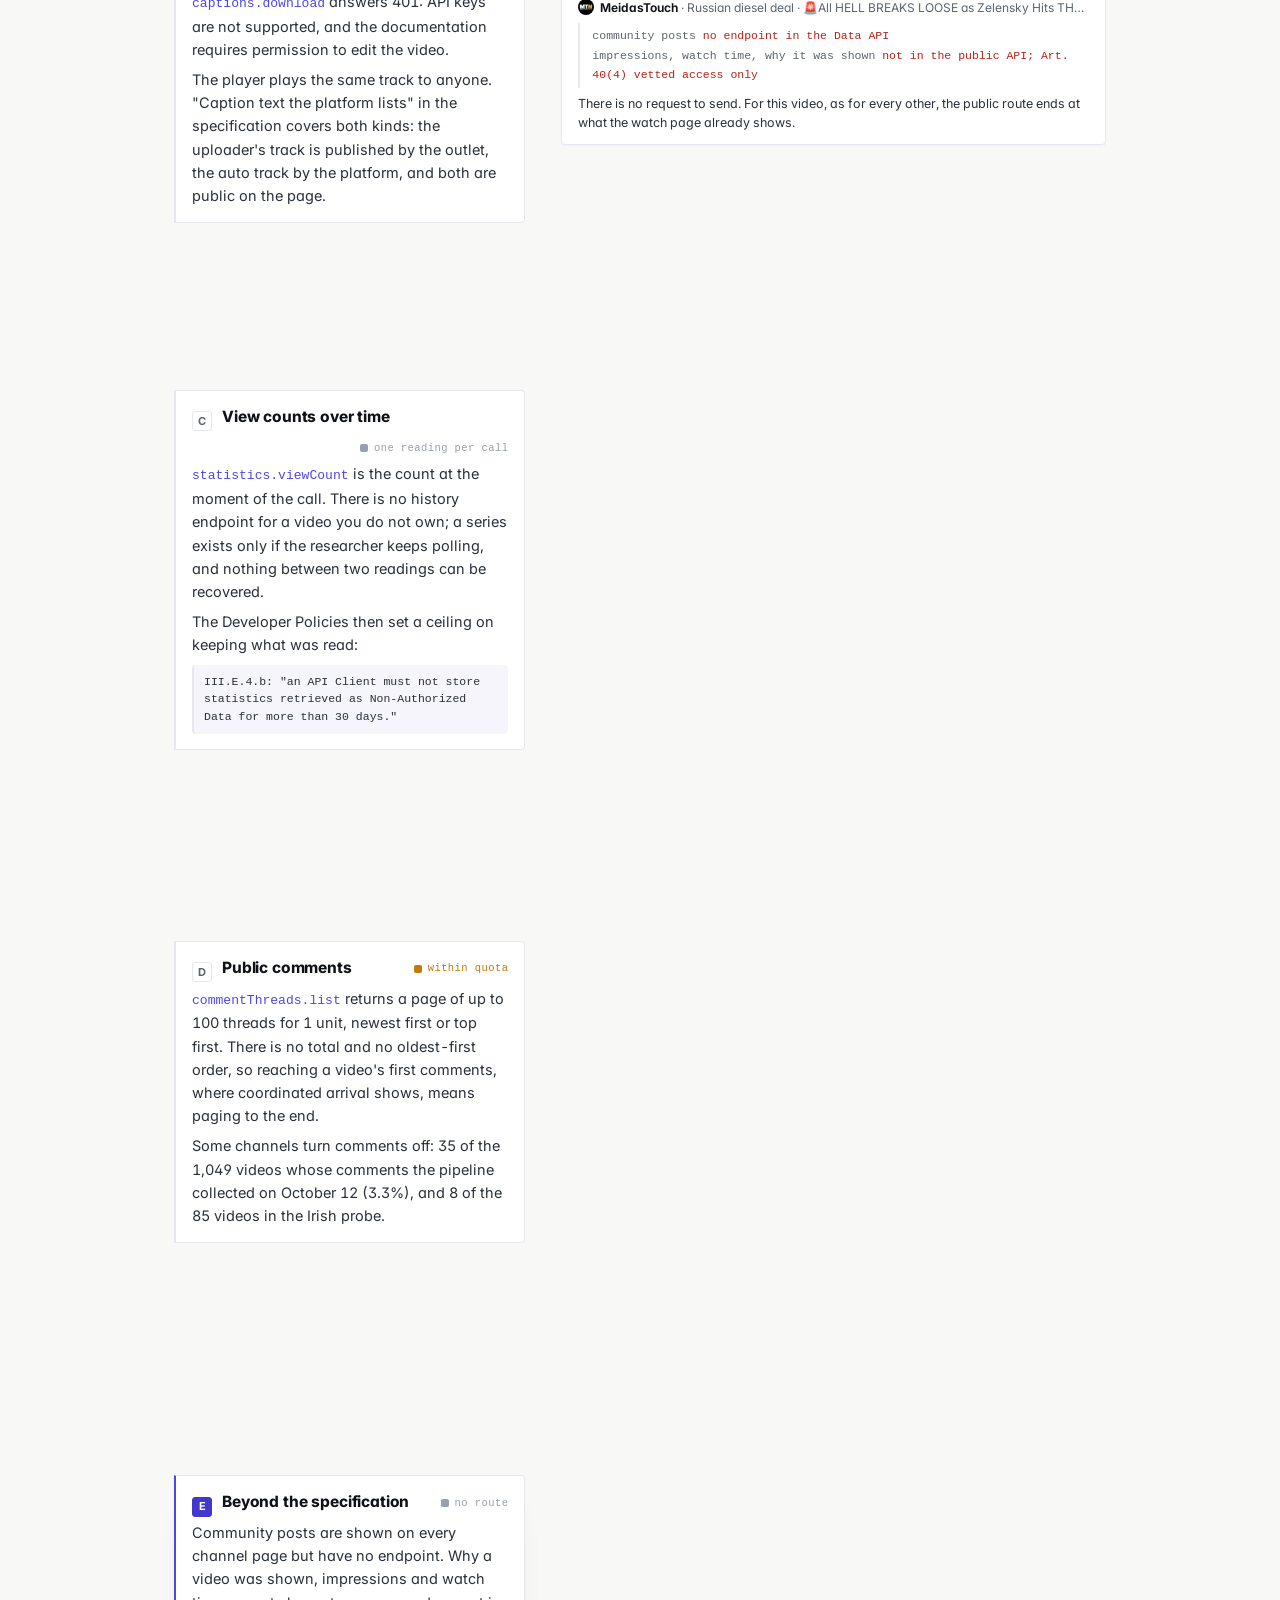
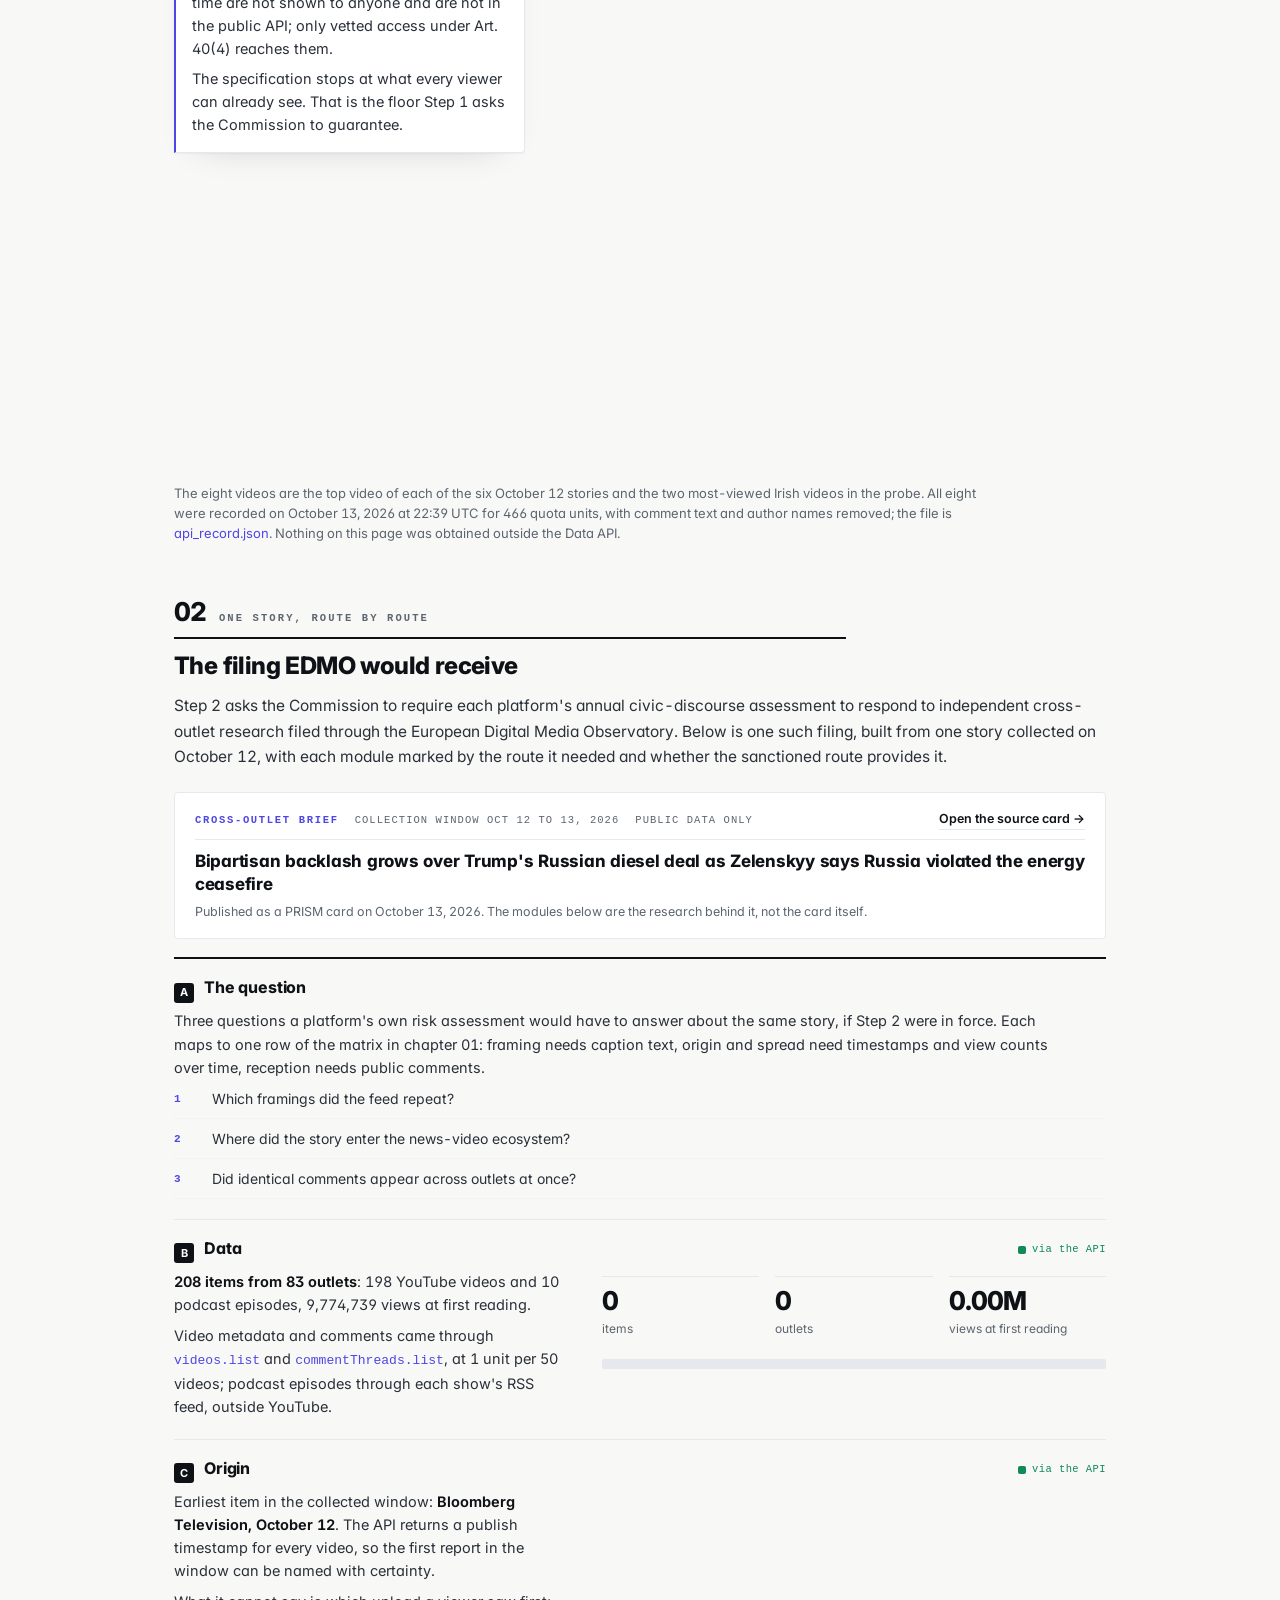
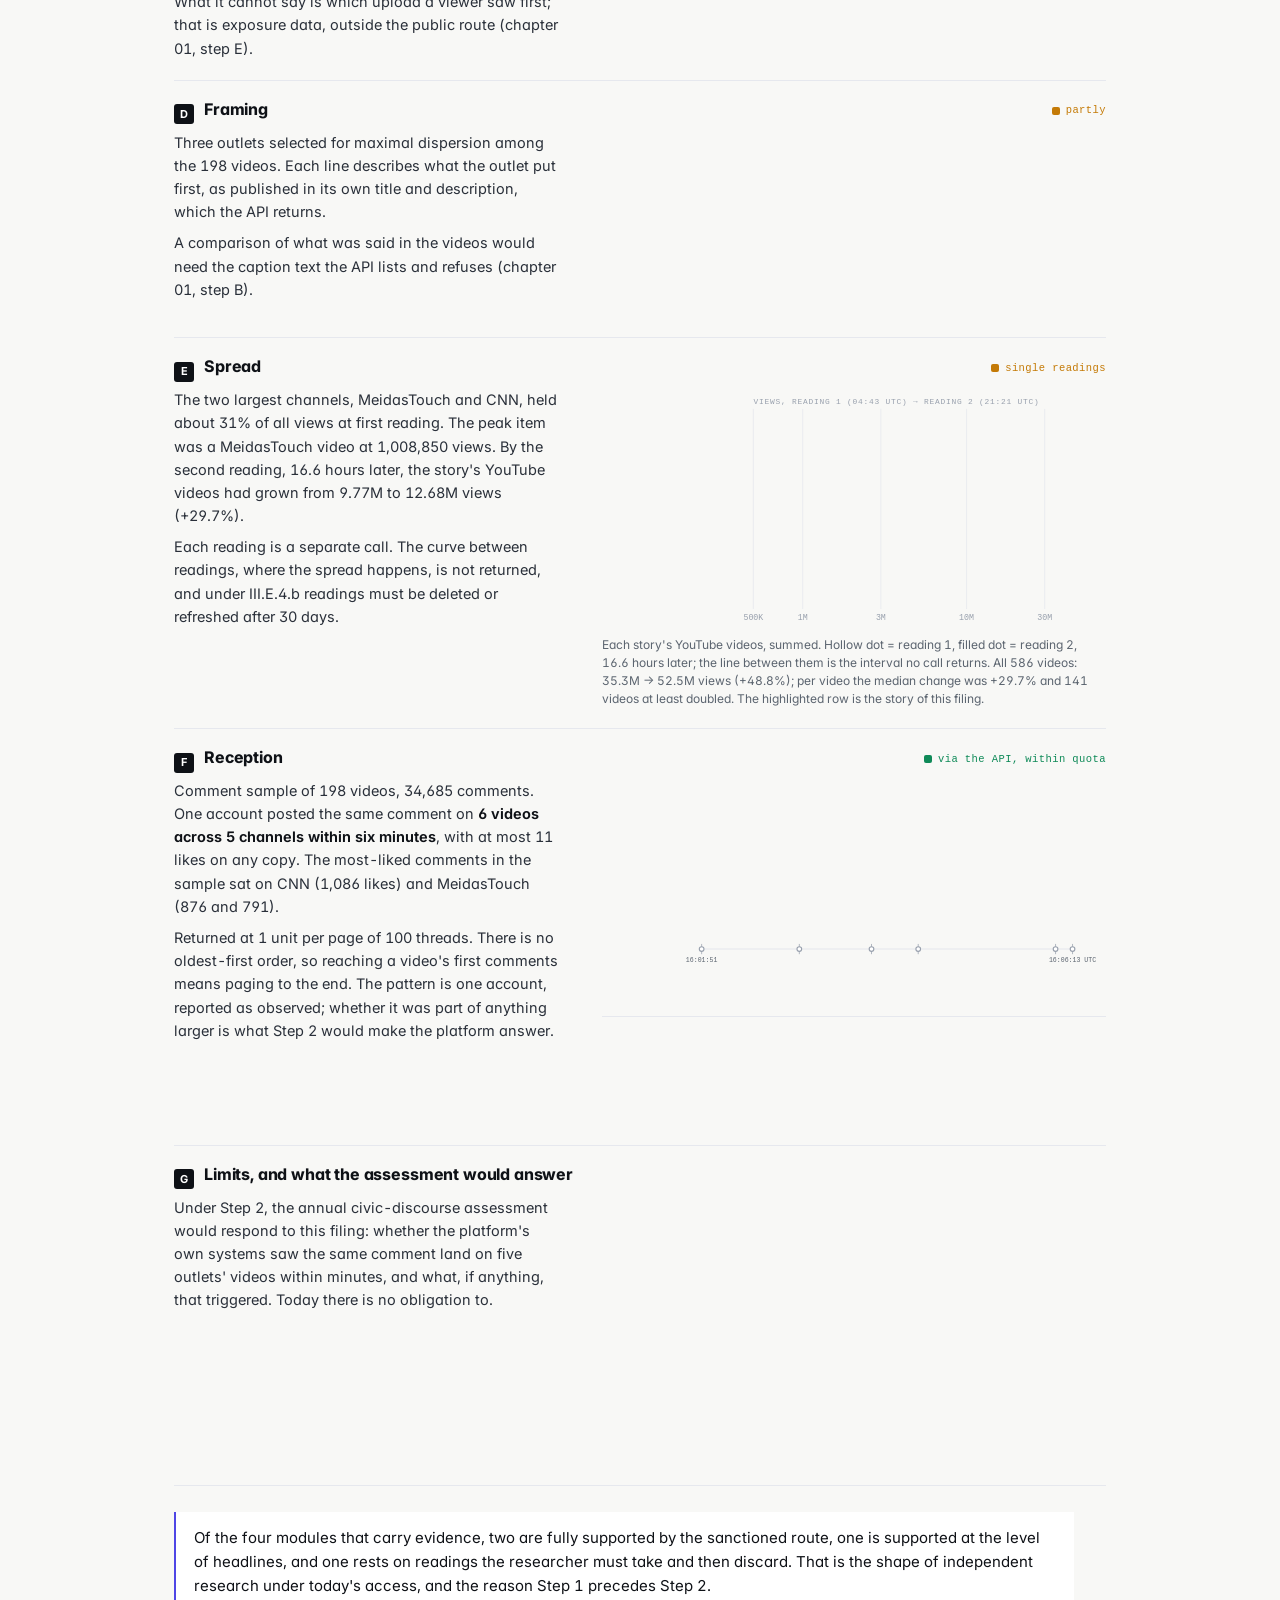
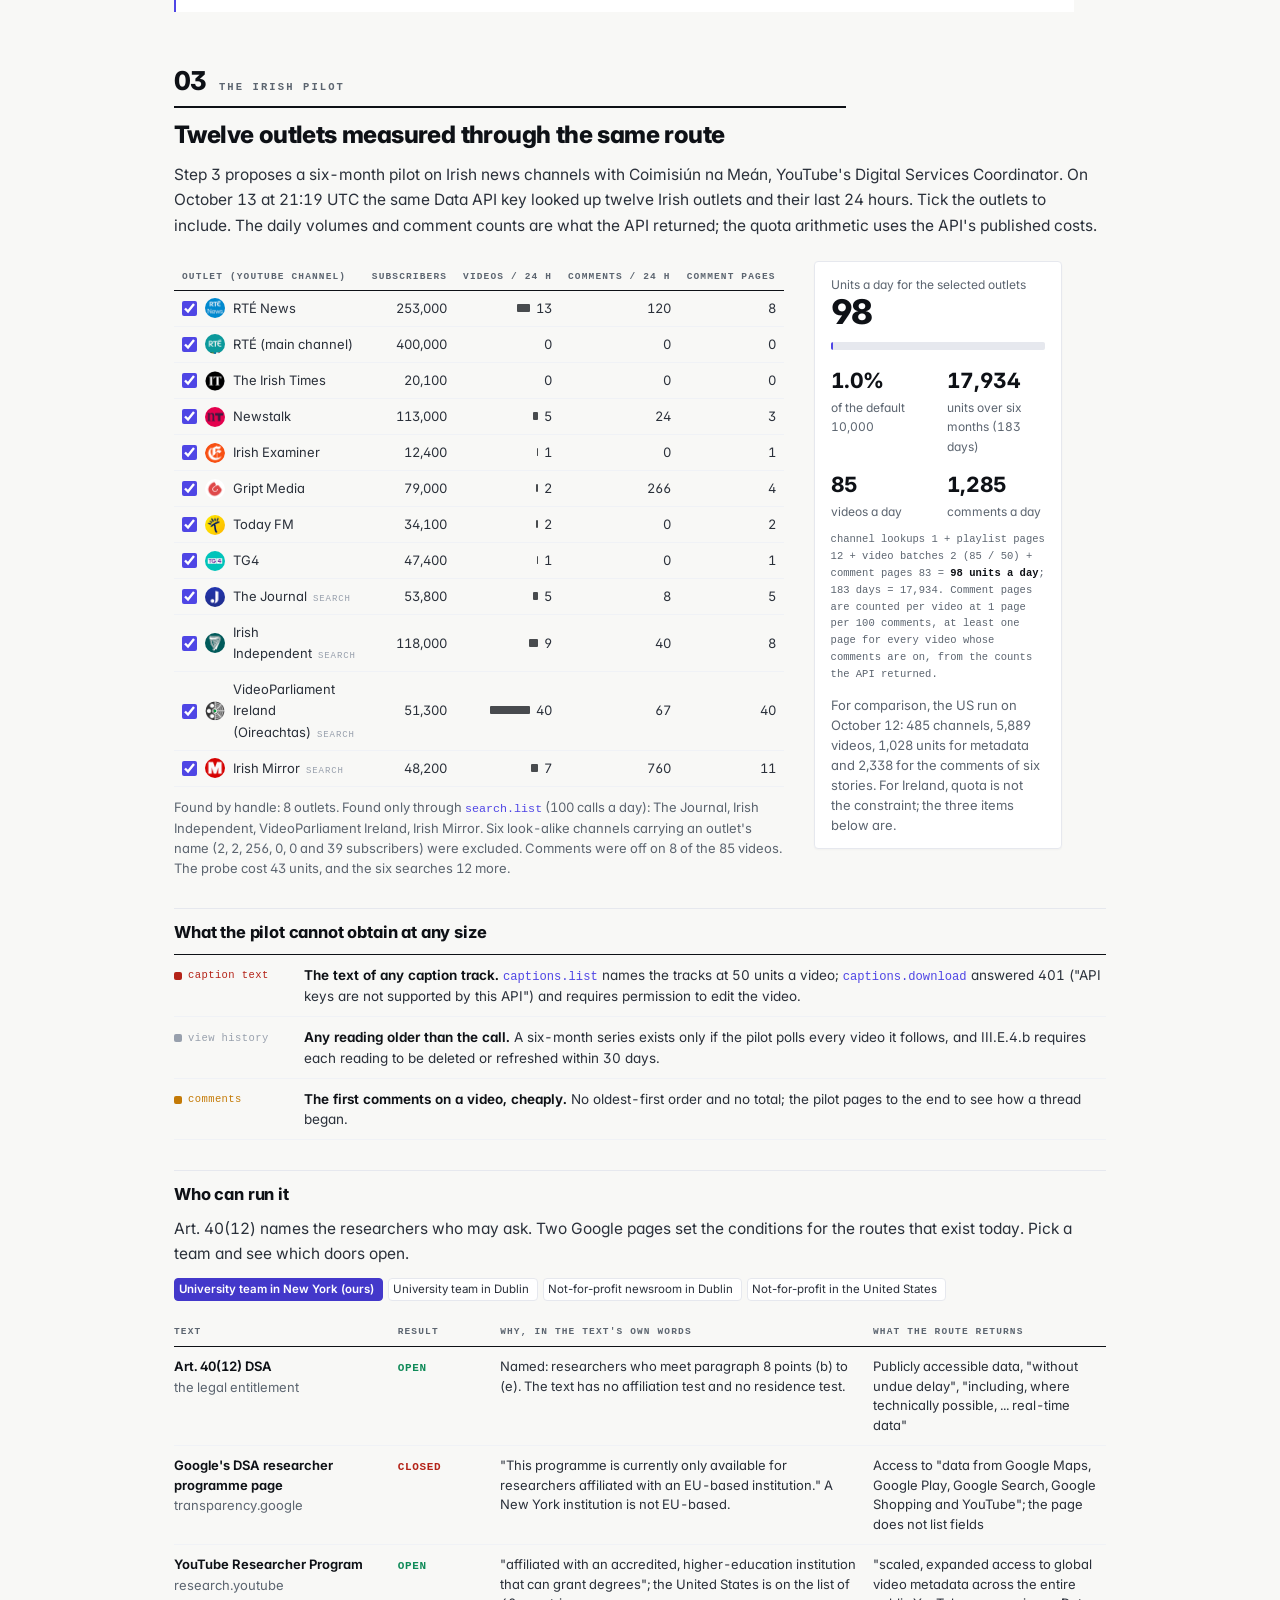
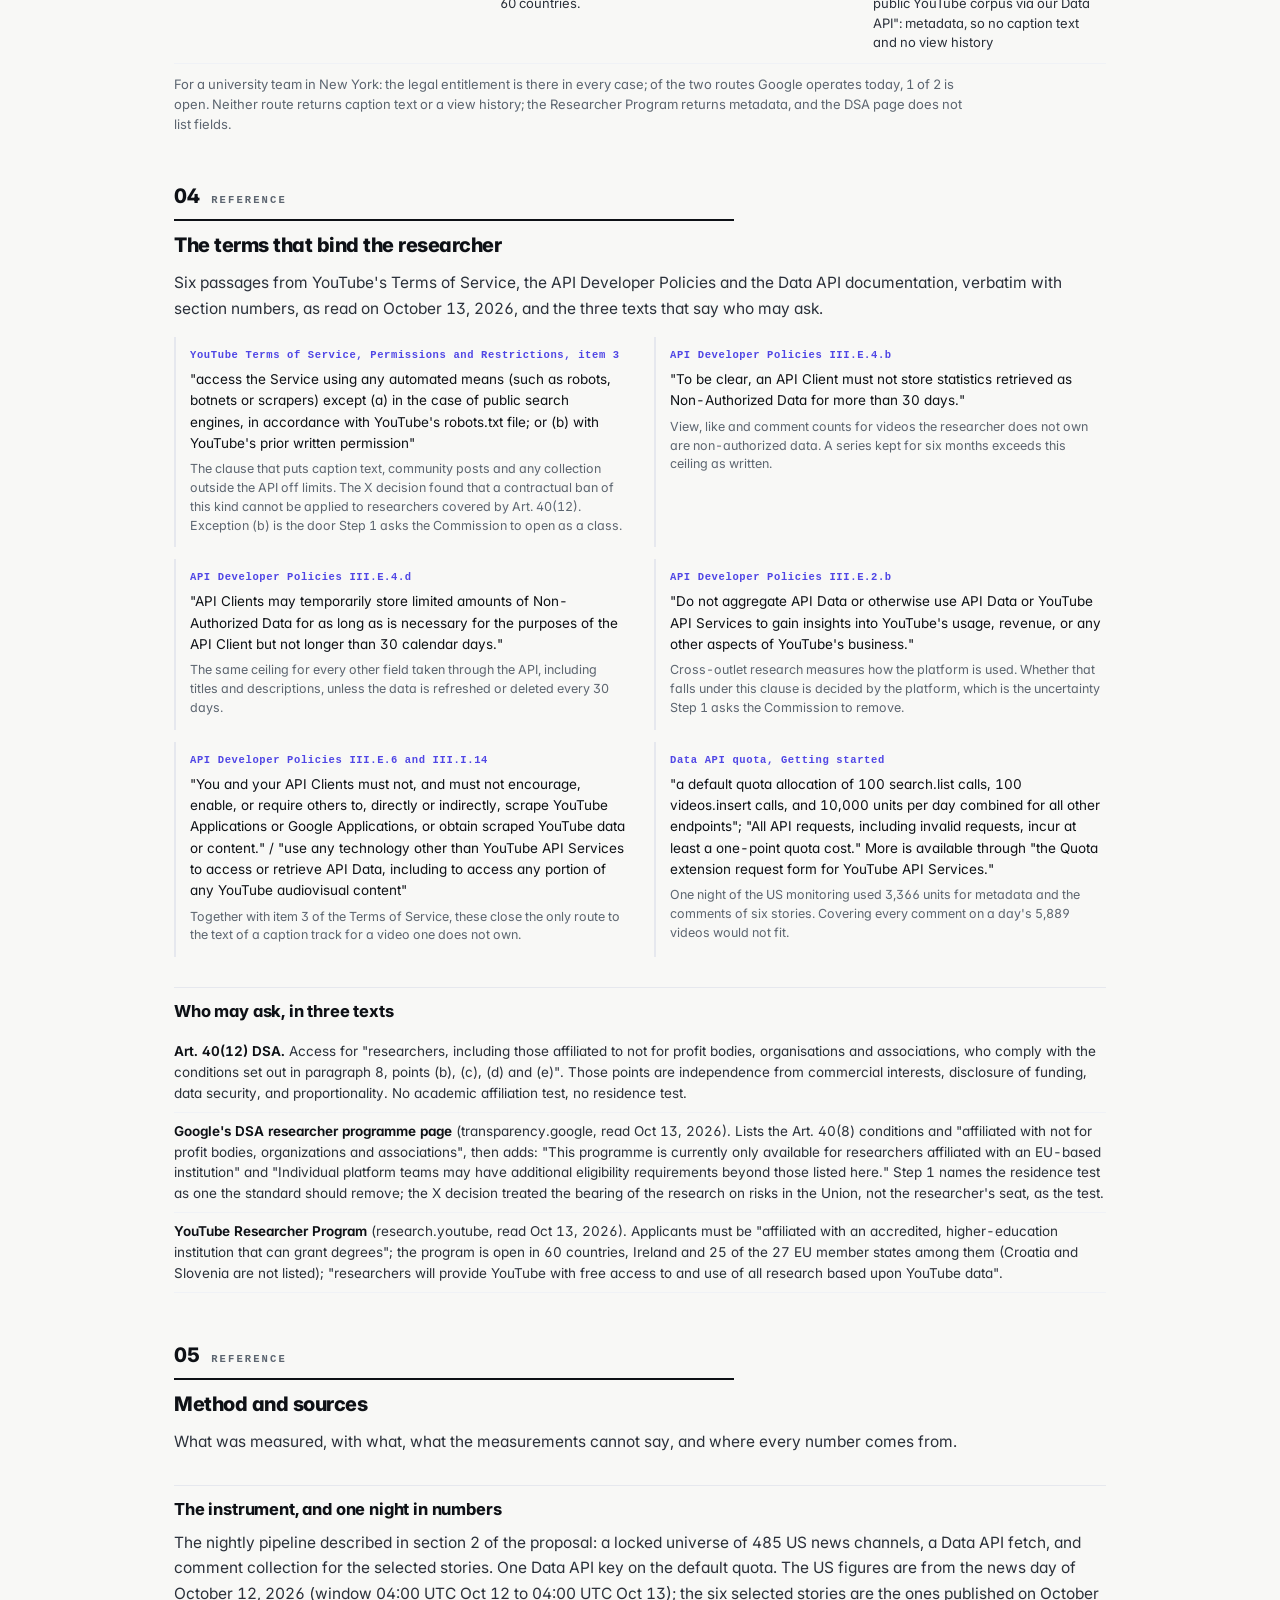
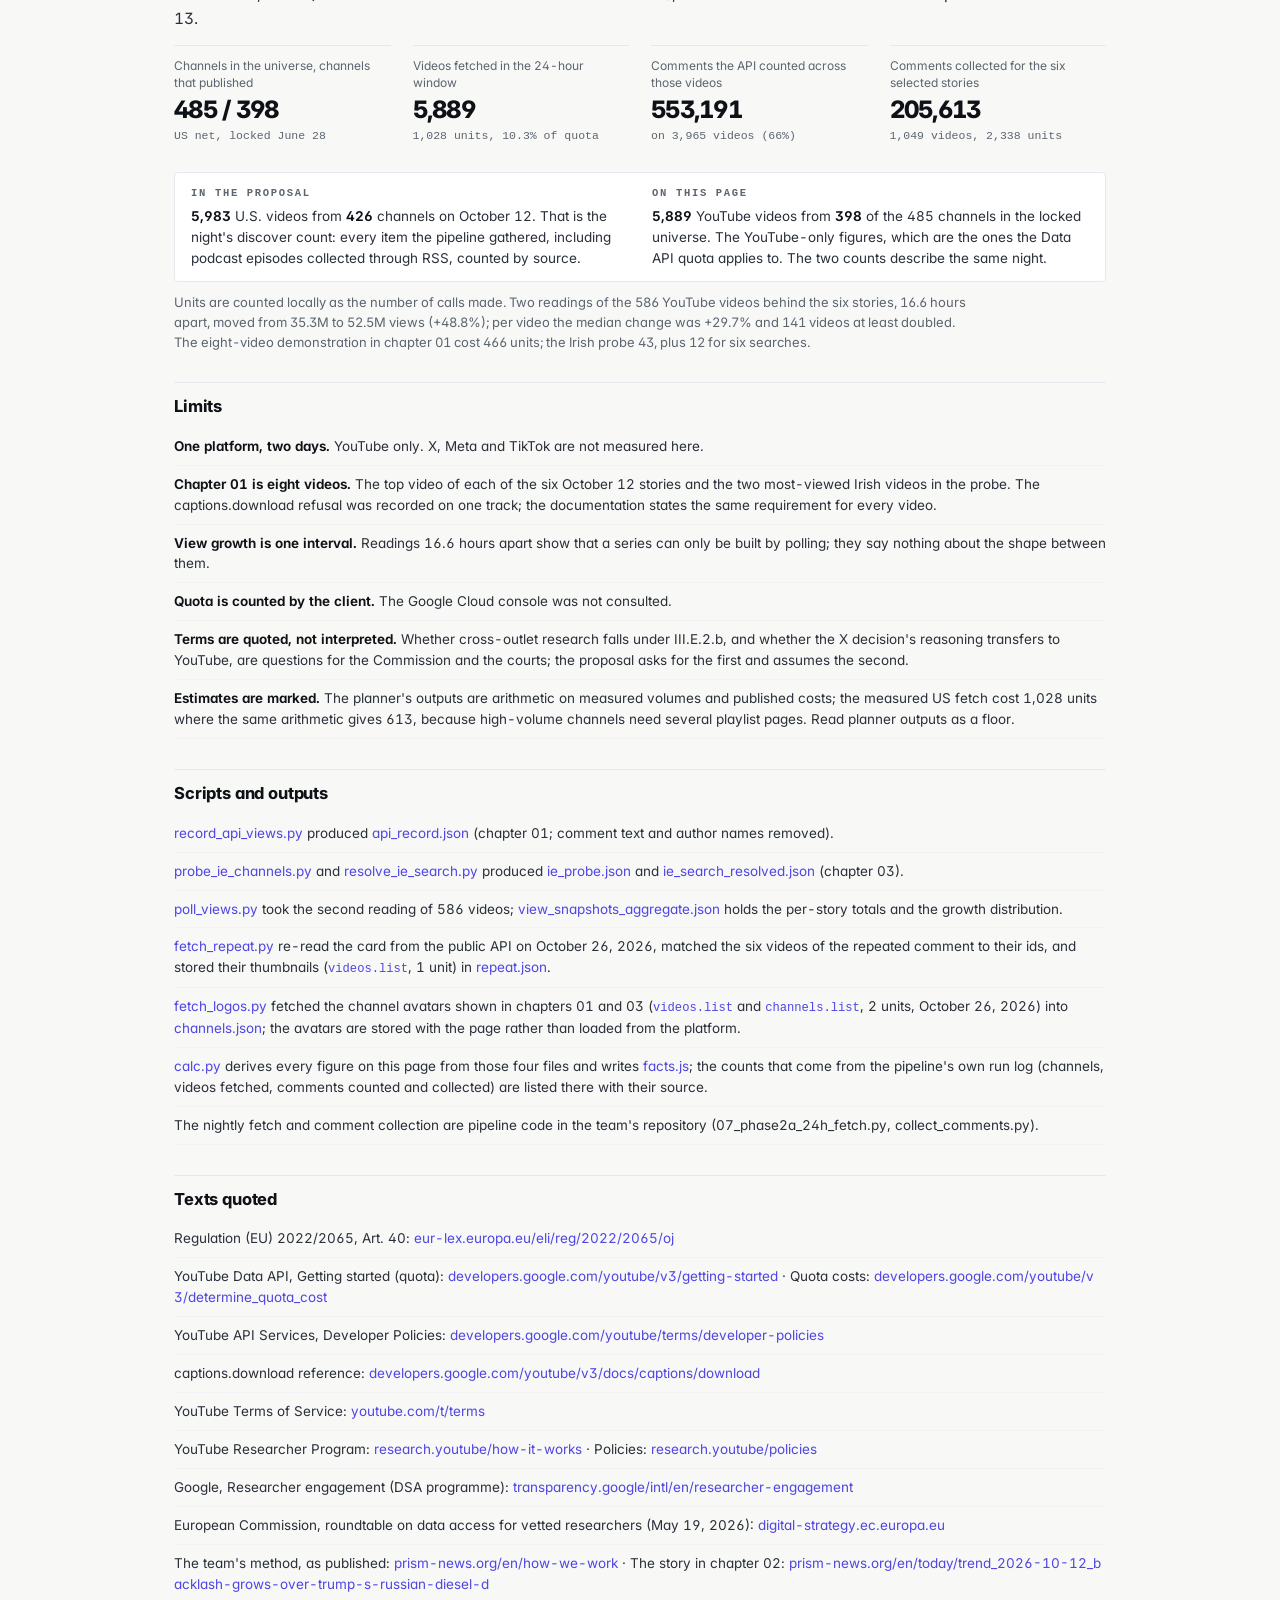
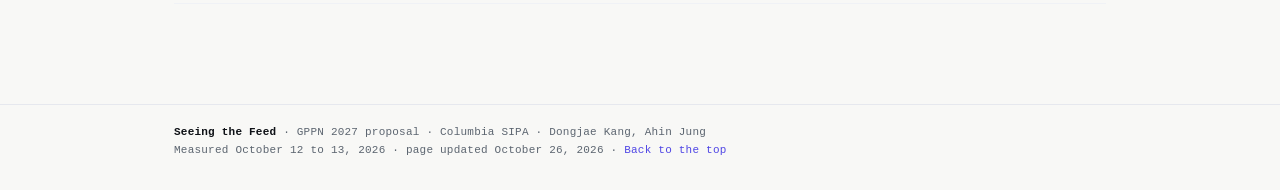
<file: prism/gppn-2027/index.html>
<!doctype html>
<html lang="en">
<head>
<meta charset="utf-8">
<meta name="viewport" content="width=device-width, initial-scale=1">
<meta name="robots" content="noindex, nofollow">
<link rel="icon" href="data:,">
<title>YouTube Access Test · Seeing the Feed</title>
<meta name="description" content="Evidence for the GPPN 2027 proposal Seeing the Feed: what the public route to YouTube returns for each item of the proposed data specification, one story filed route by route, and a planner for the Irish pilot. Real requests, October 12 and 13, 2026.">
<link rel="preconnect" href="https://fonts.googleapis.com">
<link rel="preconnect" href="https://fonts.gstatic.com" crossorigin>
<link rel="stylesheet" href="https://fonts.googleapis.com/css2?family=Inter:wght@400;500;600;700;800&display=swap">
<link rel="stylesheet" href="ledger.css">
</head>
<body>
<div class="band"></div>

<header class="mast" id="top">
  <div class="wrap">
    <div class="eyebrow"><span class="ac">YouTube Access Test</span><span>Seeing the Feed</span><span>GPPN 2027</span><span>Columbia SIPA</span></div>
    <h1><span>What <em>the public route</em> to YouTube</span><span>gives an independent monitor</span></h1>
    <p class="dek">Step 1 of the proposal asks the Commission to set a minimum data specification for video platforms: video metadata, caption text, view counts over time and public comments. Here that specification is tested against YouTube with real requests, made on October 12 and 13, 2026, through the nightly pipeline the proposal describes and one Data API key on the default quota.</p>

    <div class="led" id="strip">
      <div class="lh"><span>One night on the public route</span><span>October 12, 2026 · one key, default quota</span></div>
      <div class="le"><b class="num" data-count="5.9" data-dec="1" data-suffix="K">5.9K</b><span>videos fetched in 24 hours</span><i>5,889 by count</i></div>
      <div class="le"><b class="num" data-count="10" data-suffix="%">10%</b><span>of one day's quota, the cost of that fetch</span><i>1,028 of 10,000 units</i></div>
      <div class="le"><b class="num" data-count="553" data-suffix="K">553K</b><span>comments the API counted across those videos</span><i>553,191 by count</i></div>
      <div class="le"><b class="num" data-count="49" data-prefix="+" data-suffix="%">+49%</b><span>views on 586 of those videos, read again 16.6 hours later</span><i>+48.8% between the two readings</i></div>
    </div>

    <ol class="doors">
      <li><a href="#ledger"><span class="n">01</span><span class="from">Exhibit 2</span><span class="t">The route</span></a></li>
      <li><a href="#brief"><span class="n">02</span><span class="from">Step 2</span><span class="t">One story, route by route</span></a></li>
      <li><a href="#ireland"><span class="n">03</span><span class="from">Step 3</span><span class="t">The Irish pilot</span></a></li>
    </ol>
    <div class="meta"><span>Measured <b>Oct 12 to 13, 2026</b></span><span>Platform <b>YouTube</b></span><span>Instrument <b>one Data API key, default quota</b></span><span>Terms <b>as read on Oct 13, 2026</b></span></div>
  </div>
</header>

<div class="bar" id="bar"><div class="in">
  <a class="brand" href="#top"><b>Seeing the Feed</b><span>YouTube access test</span></a>
  <nav aria-label="Sections">
    <a href="#ledger" data-sec="ledger"><b>01</b><span>The route</span></a>
    <a href="#brief" data-sec="brief"><b>02</b><span>One story</span></a>
    <a href="#ireland" data-sec="ireland"><b>03</b><span>The Irish pilot</span></a>
    <a href="#terms" data-sec="terms"><b>04</b><span>Terms</span></a>
    <a href="#method" data-sec="method"><b>05</b><span>Method</span></a>
  </nav>
  <span class="ext">GPPN 2027 · Columbia SIPA</span>
</div></div>

<main>
<div class="wrap">

<!-- ================= 01 the route ================= -->
<section class="chapter" id="ledger" data-ch="0" data-title="The route">
  <div class="chead"><span class="cnum">01</span><span class="clabel">The route</span></div>
  <h2>What each item of the specification returns</h2>
  <p class="lead">Exhibit 2 of the proposal grades YouTube's sanctioned route, the Data API, against the four items of the specification. The matrix on the right adds the two other ways to read the same watch page: a person with a browser, and a program reading the page outside the API, which the Terms of Service forbid. Each step below is one row of that matrix, with the real request and the real answer for one of eight videos.</p>

  <div class="scene" data-scene="route">
    <div class="steps" id="route-steps">
      <div class="step" id="route-a" data-step="0"><div class="card">
        <div class="sh"><b class="k">A</b><span class="t">Video metadata</span><span class="chip ok"><i></i>returned in full</span></div>
        <p><code>videos.list</code> returns every field the watch page shows: title, channel, time, length, views, likes and comment count, at 1 unit per 50 videos.</p>
        <p>Finding the channel in the first place is the cost the API does not cover: <code>search.list</code> is capped at 100 calls a day.</p>
      </div></div>
      <div class="step" id="route-b" data-step="1"><div class="card">
        <div class="sh"><b class="k">B</b><span class="t">Caption text</span><span class="chip closed"><i></i>listed, text refused</span></div>
        <p><code>captions.list</code> names the tracks that exist for a video, uploader-made and auto-generated, at 50 units a video. <code>captions.download</code> answers 401: API keys are not supported, and the documentation requires permission to edit the video.</p>
        <p>The player plays the same track to anyone. "Caption text the platform lists" in the specification covers both kinds: the uploader's track is published by the outlet, the auto track by the platform, and both are public on the page.</p>
      </div></div>
      <div class="step" id="route-c" data-step="2"><div class="card">
        <div class="sh"><b class="k">C</b><span class="t">View counts over time</span><span class="chip none"><i></i>one reading per call</span></div>
        <p><code>statistics.viewCount</code> is the count at the moment of the call. There is no history endpoint for a video you do not own; a series exists only if the researcher keeps polling, and nothing between two readings can be recovered.</p>
        <p>The Developer Policies then set a ceiling on keeping what was read: <span class="q">III.E.4.b: "an API Client must not store statistics retrieved as Non-Authorized Data for more than 30 days."</span></p>
      </div></div>
      <div class="step" id="route-d" data-step="3"><div class="card">
        <div class="sh"><b class="k">D</b><span class="t">Public comments</span><span class="chip cond"><i></i>within quota</span></div>
        <p><code>commentThreads.list</code> returns a page of up to 100 threads for 1 unit, newest first or top first. There is no total and no oldest-first order, so reaching a video's first comments, where coordinated arrival shows, means paging to the end.</p>
        <p>Some channels turn comments off: 35 of the 1,049 videos whose comments the pipeline collected on October 12 (3.3%), and 8 of the 85 videos in the Irish probe.</p>
      </div></div>
      <div class="step" id="route-e" data-step="4"><div class="card">
        <div class="sh"><b class="k">E</b><span class="t">Beyond the specification</span><span class="chip none"><i></i>no route</span></div>
        <p>Community posts are shown on every channel page but have no endpoint. Why a video was shown, impressions and watch time are not shown to anyone and are not in the public API; only vetted access under Art. 40(4) reaches them.</p>
        <p>The specification stops at what every viewer can already see. That is the floor Step 1 asks the Commission to guarantee.</p>
      </div></div>
      <div class="tail"></div>
    </div>

    <div class="stage">
      <div class="panel">
        <div class="ph"><span class="lab">Three ways to read one watch page</span><span class="lab" id="mx-hint">Click a row to open its step</span></div>
        <div class="tw">
        <table class="matrix" id="matrix">
          <colgroup><col class="c0"><col><col><col></colgroup>
          <thead><tr><th>Item</th><th>Watch page</th><th>Data API</th><th>Outside the API</th></tr></thead>
          <tbody>
            <tr class="row" data-step="0"><td><span class="nm">Video metadata</span><span class="ds">title, description, tags, time, duration, counts</span></td><td><i class="mk full"></i><span class="tx">shown on every watch page</span></td><td><i class="mk full"></i><span class="tx">returned in full, 1 unit per 50; search capped at 100 calls a day</span></td><td><i class="mk full"></i><span class="tx">the same fields</span></td></tr>
            <tr class="row" data-step="1"><td><span class="nm">Caption text</span><span class="ds">uploader captions and platform auto captions</span></td><td><i class="mk full"></i><span class="tx">the player plays both kinds</span></td><td><i class="mk own"></i><span class="tx">tracks are listed; the text is refused: 401, edit permission</span></td><td><i class="mk full"></i><span class="tx">readable from the player's track; the terms forbid this route</span></td></tr>
            <tr class="row" data-step="2"><td><span class="nm">View counts over time</span><span class="ds">a series of readings per video, not one</span></td><td><i class="mk own"></i><span class="tx">the current count only, no history</span></td><td><i class="mk lim"></i><span class="tx">one reading per call; stored readings expire at 30 days</span></td><td><i class="mk lim"></i><span class="tx">the same single reading</span></td></tr>
            <tr class="row" data-step="3"><td><span class="nm">Public comments</span><span class="ds">threads and replies, newest or top</span></td><td><i class="mk full"></i><span class="tx">shown under each video</span></td><td><i class="mk lim"></i><span class="tx">1 unit per 100 threads; no total, no oldest-first; the quota binds</span></td><td><i class="mk full"></i><span class="tx">the same threads; the terms forbid</span></td></tr>
            <tr class="row sep" data-step="4"><td><span class="nm">Community posts</span><span class="ds">text and image posts on the channel page</span></td><td><i class="mk full"></i><span class="tx">shown on the channel page</span></td><td><i class="mk none"></i><span class="tx">no endpoint</span></td><td><i class="mk full"></i><span class="tx">readable; the terms forbid</span></td></tr>
            <tr class="row" data-step="4"><td><span class="nm">Exposure and recommendation</span><span class="ds">why a video was shown, impressions, watch time</span></td><td><i class="mk none"></i><span class="tx">not shown to anyone</span></td><td><i class="mk none"></i><span class="tx">not in the public API</span></td><td><i class="mk none"></i><span class="tx">only Art. 40(4), vetted access</span></td></tr>
          </tbody>
        </table>
        </div>
        <div class="legend"><span><i class="mk full"></i>available</span><span><i class="mk lim"></i>with a limit</span><span><i class="mk own"></i>closed on this route</span><span><i class="mk none"></i>does not exist</span></div>

        <div class="receipt" id="receipt">
          <div class="rh"><span class="lab">Request as sent, answer as returned, for the highlighted row</span><span class="lab ac" id="rc-cost"></span></div>
          <div class="seg" id="vidpick" role="group" aria-label="Choose a video"></div>
          <div class="vh" id="vidhead"></div>
          <div id="rc-body"></div>
        </div>
      </div>
    </div>
  </div>
  <p class="note">The eight videos are the top video of each of the six October 12 stories and the two most-viewed Irish videos in the probe. All eight were recorded on October 13, 2026 at 22:39 UTC for 466 quota units, with comment text and author names removed; the file is <a href="data/api_record.json">api_record.json</a>. Nothing on this page was obtained outside the Data API.</p>
</section>

<!-- ================= 02 one story ================= -->
<section class="chapter" id="brief" data-ch="1" data-title="One story, route by route">
  <div class="chead"><span class="cnum">02</span><span class="clabel">One story, route by route</span></div>
  <h2>The filing EDMO would receive</h2>
  <p class="lead">Step 2 asks the Commission to require each platform's annual civic-discourse assessment to respond to independent cross-outlet research filed through the European Digital Media Observatory. Below is one such filing, built from one story collected on October 12, with each module marked by the route it needed and whether the sanctioned route provides it.</p>

  <div class="story">
    <div class="sh"><span class="lab ac">Cross-outlet brief</span><span>Collection window Oct 12 to 13, 2026</span><span>Public data only</span><a href="https://prism-news.org/en/today/trend_2026-10-12_backlash-grows-over-trump-s-russian-diesel-d" target="_blank" rel="noopener">Open the source card →</a></div>
    <h3>Bipartisan backlash grows over Trump's Russian diesel deal as Zelenskyy says Russia violated the energy ceasefire</h3>
    <p class="sm">Published as a PRISM card on October 13, 2026. The modules below are the research behind it, not the card itself.</p>
  </div>

  <div class="filing" id="filing">
    <article class="mod one" id="brief-a">
      <div class="mh"><b class="k">A</b><span class="t">The question</span></div>
      <div class="mt">
        <p>Three questions a platform's own risk assessment would have to answer about the same story, if Step 2 were in force. Each maps to one row of the matrix in chapter 01: framing needs caption text, origin and spread need timestamps and view counts over time, reception needs public comments.</p>
        <ol class="qs">
          <li>Which framings did the feed repeat?</li>
          <li>Where did the story enter the news-video ecosystem?</li>
          <li>Did identical comments appear across outlets at once?</li>
        </ol>
      </div>
    </article>

    <article class="mod" id="brief-b">
      <div class="mh"><b class="k">B</b><span class="t">Data</span><span class="chip ok"><i></i>via the API</span></div>
      <div class="mt">
        <p><b>208 items from 83 outlets</b>: 198 YouTube videos and 10 podcast episodes, 9,774,739 views at first reading.</p>
        <p>Video metadata and comments came through <code>videos.list</code> and <code>commentThreads.list</code>, at 1 unit per 50 videos; podcast episodes through each show's RSS feed, outside YouTube.</p>
      </div>
      <div class="mf">
        <div class="bignums">
          <div class="b"><div class="v num" data-count="208">208</div><div class="l">items</div></div>
          <div class="b"><div class="v num" data-count="83">83</div><div class="l">outlets</div></div>
          <div class="b"><div class="v num" data-count="9.77" data-dec="2" data-suffix="M">9.77M</div><div class="l">views at first reading</div></div>
        </div>
        <div class="comp"><i class="a" style="width:95.2%"></i><i class="b" style="width:4.8%"></i></div>
        <div class="complab"><span>198 YouTube videos</span><span>10 podcast episodes</span></div>
      </div>
    </article>

    <article class="mod" id="brief-c">
      <div class="mh"><b class="k">C</b><span class="t">Origin</span><span class="chip ok"><i></i>via the API</span></div>
      <div class="mt">
        <p>Earliest item in the collected window: <b>Bloomberg Television, October 12</b>. The API returns a publish timestamp for every video, so the first report in the window can be named with certainty.</p>
        <p>What it cannot say is which upload a viewer saw first; that is exposure data, outside the public route (chapter 01, step E).</p>
      </div>
      <div class="mf">
        <div class="origin"><span class="d">Oct 12</span><span class="o">Bloomberg Television<small>earliest of the 198 videos by <code>snippet.publishedAt</code></small></span></div>
      </div>
    </article>

    <article class="mod" id="brief-d">
      <div class="mh"><b class="k">D</b><span class="t">Framing</span><span class="chip cond"><i></i>partly</span></div>
      <div class="mt">
        <p>Three outlets selected for maximal dispersion among the 198 videos. Each line describes what the outlet put first, as published in its own title and description, which the API returns.</p>
        <p>A comparison of what was said in the videos would need the caption text the API lists and refuses (chapter 01, step B).</p>
      </div>
      <div class="mf"><ul class="outs" id="outs"></ul></div>
    </article>

    <article class="mod" id="brief-e">
      <div class="mh"><b class="k">E</b><span class="t">Spread</span><span class="chip cond"><i></i>single readings</span></div>
      <div class="mt">
        <p>The two largest channels, MeidasTouch and CNN, held about 31% of all views at first reading. The peak item was a MeidasTouch video at 1,008,850 views. By the second reading, 16.6 hours later, the story's YouTube videos had grown from 9.77M to 12.68M views (+29.7%).</p>
        <p>Each reading is a separate call. The curve between readings, where the spread happens, is not returned, and under III.E.4.b readings must be deleted or refreshed after 30 days.</p>
      </div>
      <div class="mf"><figure class="dumb" id="dumb"></figure></div>
    </article>

    <article class="mod" id="brief-f">
      <div class="mh"><b class="k">F</b><span class="t">Reception</span><span class="chip ok"><i></i>via the API, within quota</span></div>
      <div class="mt">
        <p>Comment sample of 198 videos, 34,685 comments. One account posted the same comment on <b>6 videos across 5 channels within six minutes</b>, with at most 11 likes on any copy. The most-liked comments in the sample sat on CNN (1,086 likes) and MeidasTouch (876 and 791).</p>
        <p>Returned at 1 unit per page of 100 threads. There is no oldest-first order, so reaching a video's first comments means paging to the end. The pattern is one account, reported as observed; whether it was part of anything larger is what Step 2 would make the platform answer.</p>
      </div>
      <div class="mf">
        <div class="rep" id="rep">
          <div class="quote">"Why isn't Putin speaking for himself instead of letting Trump speak on his behalf?"</div>
          <div class="acc">ONE<br>ACCOUNT</div>
          <div class="vids" id="repvids"></div>
          <div class="tl" id="reptl"></div>
          <div class="brace" id="repbrace">within six minutes · at most 11 likes on any copy</div>
        </div>
        <ul class="liked" id="liked"></ul>
      </div>
    </article>

    <article class="mod" id="brief-g">
      <div class="mh"><b class="k">G</b><span class="t">Limits, and what the assessment would answer</span></div>
      <div class="mt">
        <p>Under Step 2, the annual civic-discourse assessment would respond to this filing: whether the platform's own systems saw the same comment land on five outlets' videos within minutes, and what, if anything, that triggered. Today there is no obligation to.</p>
      </div>
      <div class="mf">
        <ul class="limits">
          <li><b>Concentration.</b> About 31% of views sit in two channels, so the framings of the long tail weigh less than their count suggests.</li>
          <li><b>Sample.</b> Comment opinion reflects the comments collected, not every comment posted.</li>
          <li><b>Window.</b> Developments after October 13 are out of scope.</li>
          <li><b>One account.</b> The repeated comment is one account, not a campaign, and is reported as observed.</li>
          <li><b>Headlines.</b> Framing rests on titles and descriptions; the caption text that would deepen it is refused.</li>
        </ul>
      </div>
    </article>
  </div>
  <p class="sum">Of the four modules that carry evidence, two are fully supported by the sanctioned route, one is supported at the level of headlines, and one rests on readings the researcher must take and then discard. That is the shape of independent research under today's access, and the reason Step 1 precedes Step 2.</p>
</section>

<!-- ================= 03 the Irish pilot ================= -->
<section class="chapter" id="ireland" data-ch="2" data-title="The Irish pilot">
  <div class="chead"><span class="cnum">03</span><span class="clabel">The Irish pilot</span></div>
  <h2>Twelve outlets measured through the same route</h2>
  <p class="lead">Step 3 proposes a six-month pilot on Irish news channels with Coimisiún na Meán, YouTube's Digital Services Coordinator. On October 13 at 21:19 UTC the same Data API key looked up twelve Irish outlets and their last 24 hours. Tick the outlets to include. The daily volumes and comment counts are what the API returned; the quota arithmetic uses the API's published costs.</p>

  <div class="plan">
    <div>
      <div class="tw">
      <table id="plantable">
        <thead><tr><th>Outlet (YouTube channel)</th><th class="r">Subscribers</th><th class="r">Videos / 24 h</th><th class="r">Comments / 24 h</th><th class="r">Comment pages</th></tr></thead>
        <tbody></tbody>
      </table>
      </div>
      <p class="note">Found by handle: 8 outlets. Found only through <code>search.list</code> (100 calls a day): The Journal, Irish Independent, VideoParliament Ireland, Irish Mirror. Six look-alike channels carrying an outlet's name (2, 2, 256, 0, 0 and 39 subscribers) were excluded. Comments were off on 8 of the 85 videos. The probe cost 43 units, and the six searches 12 more.</p>
    </div>
    <div class="out panel">
      <div class="l">Units a day for the selected outlets</div>
      <div class="big num" id="p-units">0</div>
      <div class="meter" id="p-meter"><i style="width:0"></i></div>
      <div class="row">
        <div><div class="v num" id="p-pct">0%</div><div class="l">of the default 10,000</div></div>
        <div><div class="v num" id="p-6m">0</div><div class="l">units over six months (183 days)</div></div>
        <div><div class="v num" id="p-vid">0</div><div class="l">videos a day</div></div>
        <div><div class="v num" id="p-com">0</div><div class="l">comments a day</div></div>
      </div>
      <div class="formula" id="p-formula"></div>
      <p class="note" style="margin-top:12px">For comparison, the US run on October 12: 485 channels, 5,889 videos, 1,028 units for metadata and 2,338 for the comments of six stories. For Ireland, quota is not the constraint; the three items below are.</p>
    </div>
  </div>

  <h3 id="cannot">What the pilot cannot obtain at any size</h3>
  <ul class="cannot">
    <li><span class="chip closed"><i></i>caption text</span><span><b>The text of any caption track.</b> <code>captions.list</code> names the tracks at 50 units a video; <code>captions.download</code> answered 401 ("API keys are not supported by this API") and requires permission to edit the video.</span></li>
    <li><span class="chip none"><i></i>view history</span><span><b>Any reading older than the call.</b> A six-month series exists only if the pilot polls every video it follows, and III.E.4.b requires each reading to be deleted or refreshed within 30 days.</span></li>
    <li><span class="chip cond"><i></i>comments</span><span><b>The first comments on a video, cheaply.</b> No oldest-first order and no total; the pilot pages to the end to see how a thread began.</span></li>
  </ul>

  <h3 id="who">Who can run it</h3>
  <p>Art. 40(12) names the researchers who may ask. Two Google pages set the conditions for the routes that exist today. Pick a team and see which doors open.</p>
  <div class="seg" id="teamseg" role="group" aria-label="Team type" style="margin-top:12px">
    <button data-team="us-uni" class="on">University team in New York (ours)</button>
    <button data-team="ie-uni">University team in Dublin</button>
    <button data-team="ie-npo">Not-for-profit newsroom in Dublin</button>
    <button data-team="us-npo">Not-for-profit in the United States</button>
  </div>
  <div class="tw">
  <table class="elig">
    <thead><tr><th style="width:24%">Text</th><th style="width:11%">Result</th><th>Why, in the text's own words</th><th style="width:25%">What the route returns</th></tr></thead>
    <tbody>
      <tr><td><b>Art. 40(12) DSA</b><br><span class="note">the legal entitlement</span></td><td id="e1-r"></td><td id="e1-w"></td><td>Publicly accessible data, "without undue delay", "including, where technically possible, ... real-time data"</td></tr>
      <tr><td><b>Google's DSA researcher programme page</b><br><span class="note">transparency.google</span></td><td id="e2-r"></td><td id="e2-w"></td><td>Access to "data from Google Maps, Google Play, Google Search, Google Shopping and YouTube"; the page does not list fields</td></tr>
      <tr><td><b>YouTube Researcher Program</b><br><span class="note">research.youtube</span></td><td id="e3-r"></td><td id="e3-w"></td><td>"scaled, expanded access to global video metadata across the entire public YouTube corpus via our Data API": metadata, so no caption text and no view history</td></tr>
    </tbody>
  </table>
  </div>
  <p class="note" id="eligsum"></p>
</section>

<!-- ================= 04 the terms ================= -->
<section class="chapter ref" id="terms" data-title="The terms">
  <div class="chead"><span class="cnum">04</span><span class="clabel">Reference</span></div>
  <h2>The terms that bind the researcher</h2>
  <p class="lead">Six passages from YouTube's Terms of Service, the API Developer Policies and the Data API documentation, verbatim with section numbers, as read on October 13, 2026, and the three texts that say who may ask.</p>
  <div class="quotes">
    <div class="q"><div class="r">YouTube Terms of Service, Permissions and Restrictions, item 3</div><blockquote>"access the Service using any automated means (such as robots, botnets or scrapers) except (a) in the case of public search engines, in accordance with YouTube's robots.txt file; or (b) with YouTube's prior written permission"</blockquote><div class="so">The clause that puts caption text, community posts and any collection outside the API off limits. The X decision found that a contractual ban of this kind cannot be applied to researchers covered by Art. 40(12). Exception (b) is the door Step 1 asks the Commission to open as a class.</div></div>
    <div class="q"><div class="r">API Developer Policies III.E.4.b</div><blockquote>"To be clear, an API Client must not store statistics retrieved as Non-Authorized Data for more than 30 days."</blockquote><div class="so">View, like and comment counts for videos the researcher does not own are non-authorized data. A series kept for six months exceeds this ceiling as written.</div></div>
    <div class="q"><div class="r">API Developer Policies III.E.4.d</div><blockquote>"API Clients may temporarily store limited amounts of Non-Authorized Data for as long as is necessary for the purposes of the API Client but not longer than 30 calendar days."</blockquote><div class="so">The same ceiling for every other field taken through the API, including titles and descriptions, unless the data is refreshed or deleted every 30 days.</div></div>
    <div class="q"><div class="r">API Developer Policies III.E.2.b</div><blockquote>"Do not aggregate API Data or otherwise use API Data or YouTube API Services to gain insights into YouTube's usage, revenue, or any other aspects of YouTube's business."</blockquote><div class="so">Cross-outlet research measures how the platform is used. Whether that falls under this clause is decided by the platform, which is the uncertainty Step 1 asks the Commission to remove.</div></div>
    <div class="q"><div class="r">API Developer Policies III.E.6 and III.I.14</div><blockquote>"You and your API Clients must not, and must not encourage, enable, or require others to, directly or indirectly, scrape YouTube Applications or Google Applications, or obtain scraped YouTube data or content." / "use any technology other than YouTube API Services to access or retrieve API Data, including to access any portion of any YouTube audiovisual content"</blockquote><div class="so">Together with item 3 of the Terms of Service, these close the only route to the text of a caption track for a video one does not own.</div></div>
    <div class="q"><div class="r">Data API quota, Getting started</div><blockquote>"a default quota allocation of 100 search.list calls, 100 videos.insert calls, and 10,000 units per day combined for all other endpoints"; "All API requests, including invalid requests, incur at least a one-point quota cost." More is available through "the Quota extension request form for YouTube API Services."</blockquote><div class="so">One night of the US monitoring used 3,366 units for metadata and the comments of six stories. Covering every comment on a day's 5,889 videos would not fit.</div></div>
  </div>
  <h3>Who may ask, in three texts</h3>
  <ul class="plain">
    <li><b>Art. 40(12) DSA.</b> Access for "researchers, including those affiliated to not for profit bodies, organisations and associations, who comply with the conditions set out in paragraph 8, points (b), (c), (d) and (e)". Those points are independence from commercial interests, disclosure of funding, data security, and proportionality. No academic affiliation test, no residence test.</li>
    <li><b>Google's DSA researcher programme page</b> (transparency.google, read Oct 13, 2026). Lists the Art. 40(8) conditions and "affiliated with not for profit bodies, organizations and associations", then adds: "This programme is currently only available for researchers affiliated with an EU-based institution" and "Individual platform teams may have additional eligibility requirements beyond those listed here." Step 1 names the residence test as one the standard should remove; the X decision treated the bearing of the research on risks in the Union, not the researcher's seat, as the test.</li>
    <li><b>YouTube Researcher Program</b> (research.youtube, read Oct 13, 2026). Applicants must be "affiliated with an accredited, higher-education institution that can grant degrees"; the program is open in 60 countries, Ireland and 25 of the 27 EU member states among them (Croatia and Slovenia are not listed); "researchers will provide YouTube with free access to and use of all research based upon YouTube data".</li>
  </ul>
</section>

<!-- ================= 05 method ================= -->
<section class="chapter ref" id="method" data-title="Method and sources">
  <div class="chead"><span class="cnum">05</span><span class="clabel">Reference</span></div>
  <h2>Method and sources</h2>
  <p class="lead">What was measured, with what, what the measurements cannot say, and where every number comes from.</p>

  <h3>The instrument, and one night in numbers</h3>
  <p>The nightly pipeline described in section 2 of the proposal: a locked universe of 485 US news channels, a Data API fetch, and comment collection for the selected stories. One Data API key on the default quota. The US figures are from the news day of October 12, 2026 (window 04:00 UTC Oct 12 to 04:00 UTC Oct 13); the six selected stories are the ones published on October 13.</p>
  <div class="stats" style="margin-top:14px">
    <div class="stat"><div class="l">Channels in the universe, channels that published</div><div class="v">485 / 398</div><div class="d">US net, locked June 28</div></div>
    <div class="stat"><div class="l">Videos fetched in the 24-hour window</div><div class="v">5,889</div><div class="d">1,028 units, 10.3% of quota</div></div>
    <div class="stat"><div class="l">Comments the API counted across those videos</div><div class="v">553,191</div><div class="d">on 3,965 videos (66%)</div></div>
    <div class="stat"><div class="l">Comments collected for the six selected stories</div><div class="v">205,613</div><div class="d">1,049 videos, 2,338 units</div></div>
  </div>
  <div class="recon">
    <div class="c"><span class="lab">In the proposal</span><b>5,983</b> U.S. videos from <b>426</b> channels on October 12. That is the night's discover count: every item the pipeline gathered, including podcast episodes collected through RSS, counted by source.</div>
    <div class="c"><span class="lab">On this page</span><b>5,889</b> YouTube videos from <b>398</b> of the 485 channels in the locked universe. The YouTube-only figures, which are the ones the Data API quota applies to. The two counts describe the same night.</div>
  </div>
  <p class="note">Units are counted locally as the number of calls made. Two readings of the 586 YouTube videos behind the six stories, 16.6 hours apart, moved from 35.3M to 52.5M views (+48.8%); per video the median change was +29.7% and 141 videos at least doubled. The eight-video demonstration in chapter 01 cost 466 units; the Irish probe 43, plus 12 for six searches.</p>

  <h3>Limits</h3>
  <ul class="plain">
    <li><b>One platform, two days.</b> YouTube only. X, Meta and TikTok are not measured here.</li>
    <li><b>Chapter 01 is eight videos.</b> The top video of each of the six October 12 stories and the two most-viewed Irish videos in the probe. The captions.download refusal was recorded on one track; the documentation states the same requirement for every video.</li>
    <li><b>View growth is one interval.</b> Readings 16.6 hours apart show that a series can only be built by polling; they say nothing about the shape between them.</li>
    <li><b>Quota is counted by the client.</b> The Google Cloud console was not consulted.</li>
    <li><b>Terms are quoted, not interpreted.</b> Whether cross-outlet research falls under III.E.2.b, and whether the X decision's reasoning transfers to YouTube, are questions for the Commission and the courts; the proposal asks for the first and assumes the second.</li>
    <li><b>Estimates are marked.</b> The planner's outputs are arithmetic on measured volumes and published costs; the measured US fetch cost 1,028 units where the same arithmetic gives 613, because high-volume channels need several playlist pages. Read planner outputs as a floor.</li>
  </ul>

  <h3>Scripts and outputs</h3>
  <ul class="plain">
    <li><a href="record_api_views.py">record_api_views.py</a> produced <a href="data/api_record.json">api_record.json</a> (chapter 01; comment text and author names removed).</li>
    <li><a href="probe_ie_channels.py">probe_ie_channels.py</a> and <a href="resolve_ie_search.py">resolve_ie_search.py</a> produced <a href="data/ie_probe.json">ie_probe.json</a> and <a href="data/ie_search_resolved.json">ie_search_resolved.json</a> (chapter 03).</li>
    <li><a href="poll_views.py">poll_views.py</a> took the second reading of 586 videos; <a href="data/view_snapshots_aggregate.json">view_snapshots_aggregate.json</a> holds the per-story totals and the growth distribution.</li>
    <li><a href="fetch_repeat.py">fetch_repeat.py</a> re-read the card from the public API on October 26, 2026, matched the six videos of the repeated comment to their ids, and stored their thumbnails (<code>videos.list</code>, 1 unit) in <a href="data/repeat.json">repeat.json</a>.</li>
    <li><a href="fetch_logos.py">fetch_logos.py</a> fetched the channel avatars shown in chapters 01 and 03 (<code>videos.list</code> and <code>channels.list</code>, 2 units, October 26, 2026) into <a href="data/channels.json">channels.json</a>; the avatars are stored with the page rather than loaded from the platform.</li>
    <li><a href="calc.py">calc.py</a> derives every figure on this page from those four files and writes <a href="data/facts.js">facts.js</a>; the counts that come from the pipeline's own run log (channels, videos fetched, comments counted and collected) are listed there with their source.</li>
    <li>The nightly fetch and comment collection are pipeline code in the team's repository (07_phase2a_24h_fetch.py, collect_comments.py).</li>
  </ul>
  <h3>Texts quoted</h3>
  <ul class="plain src">
    <li>Regulation (EU) 2022/2065, Art. 40: <a href="https://eur-lex.europa.eu/eli/reg/2022/2065/oj">eur-lex.europa.eu/eli/reg/2022/2065/oj</a></li>
    <li>YouTube Data API, Getting started (quota): <a href="https://developers.google.com/youtube/v3/getting-started">developers.google.com/youtube/v3/getting-started</a> · Quota costs: <a href="https://developers.google.com/youtube/v3/determine_quota_cost">developers.google.com/youtube/v3/determine_quota_cost</a></li>
    <li>YouTube API Services, Developer Policies: <a href="https://developers.google.com/youtube/terms/developer-policies">developers.google.com/youtube/terms/developer-policies</a></li>
    <li>captions.download reference: <a href="https://developers.google.com/youtube/v3/docs/captions/download">developers.google.com/youtube/v3/docs/captions/download</a></li>
    <li>YouTube Terms of Service: <a href="https://www.youtube.com/t/terms">youtube.com/t/terms</a></li>
    <li>YouTube Researcher Program: <a href="https://research.youtube/how-it-works/">research.youtube/how-it-works</a> · Policies: <a href="https://research.youtube/policies/">research.youtube/policies</a></li>
    <li>Google, Researcher engagement (DSA programme): <a href="https://transparency.google/intl/en/researcher-engagement">transparency.google/intl/en/researcher-engagement</a></li>
    <li>European Commission, roundtable on data access for vetted researchers (May 19, 2026): <a href="https://digital-strategy.ec.europa.eu/en/news/commission-holds-roundtable-data-access-vetted-researchers">digital-strategy.ec.europa.eu</a></li>
    <li>The team's method, as published: <a href="https://prism-news.org/en/how-we-work">prism-news.org/en/how-we-work</a> · The story in chapter 02: <a href="https://prism-news.org/en/today/trend_2026-10-12_backlash-grows-over-trump-s-russian-diesel-d">prism-news.org/en/today/trend_2026-10-12_backlash-grows-over-trump-s-russian-diesel-d</a></li>
  </ul>
</section>

</div>
</main>

<footer><div class="wrap"><b>Seeing the Feed</b> · GPPN 2027 proposal · Columbia SIPA · Dongjae Kang, Ahin Jung<br>Measured October 12 to 13, 2026 · page updated October 26, 2026 · <a href="#top">Back to the top</a></div></footer>

<div class="rail" id="rail" aria-label="Chapters"><ol>
  <li data-ch="0"><button class="rn" type="button" title="01 The route">01</button><button class="rb" type="button" aria-label="Chapter 1 progress"><i><b></b></i></button></li>
  <li data-ch="1"><button class="rn" type="button" title="02 One story, route by route">02</button><button class="rb" type="button" aria-label="Chapter 2 progress"><i><b></b></i></button></li>
  <li data-ch="2"><button class="rn" type="button" title="03 The Irish pilot">03</button><button class="rb" type="button" aria-label="Chapter 3 progress"><i><b></b></i></button></li>
</ol></div>
<div class="tip" id="tip" aria-hidden="true"></div>

<script src="data/facts.js"></script>
<script src="ledger.js"></script>
</body>
</html>
</file>
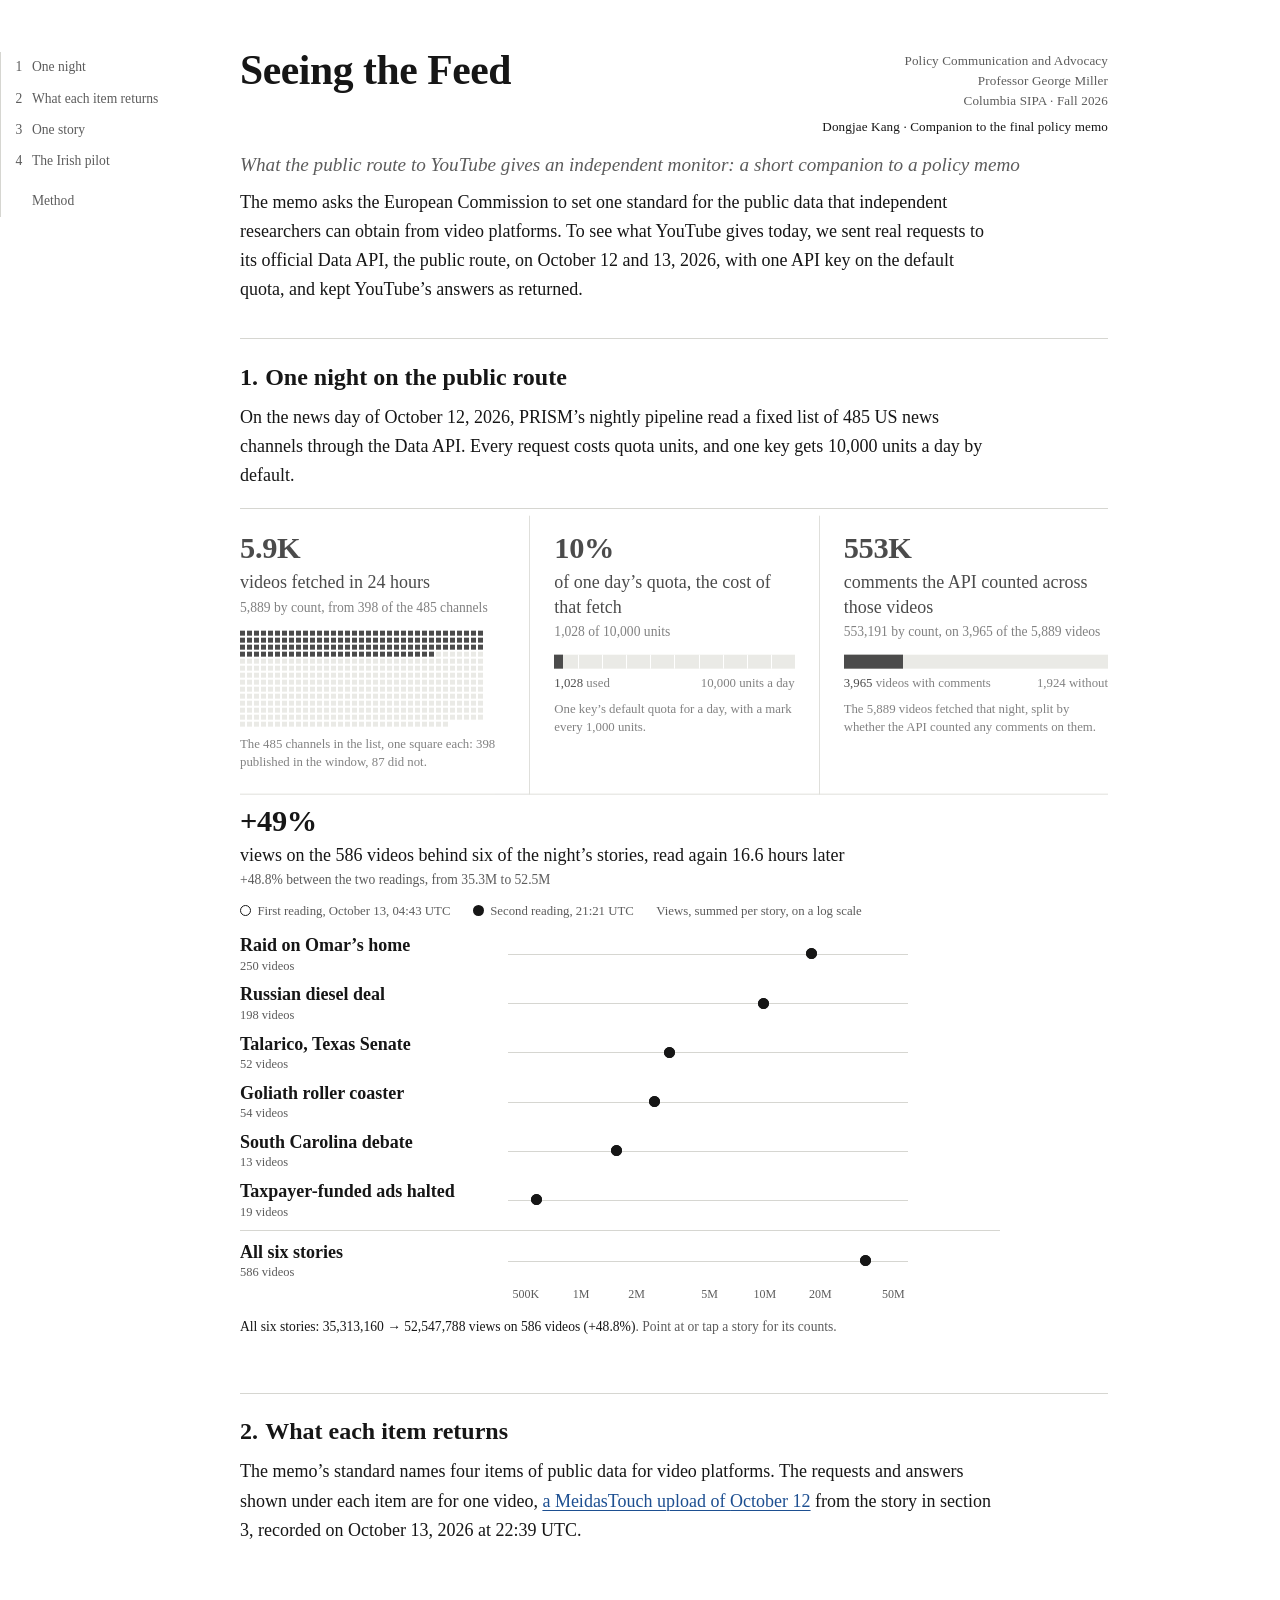
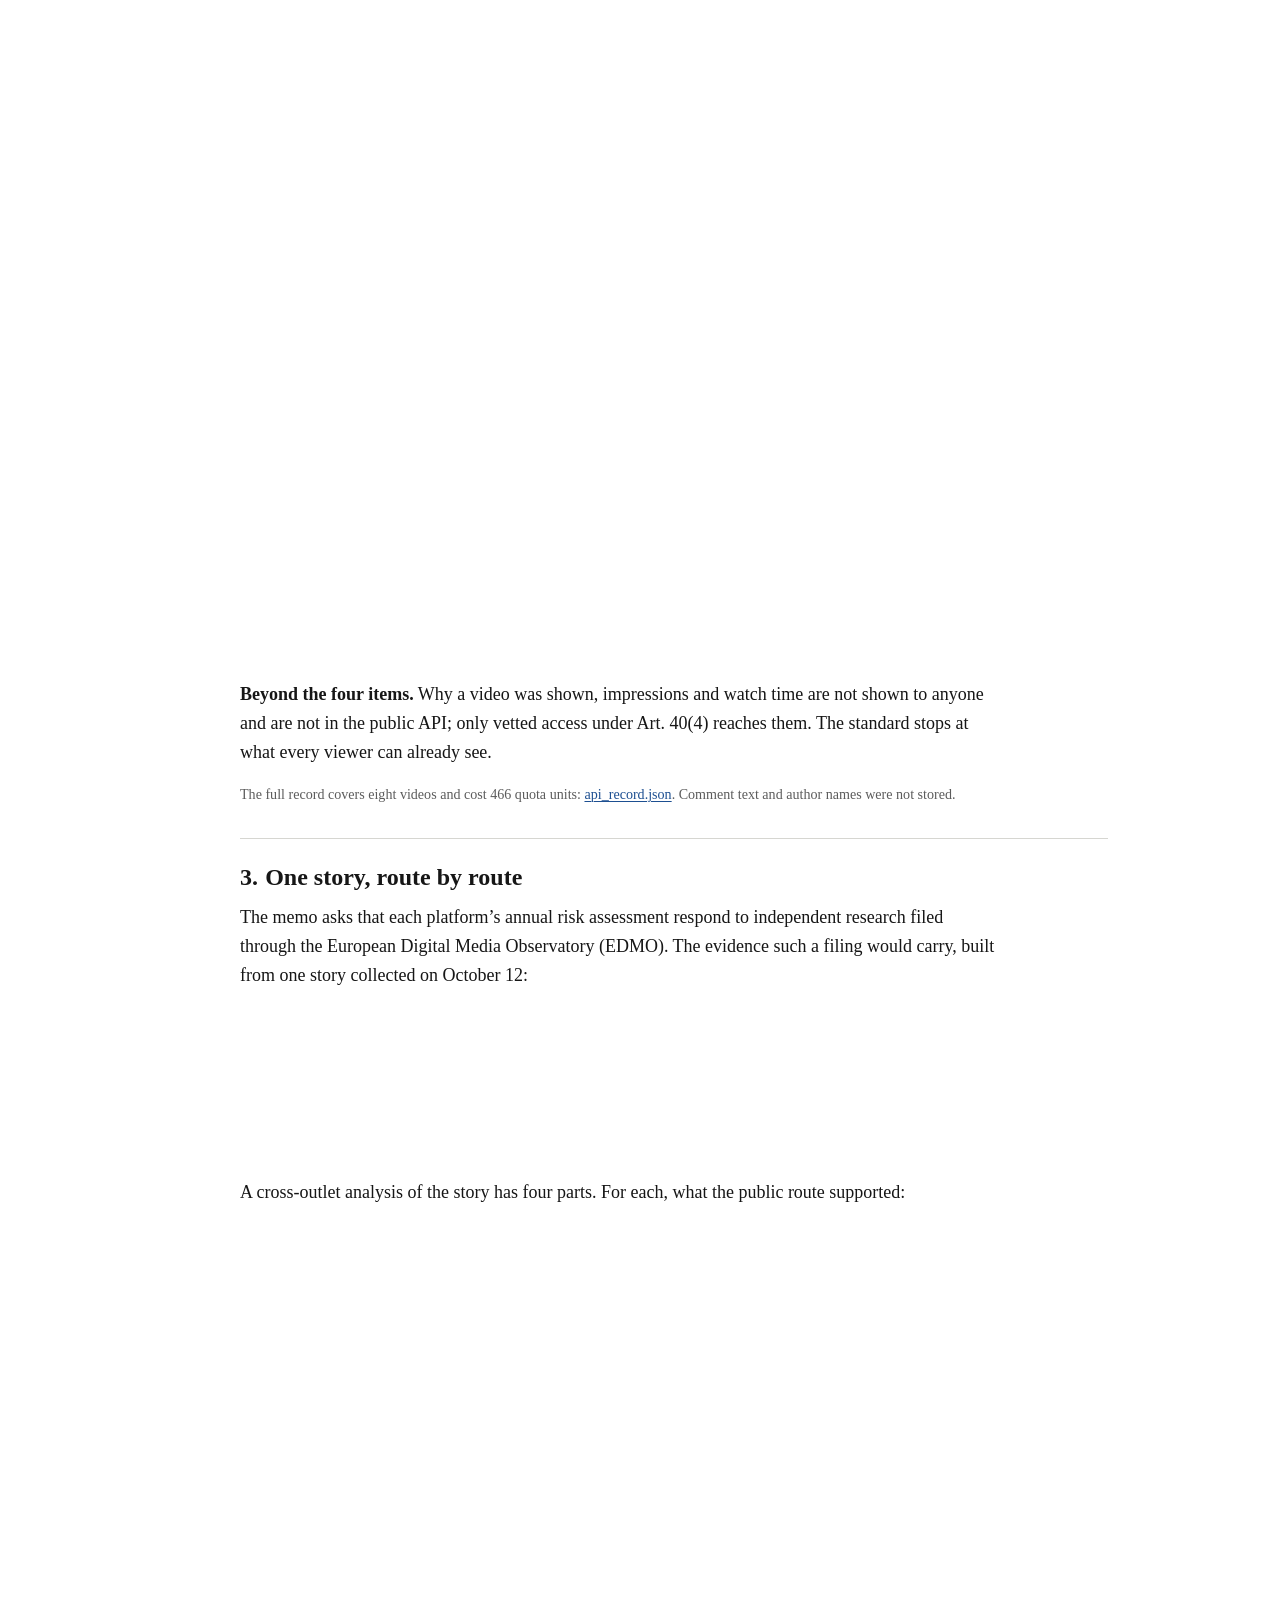
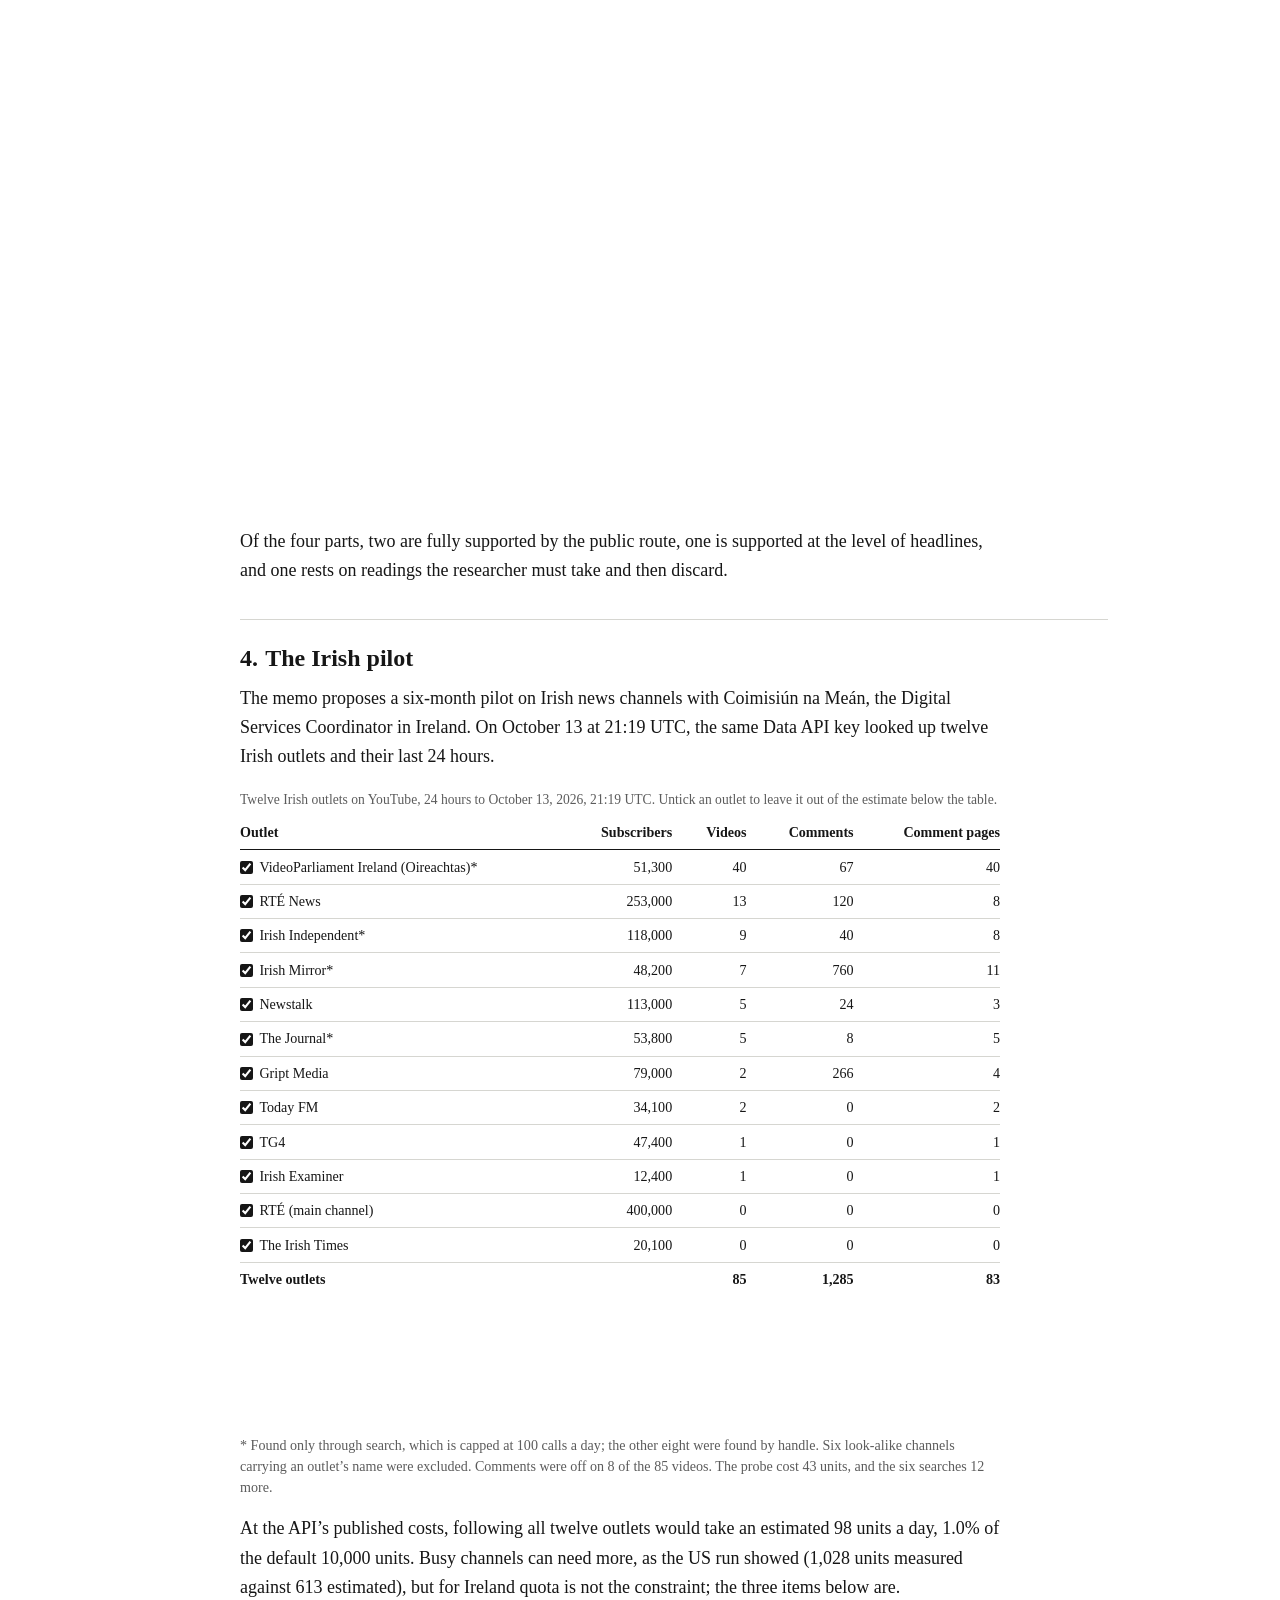
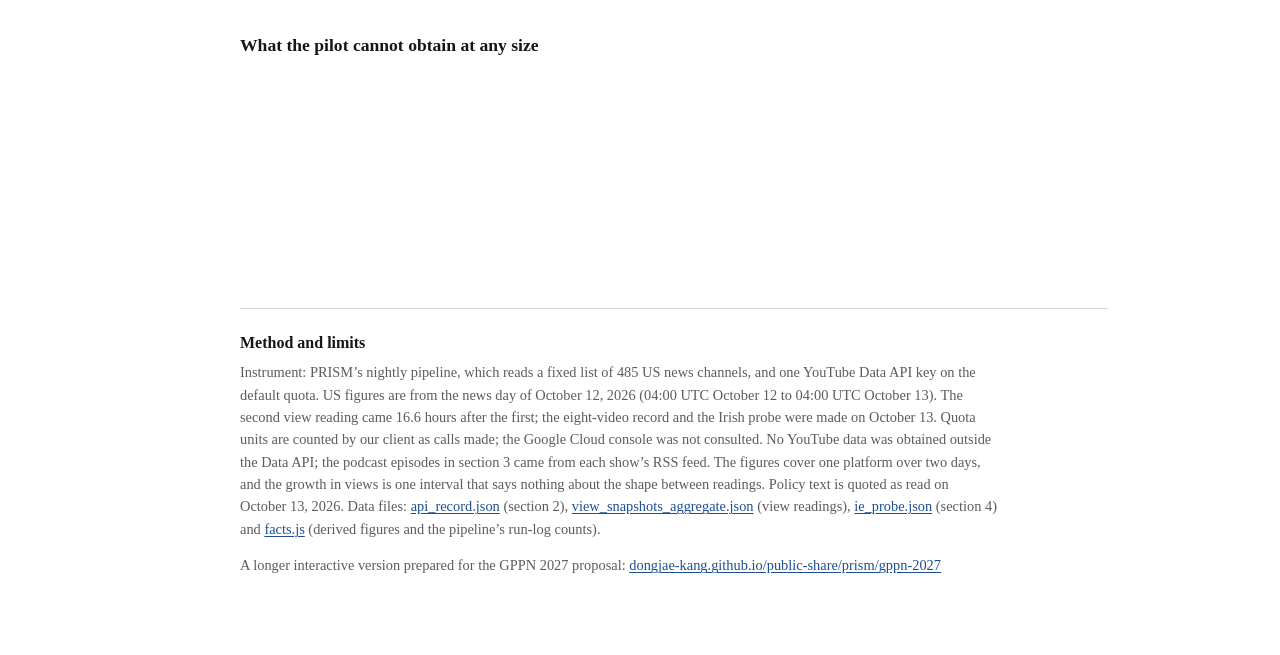
<file: prism/seeing-the-feed/index.html>
<!doctype html>
<html lang="en">
<head>
<meta charset="utf-8">
<meta name="viewport" content="width=device-width, initial-scale=1">
<meta name="robots" content="noindex, nofollow">
<link rel="icon" href="data:,">
<title>Seeing the Feed</title>
<meta name="description" content="What YouTube's official Data API returns to an independent monitor, from real requests made on October 12 and 13, 2026. A companion to a policy memo for Policy Communication and Advocacy, Columbia SIPA.">
<script>
/* Scroll-driven states apply only when scripts run; if the page script never starts, drop them. */
document.documentElement.classList.add("js");
setTimeout(function () { if (!window.__stf) document.documentElement.classList.remove("js"); }, 3000);
</script>
<style>
:root{--ink:#161616;--muted:#5c5c5c;--rule:#d6d6d1;--tint:#f4f4f1;--track:#e4e4df;--link:#1d4f91;--measure:760px;color-scheme:light}
*{box-sizing:border-box}
html{-webkit-text-size-adjust:100%;text-size-adjust:100%}
@media (prefers-reduced-motion:no-preference){html{scroll-behavior:smooth}}
body{margin:0;background:#fff;color:var(--ink);font:18px/1.62 Charter,"Bitstream Charter","Sitka Text",Cambria,Georgia,serif;font-kerning:normal}
.page{max-width:712px;margin:0 auto;padding:32px 16px 56px}
.mast{display:flex;justify-content:space-between;align-items:flex-start;gap:2rem;margin-bottom:.9rem}
.course{display:none;margin:.2rem 0 0;font-size:.82rem;line-height:1.5;letter-spacing:.01em;color:var(--muted);text-align:right;flex:none}
.course span{display:block}
.course .by{margin-top:.45rem;color:var(--ink)}
h1{font-size:2.1rem;line-height:1.1;margin:0 0 .5rem;letter-spacing:-.01em}
.sub{font-size:1.15rem;line-height:1.4;font-style:italic;color:var(--muted);margin:0 0 .6rem}
.byline{font-size:.9rem;color:var(--ink);margin:0 0 1.5rem}
section{border-top:1px solid var(--rule);margin-top:2.75rem;padding-top:1.75rem}
section,footer{scroll-margin-top:60px}
h2{font-size:1.5rem;line-height:1.25;margin:0 0 .9rem}
h2 .n{margin-right:.3em}
h3{font-size:1.1rem;line-height:1.3;margin:2rem 0 .6rem}
p{margin:0 0 1rem}
a{color:var(--link);text-underline-offset:.15em;text-decoration-thickness:1px}
a:focus-visible,input:focus-visible,summary:focus-visible,.dr:focus-visible{outline:2px solid var(--link);outline-offset:2px}
q{quotes:"\201C" "\201D" "\2018" "\2019"}
.note{font-size:.88rem;line-height:1.5;color:var(--muted)}
.nw{white-space:nowrap}
.mobile-only{display:block}

/* section navigation: a left rail on wide screens, a compact bar on narrow ones */
.rail{display:none}
.topbar{position:sticky;top:0;z-index:5;background:#fff;border-bottom:1px solid var(--rule)}
.topbar .tb{max-width:712px;margin:0 auto;padding:0 16px;height:44px;display:flex;align-items:center;justify-content:space-between;gap:12px}
.topbar .cur{min-width:0;font-size:.85rem;color:var(--muted);white-space:nowrap;overflow:hidden;text-overflow:ellipsis}
.topbar ol{list-style:none;margin:0 -8px 0 0;padding:0;display:flex;flex:none}
.topbar a{display:block;min-width:40px;height:44px;line-height:42px;text-align:center;font-size:.95rem;color:var(--muted);text-decoration:none;border-bottom:2px solid transparent;font-variant-numeric:lining-nums}
.topbar a[aria-current="true"]{color:var(--ink);font-weight:700;border-bottom-color:var(--ink)}

/* section 1: four numbers, each with its figure */
.s1{margin:1.4rem 0 0;border-top:1px solid var(--rule)}
.pn{padding:1.2rem 0 1.4rem;border-bottom:1px solid var(--rule)}
.pn.wide{border-bottom:0}
.pn .big{font-size:1.9rem;font-weight:700;line-height:1;letter-spacing:-.01em;font-variant-numeric:lining-nums}
.pn .lab{margin:.5rem 0 .2rem;line-height:1.35}
.pn .ex{margin:0;font-size:.85rem;line-height:1.4;color:var(--muted)}
.pn figure{margin:1.1rem 0 0}
.pn figcaption{margin-top:.55rem;font-size:.8rem;line-height:1.4;color:var(--muted)}
.waffle{display:grid;grid-template-columns:repeat(35,5px);gap:2px;width:max-content}
.waffle i{display:block;width:5px;height:5px;background:var(--track)}
.waffle i:nth-child(-n+398){background:var(--ink)}
.hb{position:relative;display:block;height:14px;background:var(--track)}
.hb > i{position:absolute;left:0;top:0;bottom:0;width:calc(var(--w) * var(--p,1));background:var(--ink)}
.hb > b{position:absolute;top:0;bottom:0;width:1px;background:#fff}
.scale{display:flex;justify-content:space-between;gap:1rem;margin-top:.35rem;font-size:.8rem;line-height:1.35;color:var(--muted);font-variant-numeric:lining-nums}
.scale b{font-weight:400;color:var(--ink)}

/* the six stories: first reading, second reading, and the interval between */
.dbkey{display:flex;flex-wrap:wrap;gap:.2rem 1.4rem;margin:0 0 .5rem;font-size:.8rem;line-height:1.4;color:var(--muted)}
.dbkey i{position:relative;display:inline-block;vertical-align:-1px;margin-right:.4rem}
.d0,.d1{width:11px;height:11px;border-radius:50%}
.d0{border:1.5px solid var(--ink);background:#fff}
.d1{background:var(--ink)}
.dr{display:grid;grid-template-columns:15.5rem 1fr 4.5rem;align-items:center;gap:0 1.25rem;padding:.3rem 0}
.dr .dl{line-height:1.3}
.dr .dl small{display:block;margin-left:0;font-size:.78rem;color:var(--muted)}
.dr .dp{text-align:right;font-variant-numeric:tabular-nums lining-nums;opacity:var(--pl,1)}
.dt{position:relative;display:block;height:22px}
.dt::before{content:"";position:absolute;left:0;right:0;top:50%;border-top:1px solid var(--rule)}
.dt .ln{position:absolute;top:50%;height:2px;margin-top:-1px;background:var(--ink);left:var(--x0);width:calc((var(--x1) - var(--x0)) * var(--pi,1))}
.dt .d0,.dt .d1{position:absolute;top:50%;margin:-5.5px 0 0 -5.5px}
.dt .d0{left:var(--x0)}
.dt .d1{left:calc(var(--x0) + (var(--x1) - var(--x0)) * var(--pi,1))}
.dr.tot{margin-top:.35rem;padding-top:.6rem;border-top:1px solid var(--rule)}
.dr.tot .dl b{font-weight:700}
.dr.on .dl b{text-decoration:underline;text-underline-offset:.2em}
.dr[data-tip]{cursor:default}
.dax{padding:0;height:1.2rem}
.dax .dt{height:1.2rem}
.dax .dt::before{display:none}
.dax .dt span{position:absolute;top:0;transform:translateX(-50%);font-size:.75rem;color:var(--muted);font-variant-numeric:lining-nums}
.dbread{margin:.8rem 0 0;font-size:.85rem;line-height:1.45}
.dbread .hint{color:var(--muted)}

.rows{margin:1.25rem 0 1.25rem}
.r{display:grid;grid-template-columns:9.5rem 1fr;gap:.3rem 1.25rem;padding:1rem 0;border-top:1px solid var(--rule)}
.r:last-child{border-bottom:1px solid var(--rule)}
.r .k b{display:block;line-height:1.35}
.r .k i{display:block;margin-top:.2rem;font-size:.9rem;line-height:1.35;color:var(--muted)}
.r .v p{margin:0 0 .6rem}
.r .v p:last-child{margin-bottom:0}

details{margin:.2rem 0 0;font-size:.9rem;line-height:1.5}
summary{cursor:pointer;color:var(--link)}
details[open] summary{margin-bottom:.4rem}
.evl{margin:.8rem 0 .3rem;font-size:.82rem;color:var(--muted)}
pre{margin:0;padding:.6rem .75rem;background:var(--tint);font:12.5px/1.5 ui-monospace,SFMono-Regular,Menlo,Consolas,monospace;white-space:pre-wrap;overflow-wrap:anywhere}
details p.evn{margin:.5rem 0 0;font-size:.85rem;color:var(--muted)}

.story{margin:1.25rem 0 1.5rem;padding-left:1rem;border-left:2px solid var(--ink)}
.story .t{font-style:italic;font-size:1.15rem;line-height:1.4;margin:0 0 .5rem}
.story p{margin:0 0 .3rem}
.story p:last-child{margin:0}

/* section 3: two readings of one story, and the interval no call returns */
.spread{margin:.9rem 0 .2rem}
.spread .sh{display:flex;justify-content:space-between;align-items:baseline;gap:1rem;font-size:.82rem;line-height:1.35;color:var(--muted)}
.spread .sh b{font-size:.95rem;color:var(--ink);font-variant-numeric:tabular-nums lining-nums}
.spread .sh.a{margin-bottom:.3rem}
.spread .sh.b{margin-top:.3rem}
.spread .st{display:block;position:relative;height:10px;background:var(--track)}
.spread .st i{position:absolute;left:0;top:0;bottom:0;width:calc(var(--w) * var(--p,1));background:var(--ink)}
.spread .st.sb2 i{width:calc(var(--w) * var(--p2,1))}
.spread .gap{padding:.6rem 0 .6rem .75rem;border-left:1px dashed var(--muted);font-size:.82rem;line-height:1.4;font-style:italic;color:var(--muted);opacity:var(--p,1)}
.spread figcaption{margin-top:.6rem;font-size:.82rem;line-height:1.45;color:var(--muted)}

table{width:100%;border-collapse:collapse;margin:1.25rem 0 .6rem;font-size:.88rem;line-height:1.35;font-variant-numeric:tabular-nums lining-nums}
caption{caption-side:top;text-align:left;font-size:.85rem;color:var(--muted);padding-bottom:.4rem}
th,td{padding:.45rem .5rem;border-bottom:1px solid var(--rule);text-align:right;vertical-align:top}
th:first-child,td:first-child{text-align:left;padding-left:0}
th:last-child,td:last-child{padding-right:0}
thead th{font-weight:700;vertical-align:bottom;border-bottom:1px solid var(--ink)}
tfoot td{font-weight:700;border-top:1px solid var(--ink);border-bottom:0}
td label{display:flex;gap:.4rem;align-items:flex-start;cursor:pointer}
td input{flex:none;margin:.2rem 0 0;accent-color:var(--ink)}
tr.off td{color:var(--muted)}
html:not(.js) .js-only{display:none}

.planout{margin:1rem 0 1rem;padding:.75rem 0;border-top:1px solid var(--rule);border-bottom:1px solid var(--rule)}
.planout p{margin:0}
.planout .p1{font-size:1rem;line-height:1.45}
.planout .p1 b{font-variant-numeric:tabular-nums lining-nums}
.planout .p2{font-size:.82rem;line-height:1.45;color:var(--muted)}
.qbar{display:block;position:relative;height:6px;background:var(--track);margin:.5rem 0 .35rem}
.qbar i{position:absolute;left:0;top:0;bottom:0;width:var(--w);background:var(--ink);transition:width .25s ease-out}

ul.plain{margin:0 0 1rem;padding-left:1.1rem}
ul.plain li{margin:0 0 .6rem}

footer{border-top:1px solid var(--rule);margin-top:3rem;padding-top:1.5rem;font-size:.9rem;line-height:1.55;color:var(--muted)}
footer h2{font-size:1rem;color:var(--ink);margin:0 0 .5rem}
footer p{margin:0 0 .9rem}

/* scroll-driven states, both directions; the script sets --q, --p, --p2, --pi and --pl */
.js .rv{opacity:var(--q,0);transform:translateY(calc((1 - var(--q,0)) * 8px))}
.js .pn[data-rise]{opacity:calc(.65 + .35 * var(--r,0));transform:translateY(calc((1 - var(--r,0)) * 10px))}
.js [data-scrub]{--p:0;--p2:0}
.js .dr{--pi:0;--pl:0}
.js .waffle i:nth-child(-n+398){background:var(--track)}
.js .waffle i.lit{background:var(--ink)}

@media (min-width:700px){
  .course{display:block}
  .mobile-only{display:none}
}
@media (max-width:999px){
  .dr{grid-template-columns:1fr auto;gap:.15rem .75rem;padding:.45rem 0}
  .dr .dt{grid-column:1 / -1;order:3}
  .dr .dl{order:1}
  .dr .dp{order:2}
  .dax{display:block}
  .dax > span:not(.dt){display:none}
}
@media (min-width:1000px){
  .topbar{display:none}
  .layout{display:grid;grid-template-columns:minmax(224px,1fr) minmax(0,900px) minmax(24px,1fr)}
  .page{grid-column:2;margin:0;max-width:none;padding:48px 16px 64px}
  section,footer{scroll-margin-top:28px}
  section{margin-top:2.1rem;padding-top:1.4rem}
  h2{margin-bottom:.7rem}
  .byline{margin-bottom:1.2rem}
  .s1{margin-top:1.1rem}
  .pn .lab{margin-top:.4rem}
  .pn figure{margin-top:.9rem}
  .page :is(header > p, section > p, .rows, table, ul, .story, .planout, h3, footer p){max-width:var(--measure)}
  .page header > .sub{max-width:none}
  h1{font-size:2.6rem}
  .sub{font-size:1.2rem}
  .s1{display:grid;grid-template-columns:repeat(3,minmax(0,1fr))}
  .pn{padding:1.1rem 1.5rem 1.4rem}
  .pn:first-child{padding-left:0}
  .pn:nth-child(3){padding-right:0}
  .pn + .pn{border-left:1px solid var(--rule)}
  .pn.wide{grid-column:1 / -1;border-left:0;padding-left:0;padding-right:0}
  .pn.wide .lab{max-width:var(--measure)}
  .pn.wide figure{max-width:var(--measure)}
  .rail{display:block;grid-column:1;grid-row:1;align-self:start;justify-self:end;position:sticky;top:48px;width:12.5rem;margin:52px 24px 0 0}
  .rail ol{list-style:none;margin:0;padding:0;border-left:1px solid var(--rule)}
  .rail a{display:flex;margin-left:-1px;padding:.4rem 0 .4rem .85rem;border-left:2px solid transparent;font-size:.85rem;line-height:1.35;color:var(--muted);text-decoration:none}
  .rail a:hover{color:var(--ink)}
  .rail .n{flex:none;width:1.2em;font-variant-numeric:tabular-nums lining-nums}
  .rail li.m{margin-top:.6rem}
  .rail li.m a{padding-left:calc(.85rem + 1.2em)}
  .rail a[aria-current="true"]{color:var(--ink);font-weight:700;border-left-color:var(--ink)}
}
@media (max-width:600px){
  body{font-size:17px}
  .pn .big{font-size:2.2rem}
  .r{grid-template-columns:1fr}
  table{font-size:.8rem}
  th,td{padding:.4rem .3rem}
}
@media (max-width:420px){
  table{font-size:.75rem}
  th,td{padding:.35rem .2rem}
  td label{gap:.3rem}
  td label span{hyphens:auto;-webkit-hyphens:auto}
}
@media (prefers-reduced-motion:reduce){
  .js .rv,.js .pn[data-rise]{opacity:1;transform:none}
  .js [data-scrub]{--p:1;--p2:1}
  .js .dr{--pi:1;--pl:1}
  .js .waffle i:nth-child(-n+398){background:var(--ink)}
}
@media print{
  .topbar,.rail{display:none}
  .js .rv,.js .pn[data-rise]{opacity:1;transform:none}
  .js [data-scrub]{--p:1;--p2:1}
  .js .dr{--pi:1;--pl:1}
  .js .waffle i:nth-child(-n+398){background:var(--ink)}
}
</style>
</head>
<body>
<nav class="topbar" aria-label="Sections">
  <div class="tb">
    <span class="cur" id="cur">Seeing the Feed</span>
    <ol>
      <li><a href="#night" title="One night on the public route">1</a></li>
      <li><a href="#items" title="What each item returns">2</a></li>
      <li><a href="#story" title="One story, route by route">3</a></li>
      <li><a href="#ireland" title="The Irish pilot">4</a></li>
    </ol>
  </div>
</nav>
<div class="layout">
<nav class="rail" aria-label="Sections">
  <ol>
    <li><a href="#night"><span class="n">1</span>One night</a></li>
    <li><a href="#items"><span class="n">2</span>What each item returns</a></li>
    <li><a href="#story"><span class="n">3</span>One story</a></li>
    <li><a href="#ireland"><span class="n">4</span>The Irish pilot</a></li>
    <li class="m"><a href="#method">Method</a></li>
  </ol>
</nav>
<div class="page">

<header>
  <div class="mast">
    <h1>Seeing the Feed</h1>
    <p class="course"><span>Policy Communication and Advocacy</span><span>Professor George Miller</span><span>Columbia SIPA · Fall 2026</span><span class="by">Dongjae Kang · Companion to the final policy memo</span></p>
  </div>
  <p class="sub">What the public route to YouTube gives an independent monitor: a short companion to a policy memo</p>
  <p class="byline mobile-only">Dongjae Kang · Companion to the final policy memo</p>
  <p>The memo asks the European Commission to set one standard for the public data that independent researchers can obtain from video platforms. To see what YouTube gives today, we sent real requests to its official Data API, the public route, on <span class="nw">October 12</span> and 13, 2026, with one API key on the default quota, and kept YouTube’s answers as returned.</p>
</header>

<section id="night">
  <h2><span class="n">1.</span>One night on the public route</h2>
  <p>On the news day of <span class="nw">October 12</span>, 2026, PRISM’s nightly pipeline read a fixed list of 485 US news channels through the Data API. Every request costs quota units, and one key gets <span class="nw">10,000 units</span> a day by default.</p>
  <div class="s1">
    <div class="pn" data-rise>
      <div class="big">5.9K</div>
      <p class="lab">videos fetched in <span class="nw">24 hours</span></p>
      <p class="ex">5,889 by count, from 398 of the <span class="nw">485 channels</span></p>
      <figure data-scrub="waffle" data-lead="1" data-a="0.98" data-b="0.6" data-n="398">
        <div class="waffle" role="img" aria-label="398 of 485 channels published in the window"><i></i><i></i><i></i><i></i><i></i><i></i><i></i><i></i><i></i><i></i><i></i><i></i><i></i><i></i><i></i><i></i><i></i><i></i><i></i><i></i><i></i><i></i><i></i><i></i><i></i><i></i><i></i><i></i><i></i><i></i><i></i><i></i><i></i><i></i><i></i><i></i><i></i><i></i><i></i><i></i><i></i><i></i><i></i><i></i><i></i><i></i><i></i><i></i><i></i><i></i><i></i><i></i><i></i><i></i><i></i><i></i><i></i><i></i><i></i><i></i><i></i><i></i><i></i><i></i><i></i><i></i><i></i><i></i><i></i><i></i><i></i><i></i><i></i><i></i><i></i><i></i><i></i><i></i><i></i><i></i><i></i><i></i><i></i><i></i><i></i><i></i><i></i><i></i><i></i><i></i><i></i><i></i><i></i><i></i><i></i><i></i><i></i><i></i><i></i><i></i><i></i><i></i><i></i><i></i><i></i><i></i><i></i><i></i><i></i><i></i><i></i><i></i><i></i><i></i><i></i><i></i><i></i><i></i><i></i><i></i><i></i><i></i><i></i><i></i><i></i><i></i><i></i><i></i><i></i><i></i><i></i><i></i><i></i><i></i><i></i><i></i><i></i><i></i><i></i><i></i><i></i><i></i><i></i><i></i><i></i><i></i><i></i><i></i><i></i><i></i><i></i><i></i><i></i><i></i><i></i><i></i><i></i><i></i><i></i><i></i><i></i><i></i><i></i><i></i><i></i><i></i><i></i><i></i><i></i><i></i><i></i><i></i><i></i><i></i><i></i><i></i><i></i><i></i><i></i><i></i><i></i><i></i><i></i><i></i><i></i><i></i><i></i><i></i><i></i><i></i><i></i><i></i><i></i><i></i><i></i><i></i><i></i><i></i><i></i><i></i><i></i><i></i><i></i><i></i><i></i><i></i><i></i><i></i><i></i><i></i><i></i><i></i><i></i><i></i><i></i><i></i><i></i><i></i><i></i><i></i><i></i><i></i><i></i><i></i><i></i><i></i><i></i><i></i><i></i><i></i><i></i><i></i><i></i><i></i><i></i><i></i><i></i><i></i><i></i><i></i><i></i><i></i><i></i><i></i><i></i><i></i><i></i><i></i><i></i><i></i><i></i><i></i><i></i><i></i><i></i><i></i><i></i><i></i><i></i><i></i><i></i><i></i><i></i><i></i><i></i><i></i><i></i><i></i><i></i><i></i><i></i><i></i><i></i><i></i><i></i><i></i><i></i><i></i><i></i><i></i><i></i><i></i><i></i><i></i><i></i><i></i><i></i><i></i><i></i><i></i><i></i><i></i><i></i><i></i><i></i><i></i><i></i><i></i><i></i><i></i><i></i><i></i><i></i><i></i><i></i><i></i><i></i><i></i><i></i><i></i><i></i><i></i><i></i><i></i><i></i><i></i><i></i><i></i><i></i><i></i><i></i><i></i><i></i><i></i><i></i><i></i><i></i><i></i><i></i><i></i><i></i><i></i><i></i><i></i><i></i><i></i><i></i><i></i><i></i><i></i><i></i><i></i><i></i><i></i><i></i><i></i><i></i><i></i><i></i><i></i><i></i><i></i><i></i><i></i><i></i><i></i><i></i><i></i><i></i><i></i><i></i><i></i><i></i><i></i><i></i><i></i><i></i><i></i><i></i><i></i><i></i><i></i><i></i><i></i><i></i><i></i><i></i><i></i><i></i><i></i><i></i><i></i><i></i><i></i><i></i><i></i><i></i><i></i><i></i><i></i><i></i><i></i><i></i><i></i><i></i><i></i><i></i><i></i><i></i><i></i><i></i><i></i><i></i><i></i><i></i><i></i><i></i><i></i><i></i><i></i><i></i><i></i><i></i><i></i><i></i><i></i><i></i><i></i><i></i><i></i><i></i><i></i><i></i><i></i><i></i><i></i><i></i><i></i><i></i><i></i><i></i><i></i><i></i><i></i><i></i><i></i><i></i><i></i><i></i><i></i><i></i><i></i><i></i><i></i><i></i><i></i><i></i><i></i><i></i><i></i><i></i><i></i><i></i><i></i><i></i><i></i><i></i><i></i><i></i><i></i><i></i><i></i><i></i><i></i><i></i><i></i><i></i><i></i><i></i><i></i><i></i><i></i><i></i><i></i><i></i><i></i><i></i><i></i><i></i><i></i><i></i><i></i><i></i><i></i><i></i></div>
        <figcaption>The <span class="nw">485 channels</span> in the list, one square each: 398 published in the window, 87 did not.</figcaption>
      </figure>
    </div>
    <div class="pn" data-rise>
      <div class="big">10%</div>
      <p class="lab">of one day’s quota, the cost of that fetch</p>
      <p class="ex">1,028 of <span class="nw">10,000 units</span></p>
      <figure data-scrub="bar" data-lead="1" data-a="0.98" data-b="0.6">
        <span class="hb" role="img" aria-label="1,028 of 10,000 units" style="--w:10.28%"><i></i><b style="left:10%"></b><b style="left:20%"></b><b style="left:30%"></b><b style="left:40%"></b><b style="left:50%"></b><b style="left:60%"></b><b style="left:70%"></b><b style="left:80%"></b><b style="left:90%"></b></span>
        <div class="scale"><span><b>1,028</b> used</span><span><span class="nw">10,000 units</span> a day</span></div>
        <figcaption>One key’s default quota for a day, with a mark every <span class="nw">1,000 units</span>.</figcaption>
      </figure>
    </div>
    <div class="pn" data-rise>
      <div class="big">553K</div>
      <p class="lab">comments the API counted across those videos</p>
      <p class="ex">553,191 by count, on 3,965 of the <span class="nw">5,889 videos</span></p>
      <figure data-scrub="bar" data-lead="1" data-a="0.98" data-b="0.6">
        <span class="hb" role="img" aria-label="3,965 of 5,889 videos had comments" style="--w:67.33%"><i></i></span>
        <div class="scale"><span><b>3,965</b> videos with comments</span><span>1,924 without</span></div>
        <figcaption>The <span class="nw">5,889 videos</span> fetched that night, split by whether the API counted any comments on them.</figcaption>
      </figure>
    </div>
    <div class="pn wide rv">
      <div class="big">+49%</div>
      <p class="lab">views on the <span class="nw">586 videos</span> behind six of the night’s stories, read again <span class="nw">16.6 hours</span> later</p>
      <p class="ex">+48.8% between the two readings, from 35.3M to 52.5M</p>
      <figure data-scrub="db" data-a="0.98" data-b="0.42" id="dumbbell">
        <div class="dbkey"><span><i class="d0"></i>First reading, <span class="nw">October 13</span>, <span class="nw">04:43 UTC</span></span><span><i class="d1"></i>Second reading, <span class="nw">21:21 UTC</span></span><span>Views, summed per story, on a log scale</span></div>
        <div class="dbrows" id="dbrows">
          <div class="dr" data-tip="Raid on Omar’s home: 17,911,155 → 26,341,527 views on 250 videos (+47.1%)" title="Raid on Omar’s home: 17,911,155 → 26,341,527 views on 250 videos (+47.1%)"><span class="dl"><b>Raid on Omar’s home</b><small><span class="nw">250 videos</span></small></span><span class="dt" style="--x0:75.87%;--x1:83.57%"><i class="ln"></i><i class="d0"></i><i class="d1"></i></span><span class="dp">+47.1%</span></div>
          <div class="dr" data-tip="Russian diesel deal (the story in section 3): 9,774,739 → 12,681,273 views on 198 videos (+29.7%)" title="Russian diesel deal (the story in section 3): 9,774,739 → 12,681,273 views on 198 videos (+29.7%)"><span class="dl"><b>Russian diesel deal</b><small><span class="nw">198 videos</span></small></span><span class="dt" style="--x0:63.79%;--x1:68.98%"><i class="ln"></i><i class="d0"></i><i class="d1"></i></span><span class="dp">+29.7%</span></div>
          <div class="dr" data-tip="Talarico, Texas Senate: 3,007,404 → 4,464,301 views on 52 videos (+48.4%)" title="Talarico, Texas Senate: 3,007,404 → 4,464,301 views on 52 videos (+48.4%)"><span class="dl"><b>Talarico, Texas Senate</b><small><span class="nw">52 videos</span></small></span><span class="dt" style="--x0:40.26%;--x1:48.15%"><i class="ln"></i><i class="d0"></i><i class="d1"></i></span><span class="dp">+48.4%</span></div>
          <div class="dr" data-tip="Goliath roller coaster: 2,492,355 → 6,488,557 views on 54 videos (+160.3%)" title="Goliath roller coaster: 2,492,355 → 6,488,557 views on 54 videos (+160.3%)"><span class="dl"><b>Goliath roller coaster</b><small><span class="nw">54 videos</span></small></span><span class="dt" style="--x0:36.51%;--x1:55.61%"><i class="ln"></i><i class="d0"></i><i class="d1"></i></span><span class="dp">+160.3%</span></div>
          <div class="dr" data-tip="South Carolina debate: 1,557,083 → 1,951,484 views on 13 videos (+25.3%)" title="South Carolina debate: 1,557,083 → 1,951,484 views on 13 videos (+25.3%)"><span class="dl"><b>South Carolina debate</b><small><span class="nw">13 videos</span></small></span><span class="dt" style="--x0:27.12%;--x1:31.63%"><i class="ln"></i><i class="d0"></i><i class="d1"></i></span><span class="dp">+25.3%</span></div>
          <div class="dr" data-tip="Taxpayer-funded ads halted: 570,424 → 620,646 views on 19 videos (+8.8%)" title="Taxpayer-funded ads halted: 570,424 → 620,646 views on 19 videos (+8.8%)"><span class="dl"><b>Taxpayer-funded ads halted</b><small><span class="nw">19 videos</span></small></span><span class="dt" style="--x0:7.08%;--x1:8.77%"><i class="ln"></i><i class="d0"></i><i class="d1"></i></span><span class="dp">+8.8%</span></div>
          <div class="dr tot" data-tip="All six stories: 35,313,160 → 52,547,788 views on 586 videos (+48.8%)" title="All six stories: 35,313,160 → 52,547,788 views on 586 videos (+48.8%)"><span class="dl"><b>All six stories</b><small><span class="nw">586 videos</span></small></span><span class="dt" style="--x0:89.42%;--x1:97.35%"><i class="ln"></i><i class="d0"></i><i class="d1"></i></span><span class="dp">+48.8%</span></div>
          <div class="dr dax" aria-hidden="true"><span></span><span class="dt"><span style="left:4.45%">500K</span><span style="left:18.29%">1M</span><span style="left:32.12%">2M</span><span style="left:50.41%">5M</span><span style="left:64.24%">10M</span><span style="left:78.07%">20M</span><span style="left:96.36%">50M</span></span><span></span></div>
        </div>
        <p class="dbread" id="dbread" aria-live="polite">All six stories: 35,313,160 → 52,547,788 views on <span class="nw">586 videos</span> (+48.8%)<span class="hint js-only">. Point at or tap a story for its counts.</span></p>
      </figure>
    </div>
  </div>
</section>

<section id="items">
  <h2><span class="n">2.</span>What each item returns</h2>
  <p>The memo’s standard names four items of public data for video platforms. The requests and answers shown under each item are for one video, <a href="https://www.youtube.com/watch?v=mMok2XA6Dmk">a MeidasTouch upload of <span class="nw">October 12</span></a> from the story in section 3, recorded on <span class="nw">October 13</span>, 2026 at <span class="nw">22:39 UTC</span>.</p>
  <div class="rows">
    <div class="r rv">
      <div class="k"><b>Video details</b><i>Returned in full</i></div>
      <div class="v">
        <p>One call returns every field the watch page shows: title, channel, time, length, views, likes and comment count, at <span class="nw">1 quota unit</span> per <span class="nw">50 videos</span>. The limit sits earlier: finding a channel by search is capped at <span class="nw">100 calls</span> a day.</p>
        <details><summary>Request and recorded answer</summary><p class="evl">Request, as sent (the key is shown as REDACTED)</p><pre>GET https://www.googleapis.com/youtube/v3/videos?<wbr>part=snippet%2Cstatistics%2CcontentDetails%2CtopicDetails<wbr>&amp;id=mMok2XA6Dmk<wbr>&amp;key=REDACTED</pre><p class="evl">Answer, as recorded: HTTP 200, <span class="nw">1 quota unit</span></p><pre>snippet.title: "\ud83d\udea8All HELL BREAKS LOOSE as Zelensky Hits THE MOTHERLODE…"
snippet.channelTitle: "MeidasTouch"
snippet.publishedAt: "2026-10-12T12:30:06Z"
snippet.description: "MeidasTouch host Ben Meiselas reports on Ukraine's strikes on three Russian Yandex data centers as Trump faces backlash over his diesel deal with Russia and shi…"
snippet.tags: ["meidastouch", "meidas touch", "politics", "political videos", "political advertising", "breaking news"]
snippet.defaultAudioLanguage: "en-US"
contentDetails.duration: "PT22M36S"
contentDetails.caption: "false"
statistics.viewCount: "1117497"
statistics.likeCount: "44938"
statistics.commentCount: "5374"
topicDetails.topicCategories: ["https://en.wikipedia.org/wiki/Politics", "https://en.wikipedia.org/wiki/Society"]</pre><p class="evn">PT22M36S is <span class="nw">22 minutes</span> 36 seconds. The record shortens the description.</p></details>
      </div>
    </div>
    <div class="r rv">
      <div class="k"><b>Caption text</b><i>Listed; the text is refused</i></div>
      <div class="v">
        <p>The API lists the caption tracks a video has, made by the uploader or generated by the platform, at <span class="nw">50 units</span> a video. A request for the text of a track answered 401: API keys are not supported, and the documentation requires permission to edit the video. The player plays the same track to anyone who watches.</p>
        <details><summary>Requests and recorded answers</summary><p class="evl">Request 1, for the list of tracks</p><pre>GET https://www.googleapis.com/youtube/v3/captions?<wbr>part=snippet<wbr>&amp;videoId=mMok2XA6Dmk<wbr>&amp;key=REDACTED</pre><p class="evl">Answer, as recorded: HTTP 200, <span class="nw">50 quota units</span></p><pre>tracks: [{"language": "en", "trackKind": "asr", "name": ""}]</pre><p class="evn">“asr” is the track the platform generates automatically.</p><p class="evl">Request 2, for the text of that track, <span class="nw">October 13</span>, 2026 at <span class="nw">22:40 UTC</span></p><pre>GET https://www.googleapis.com/youtube/v3/captions/AUieDaauXyHpRgebn3fKcbkBLAkl3aBbAU_sG_wFkuREiBJzi0g?<wbr>key=REDACTED</pre><p class="evl">Answer, as returned: HTTP 401</p><pre>{
  "error": {
    "code": 401,
    "message": "API keys are not supported by this API. Expected OAuth2 access token or other authentication credentials that assert a principal. See https://cloud.google.com/docs/authentication",
    "errors": [
      {
        "message": "Login Required.",
        "domain": "global",
        "reason": "required",
        "location": "Authorization",
        "locationType": "header"
      }
    ],
    "status": "UNAUTHENTICATED",
    "details": [
      {
        "@type": "type.googleapis.com/google.rpc.ErrorInfo",
        "reason": "CREDENTIALS_MISSING",
        "domain": "googleapis.com",
        "metadata": {
          "service": "youtube.googleapis.com",
          "method": "youtube.api.v3.V3DataCaptionService.Download"
        }
      }
    ]
  }
}</pre></details>
      </div>
    </div>
    <div class="r rv">
      <div class="k"><b>View counts over time</b><i>One reading per call</i></div>
      <div class="v">
        <p>The view count is the count at the moment of the call. There is no history for a video one does not own: a series exists only if the researcher keeps polling, and nothing between two readings can be recovered. YouTube’s Developer Policies also limit storage, in section III.E.4.b: <q>an API Client must not store statistics retrieved as Non-Authorized Data for more than <span class="nw">30 days</span>.</q></p>
        <details><summary>Three recorded readings</summary><pre>reading  time (UTC)         viewCount
1        2026-10-13 04:43   1,008,850
2        2026-10-13 21:21   1,113,203
3        2026-10-13 22:39   1,117,497</pre><p class="evn">Three separate calls: the first reading, the second <span class="nw">16.6 hours</span> later, and the call shown under Video details. Nothing between them is returned. Counted from the first reading, III.E.4.b sets <span class="nw">November 12</span>, 2026 as the date by which these readings must be deleted or refreshed.</p></details>
      </div>
    </div>
    <div class="r rv">
      <div class="k"><b>Public comments</b><i>Within quota</i></div>
      <div class="v">
        <p>A page of up to 100 comment threads costs <span class="nw">1 unit</span>, newest first or top first. There is no total and no oldest-first order, so reaching a video’s first comments, where coordinated arrival shows, means paging to the end.</p>
        <details><summary>Request and recorded answer</summary><p class="evl">Request, as sent</p><pre>GET https://www.googleapis.com/youtube/v3/commentThreads?<wbr>part=snippet<wbr>&amp;videoId=mMok2XA6Dmk<wbr>&amp;maxResults=5<wbr>&amp;order=time<wbr>&amp;textFormat=plainText<wbr>&amp;key=REDACTED</pre><p class="evl">Answer, as recorded: HTTP 200, <span class="nw">1 quota unit</span></p><pre>items_on_page: 5
has_next_page: true
pageInfo: {"totalResults": 5, "resultsPerPage": 5}
newest_published_at: "2026-10-12T16:38:38Z"
orders_available: ["time", "relevance"]</pre><p class="evn">totalResults is the size of this page, set by maxResults=5, not the number of comments. The details call counts <span class="nw">5,374 comments</span> on this video. No order starts from the first comment.</p></details>
      </div>
    </div>
  </div>
  <p><b>Beyond the four items.</b> Why a video was shown, impressions and watch time are not shown to anyone and are not in the public API; only vetted access under <span class="nw">Art. 4</span>0(4) reaches them. The standard stops at what every viewer can already see.</p>
  <p class="note">The full record covers eight videos and cost <span class="nw">466 quota units</span>: <a href="https://dongjae-kang.github.io/public-share/prism/gppn-2027/data/api_record.json">api_record.json</a>. Comment text and author names were not stored.</p>
</section>

<section id="story">
  <h2><span class="n">3.</span>One story, route by route</h2>
  <p>The memo asks that each platform’s annual risk assessment respond to independent research filed through the European Digital Media Observatory (EDMO). The evidence such a filing would carry, built from one story collected on <span class="nw">October 12</span>:</p>
  <div class="story rv">
    <p class="t">Bipartisan backlash grows over Trump’s Russian diesel deal as Zelenskyy says Russia violated the energy ceasefire</p>
    <p><span class="nw">208 items</span> from <span class="nw">83 outlets</span>: <span class="nw">198 YouTube</span> videos and <span class="nw">10 podcast</span> episodes, with 9,774,739 views at first reading.</p>
    <p class="note">Published on PRISM on <span class="nw">October 13</span>, 2026: <a href="https://prism-news.org/en/today/trend_2026-10-12_backlash-grows-over-trump-s-russian-diesel-d">the story as published</a>.</p>
  </div>
  <p>A cross-outlet analysis of the story has four parts. For each, what the public route supported:</p>
  <div class="rows">
    <div class="r rv">
      <div class="k"><b>Origin</b><i>Supported</i></div>
      <div class="v"><p>The earliest item in the collection window came from Bloomberg Television on <span class="nw">October 12</span>; the API returns a publish time for every video. Which upload a viewer saw first is exposure data, outside the public route.</p></div>
    </div>
    <div class="r rv">
      <div class="k"><b>Framing</b><i>Headlines only</i></div>
      <div class="v"><p>Each outlet’s title and description, which the API returns, show what it put first. A comparison of what was said in the videos would need the caption text the API lists and refuses.</p></div>
    </div>
    <div class="r rv" id="spread">
      <div class="k"><b>Spread</b><i>Single readings</i></div>
      <div class="v">
        <p>Two channels, MeidasTouch and CNN, held about 31% of all views at first reading. By the second reading, <span class="nw">16.6 hours</span> later, the story’s YouTube videos had grown from 9.77M to 12.68M views (+29.7%). The curve between the readings is not returned, and under III.E.4.b the readings must be deleted or refreshed after <span class="nw">30 days</span>.</p>
        <figure class="spread" data-scrub="spread" data-a="0.95" data-b="0.45">
          <div class="sh a"><span>First reading, <span class="nw">October 13</span>, <span class="nw">04:43 UTC</span></span><b>9.77M</b></div>
          <span class="st"><i style="--w:77.08%"></i></span>
          <div class="gap"><span class="nw">16.6 hours</span> between the two calls; no count in between is returned</div>
          <span class="st sb2"><i style="--w:100%"></i></span>
          <div class="sh b"><span>Second reading, <span class="nw">October 13</span>, <span class="nw">21:21 UTC</span></span><b>12.68M</b></div>
          <figcaption>Views of the story’s <span class="nw">198 YouTube</span> videos, summed, at two readings (+29.7%). Both bars start at zero.</figcaption>
        </figure>
      </div>
    </div>
    <div class="r rv">
      <div class="k"><b>Reception</b><i>Supported, within quota</i></div>
      <div class="v">
        <p>In a sample of <span class="nw">34,685 comments</span> on the <span class="nw">198 videos</span>, one account posted the same comment on <span class="nw">6 videos</span> across <span class="nw">5 channels</span> within six minutes, between 16:01:51 and <span class="nw">16:06:13 UTC</span> on <span class="nw">October 12</span>: <q>Why isn’t Putin speaking for himself instead of letting Trump speak on his behalf?</q> No copy had more than <span class="nw">11 likes</span>. The videos came from Hook Global (two videos), CNN, BBC News, MS NOW and FRANCE 24 English.</p>
        <p>This is one account, reported as observed, not a campaign. Whether it was part of anything larger is the question the platform’s own assessment would have to answer.</p>
      </div>
    </div>
  </div>
  <p>Of the four parts, two are fully supported by the public route, one is supported at the level of headlines, and one rests on readings the researcher must take and then discard.</p>
</section>

<section id="ireland">
  <h2><span class="n">4.</span>The Irish pilot</h2>
  <p>The memo proposes a six-month pilot on Irish news channels with Coimisiún na Meán, the Digital Services Coordinator in Ireland. On <span class="nw">October 13</span> at <span class="nw">21:19 UTC</span>, the same Data API key looked up twelve Irish outlets and their last <span class="nw">24 hours</span>.</p>
  <table id="pltable">
    <caption>Twelve Irish outlets on YouTube, <span class="nw">24 hours</span> to <span class="nw">October 13</span>, 2026, <span class="nw">21:19 UTC</span><span class="js-only">. Untick an outlet to leave it out of the estimate below the table.</span></caption>
    <thead><tr><th scope="col">Outlet</th><th scope="col">Subscribers</th><th scope="col">Videos</th><th scope="col">Comments</th><th scope="col">Comment pages</th></tr></thead>
    <tbody>
      <tr data-v="40" data-c="67" data-pg="40"><td><label><input type="checkbox" class="js-only" checked><span>VideoParliament Ireland (Oireachtas)*</span></label></td><td>51,300</td><td>40</td><td>67</td><td>40</td></tr>
      <tr data-v="13" data-c="120" data-pg="8"><td><label><input type="checkbox" class="js-only" checked><span>RTÉ News</span></label></td><td>253,000</td><td>13</td><td>120</td><td>8</td></tr>
      <tr data-v="9" data-c="40" data-pg="8"><td><label><input type="checkbox" class="js-only" checked><span>Irish Independent*</span></label></td><td>118,000</td><td>9</td><td>40</td><td>8</td></tr>
      <tr data-v="7" data-c="760" data-pg="11"><td><label><input type="checkbox" class="js-only" checked><span>Irish Mirror*</span></label></td><td>48,200</td><td>7</td><td>760</td><td>11</td></tr>
      <tr data-v="5" data-c="24" data-pg="3"><td><label><input type="checkbox" class="js-only" checked><span>Newstalk</span></label></td><td>113,000</td><td>5</td><td>24</td><td>3</td></tr>
      <tr data-v="5" data-c="8" data-pg="5"><td><label><input type="checkbox" class="js-only" checked><span>The Journal*</span></label></td><td>53,800</td><td>5</td><td>8</td><td>5</td></tr>
      <tr data-v="2" data-c="266" data-pg="4"><td><label><input type="checkbox" class="js-only" checked><span>Gript Media</span></label></td><td>79,000</td><td>2</td><td>266</td><td>4</td></tr>
      <tr data-v="2" data-c="0" data-pg="2"><td><label><input type="checkbox" class="js-only" checked><span>Today FM</span></label></td><td>34,100</td><td>2</td><td>0</td><td>2</td></tr>
      <tr data-v="1" data-c="0" data-pg="1"><td><label><input type="checkbox" class="js-only" checked><span>TG4</span></label></td><td>47,400</td><td>1</td><td>0</td><td>1</td></tr>
      <tr data-v="1" data-c="0" data-pg="1"><td><label><input type="checkbox" class="js-only" checked><span>Irish Examiner</span></label></td><td>12,400</td><td>1</td><td>0</td><td>1</td></tr>
      <tr data-v="0" data-c="0" data-pg="0"><td><label><input type="checkbox" class="js-only" checked><span>RTÉ (main channel)</span></label></td><td>400,000</td><td>0</td><td>0</td><td>0</td></tr>
      <tr data-v="0" data-c="0" data-pg="0"><td><label><input type="checkbox" class="js-only" checked><span>The Irish Times</span></label></td><td>20,100</td><td>0</td><td>0</td><td>0</td></tr>
    </tbody>
    <tfoot><tr><td id="pl-label">Twelve outlets</td><td></td><td id="pl-v">85</td><td id="pl-c">1,285</td><td id="pl-pg">83</td></tr></tfoot>
  </table>
  <div class="planout rv" id="planner" aria-live="polite">
    <p class="p1"><b id="pl-units">98</b> units a day for <span id="pl-n">all twelve outlets</span>, <b id="pl-pct">1.0%</b> of the default 10,000</p>
    <span class="qbar" role="img" aria-label="Share of one day's quota"><i id="pl-bar" style="--w:0.98%"></i></span>
    <p class="p2" id="pl-formula">1 channel lookup + 12 playlist pages + 2 video batches + 83 comment pages. A comment page holds up to <span class="nw">100 comments</span>; every video with comments on needs at least one.</p>
  </div>
  <p class="note">* Found only through search, which is capped at <span class="nw">100 calls</span> a day; the other eight were found by handle. Six look-alike channels carrying an outlet’s name were excluded. Comments were off on 8 of the <span class="nw">85 videos</span>. The probe cost <span class="nw">43 units</span>, and the six searches 12 more.</p>
  <p>At the API’s published costs, following all twelve outlets would take an estimated <span class="nw">98 units</span> a day, 1.0% of the default <span class="nw">10,000 units</span>. Busy channels can need more, as the US run showed (<span class="nw">1,028 units</span> measured against <span class="nw">613 estimated</span>), but for Ireland quota is not the constraint; the three items below are.</p>
  <h3>What the pilot cannot obtain at any size</h3>
  <ul class="plain">
    <li class="rv"><b>The text of any caption track.</b> The API lists the tracks; the download call answered 401 and requires permission to edit the video.</li>
    <li class="rv"><b>Any reading older than the call.</b> A six-month series exists only if the pilot polls every video it follows, and III.E.4.b requires each reading to be deleted or refreshed within <span class="nw">30 days</span>.</li>
    <li class="rv"><b>The first comments on a video, cheaply.</b> No oldest-first order and no total; the pilot pages to the end to see how a thread began.</li>
  </ul>
</section>

<footer id="method">
  <h2>Method and limits</h2>
  <p>Instrument: PRISM’s nightly pipeline, which reads a fixed list of 485 US news channels, and one YouTube Data API key on the default quota. US figures are from the news day of <span class="nw">October 12</span>, 2026 (<span class="nw">04:00 UTC</span> <span class="nw">October 12</span> to <span class="nw">04:00 UTC</span> <span class="nw">October 13</span>). The second view reading came <span class="nw">16.6 hours</span> after the first; the eight-video record and the Irish probe were made on <span class="nw">October 13</span>. Quota units are counted by our client as calls made; the Google Cloud console was not consulted. No YouTube data was obtained outside the Data API; the podcast episodes in section 3 came from each show’s RSS feed. The figures cover one platform over two days, and the growth in views is one interval that says nothing about the shape between readings. Policy text is quoted as read on <span class="nw">October 13</span>, 2026. Data files: <a href="https://dongjae-kang.github.io/public-share/prism/gppn-2027/data/api_record.json">api_record.json</a> (section 2), <a href="https://dongjae-kang.github.io/public-share/prism/gppn-2027/data/view_snapshots_aggregate.json">view_snapshots_aggregate.json</a> (view readings), <a href="https://dongjae-kang.github.io/public-share/prism/gppn-2027/data/ie_probe.json">ie_probe.json</a> (section 4) and <a href="https://dongjae-kang.github.io/public-share/prism/gppn-2027/data/facts.js">facts.js</a> (derived figures and the pipeline’s run-log counts).</p>
  <p>A longer interactive version prepared for the GPPN 2027 proposal: <a href="https://dongjae-kang.github.io/public-share/prism/gppn-2027/">dongjae-kang.github.io/public-share/prism/gppn-2027</a></p>
  <p class="mobile-only">Prepared for Policy Communication and Advocacy, Professor George Miller, Columbia SIPA, Fall 2026.</p>
</footer>

</div>
</div>
<script>
(function () {
  "use strict";
  window.__stf = 1;
  var doc = document, root = doc.documentElement;
  var reduced = window.matchMedia && window.matchMedia("(prefers-reduced-motion: reduce)").matches;
  function byId(id) { return doc.getElementById(id); }
  function clamp(x) { return x < 0 ? 0 : (x > 1 ? 1 : x); }
  function atFoot() { return window.innerHeight + window.pageYOffset >= root.scrollHeight - 2; }

  /* ---- figures and rows follow the scroll, both ways ----
     Each figure's progress p runs from 0, when its top sits at data-a of the screen height, to 1, when
     it has risen to data-b. The three figures at the top of section 1 (data-lead) open on the first
     screen, so when they start there they follow the scroll from the very top instead: a third drawn
     at the top of the page, complete after LEAD_PX of scrolling, back to a third on the way up. Their
     panels (data-rise) rise and brighten with the same progress, never below 65% opacity, so the exact
     counts beside each figure stay in view. Scrolling back lowers p again. On load, whatever is on
     screen draws in over 600 ms. With reduced motion, everything stays in its final state. */
  var LEAD_FROM = 1 / 3, LEAD_PX = 200;
  // Positions come from layout (offsetTop), not from the screen box, so an element's own rise or
  //   reveal transform never feeds back into its progress.
  function docTop(el) { var t = 0; while (el) { t += el.offsetTop; el = el.offsetParent; } return t; }
  function progress(el, a, b, leadEl) {
    var H = window.innerHeight, y = window.pageYOffset;
    if (leadEl && docTop(leadEl) < H * 0.92) return LEAD_FROM + (1 - LEAD_FROM) * clamp(y / LEAD_PX);
    return clamp((H * a - (docTop(el) - y)) / (H * (a - b)));
  }
  var scrubs = [].slice.call(doc.querySelectorAll("[data-scrub]")).map(function (el) {
    return { el: el, kind: el.getAttribute("data-scrub"), a: +el.getAttribute("data-a"), b: +el.getAttribute("data-b"),
             cells: [].slice.call(el.querySelectorAll(".waffle i")), n: +el.getAttribute("data-n") || 0, lit: 0,
             rows: [].slice.call(el.querySelectorAll(".dr[data-tip]")), lead: el.hasAttribute("data-lead") ? el : null, last: -1 };
  });
  var rvs = [].slice.call(doc.querySelectorAll(".rv")).map(function (el) { return { el: el, last: -1 }; });
  var rises = [].slice.call(doc.querySelectorAll("[data-rise]")).map(function (el) { return { el: el, lead: el.querySelector("[data-lead]"), last: -1 }; });
  var t0 = null, INTRO = 600;
  function paintScrub(s, p) {
    if (s.kind === "waffle") {
      var n = Math.round(s.n * p);
      for (var i = Math.min(n, s.lit); i < Math.max(n, s.lit); i++) s.cells[i].classList.toggle("lit", i < n);
      s.lit = n;
    } else if (s.kind === "db") {
      s.rows.forEach(function (r, i) {
        var pi = clamp((p - i * 0.06) / 0.55);
        r.style.setProperty("--pi", pi.toFixed(3));
        r.style.setProperty("--pl", clamp((pi - 0.7) / 0.3).toFixed(3));
      });
    } else {
      s.el.style.setProperty("--p", p.toFixed(3));
      if (s.kind === "spread") s.el.style.setProperty("--p2", clamp((p - 0.25) / 0.75).toFixed(3));
    }
  }
  var raf = 0;
  function frame(now) {
    raf = 0;
    if (t0 === null) t0 = now;
    var H = window.innerHeight, k = reduced ? 1 : 1 - Math.pow(1 - clamp((now - t0) / INTRO), 3), foot = atFoot();
    scrubs.forEach(function (s) {
      var p = reduced ? 1 : progress(s.el, s.a, s.b, s.lead) * k;
      p = Math.round(p * 500) / 500;
      if (p !== s.last) { s.last = p; paintScrub(s, p); }
    });
    rvs.forEach(function (o) {
      var q = (reduced || foot) ? 1 : clamp((H - (docTop(o.el) - window.pageYOffset)) / (H * 0.12)) * k;
      q = Math.round(q * 200) / 200;
      if (q !== o.last) { o.last = q; o.el.style.setProperty("--q", q); }
    });
    rises.forEach(function (o) {
      var r = reduced ? 1 : progress(o.el, 1, 0.75, o.lead) * k;
      r = Math.round(r * 500) / 500;
      if (r !== o.last) { o.last = r; o.el.style.setProperty("--r", r); }
    });
    if (k < 1) raf = requestAnimationFrame(frame);
  }
  function kick() { if (!raf) raf = requestAnimationFrame(frame); }
  window.addEventListener("scroll", kick, { passive: true });
  window.addEventListener("resize", kick);
  kick();

  /* ---- dumbbell: exact counts for the row under the pointer or the last one tapped ---- */
  var read = byId("dbread"), readDefault = read.innerHTML, dbRows = [].slice.call(doc.querySelectorAll("#dbrows .dr[data-tip]"));
  function showRow(r) {
    dbRows.forEach(function (x) { x.classList.toggle("on", x === r); });
    if (r) read.textContent = r.getAttribute("data-tip"); else read.innerHTML = readDefault;
  }
  dbRows.forEach(function (r) {
    r.removeAttribute("title");
    r.setAttribute("tabindex", "0");
    r.addEventListener("pointerenter", function () { showRow(r); });
    r.addEventListener("focus", function () { showRow(r); });
    r.addEventListener("click", function () { showRow(r); });
  });
  byId("dbrows").addEventListener("pointerleave", function (e) { if (e.pointerType === "mouse") showRow(null); });

  /* ---- which section is being read: rail and top bar ---- */
  var ids = ["night", "items", "story", "ireland", "method"];
  var names = { night: "1. One night", items: "2. What each item returns", story: "3. One story", ireland: "4. The Irish pilot", method: "Method and limits" };
  var secs = ids.map(byId);
  var links = [].slice.call(doc.querySelectorAll(".rail a, .topbar a"));
  var cur = byId("cur"), active = null;
  function setActive(id) {
    if (id === active) return;
    active = id;
    links.forEach(function (a) {
      if (id && a.getAttribute("href") === "#" + id) a.setAttribute("aria-current", "true");
      else a.removeAttribute("aria-current");
    });
    cur.textContent = id ? names[id] : "Seeing the Feed";
  }
  // A thin band 30% down the screen: the section crossing it is the one being read. Between two
  //   sections the last one stays marked; above section 1 none is; at the foot of the page, Method.
  var inBand = {};
  function pick() {
    if (atFoot()) { setActive("method"); return; }
    var id = null;
    ids.forEach(function (k) { if (inBand[k]) id = k; });
    if (id) setActive(id);
    else if (secs[0].getBoundingClientRect().top > window.innerHeight * 0.3) setActive(null);
  }
  if ("IntersectionObserver" in window) {
    var spy = new IntersectionObserver(function (es) {
      es.forEach(function (e) { inBand[e.target.id] = e.isIntersecting; });
      pick();
    }, { rootMargin: "-30% 0px -69% 0px" });
    secs.forEach(function (s) { spy.observe(s); });
  }
  var tick = 0;
  window.addEventListener("scroll", function () {
    if (!tick) tick = requestAnimationFrame(function () { tick = 0; pick(); });
  }, { passive: true });
  links.forEach(function (a) { a.addEventListener("click", function () { setActive(a.getAttribute("href").slice(1)); }); });
  pick();

  /* ---- Irish planner: the arithmetic of the full ledger's planner ---- */
  var table = byId("pltable");
  var rows = [].slice.call(table.querySelectorAll("tbody tr"));
  function fmt(n) { return n.toLocaleString("en-US"); }
  function count(n, one, many) { return fmt(n) + " " + (n === 1 ? one : many); }
  function draw() {
    var n = 0, v = 0, c = 0, pg = 0;
    rows.forEach(function (r) {
      var on = r.querySelector("input").checked;
      r.classList.toggle("off", !on);
      if (on) { n++; v += +r.getAttribute("data-v"); c += +r.getAttribute("data-c"); pg += +r.getAttribute("data-pg"); }
    });
    var lookups = Math.ceil(n / 50), playlist = n, batches = Math.ceil(v / 50), units = lookups + playlist + batches + pg;
    byId("pl-units").textContent = fmt(units);
    byId("pl-pct").textContent = (units / 100).toFixed(1) + "%";
    byId("pl-n").textContent = n === rows.length ? "all twelve outlets" : (n === 0 ? "no outlets" : n + " of " + rows.length + " outlets");
    byId("pl-label").textContent = n === rows.length ? "Twelve outlets" : "Ticked outlets (" + n + ")";
    byId("pl-v").textContent = fmt(v);
    byId("pl-c").textContent = fmt(c);
    byId("pl-pg").textContent = fmt(pg);
    byId("pl-bar").style.setProperty("--w", Math.min(100, units / 100) + "%");
    byId("pl-formula").textContent = count(lookups, "channel lookup", "channel lookups") + " + " + count(playlist, "playlist page", "playlist pages") +
      " + " + count(batches, "video batch", "video batches") + " + " + count(pg, "comment page", "comment pages") +
      ". A comment page holds up to 100 comments; every video with comments on needs at least one.";
  }
  table.addEventListener("change", draw);
  draw();
})();
</script>
</body>
</html>
</file>
<file: prism/gppn-2027/ledger.css>
/* YouTube Access Ledger, evidence companion to "Seeing the Feed" (GPPN 2027).
   Tokens follow the proposal PDF (gppn_v11.html: ink/body/muted/faint, accent indigo, ok/mid/no) and
   PRISM's /about page (spectrum keyline, gradient emphasis, light paper, 4px corners, lines not boxes).
   One scroll, three chapters. Figures are sticky stages that change state as the step cards pass. */
:root{
  --ink:#0e1116; --body:#2a303a; --muted:#5c6570; --faint:#98a0ad;
  --line:#e6e8ee; --line2:#f0f2f6; --rule:#0e1116;
  --ground:#f8f8f6; --panel:#ffffff; --tint:#f5f5fb;
  --accent:#4f46e5; --accent-deep:#4338ca; --accent-soft:#eef0fd;
  --ok:#0f8a58; --mid:#c47a06; --no:#b42318;
  --spectrum:linear-gradient(90deg,#4F46E5 0%,#0E9F6E 34%,#D97706 66%,#DB2777 100%);
  --navy:linear-gradient(100deg,#312e81 0%,#1e1b4b 55%,#0e1116 100%);
  --sans:"Inter",-apple-system,"Helvetica Neue",Arial,sans-serif;
  --mono:ui-monospace,"SF Mono",Menlo,Consolas,monospace;
  --col:980px;
}
*{box-sizing:border-box;margin:0;padding:0}
html{scroll-behavior:smooth;scroll-padding-top:52px}
@media (prefers-reduced-motion:reduce){html{scroll-behavior:auto}}
body{font-family:var(--sans);color:var(--ink);background:var(--ground);font-size:15.5px;line-height:1.62;-webkit-font-smoothing:antialiased;font-feature-settings:"cv11","ss01","tnum"}
a{color:var(--accent);text-decoration:none}
a:hover{text-decoration:underline;text-underline-offset:3px}
code{font-family:var(--mono);font-size:.9em;color:var(--accent)}
b,strong{font-weight:650;color:var(--ink)}
.wrap{max-width:var(--col);margin:0 auto;padding:0 24px}
.lab{font-family:var(--mono);font-size:10.5px;letter-spacing:.16em;text-transform:uppercase;color:var(--muted);font-weight:600}
.lab.ac{color:var(--accent);font-weight:700}
.num{font-variant-numeric:tabular-nums}

/* ---- masthead ---- */
.band{height:3px;background:var(--spectrum)}
.mast{padding:30px 0 10px;background:var(--panel);border-bottom:1px solid var(--line)}
.mast .eyebrow{display:flex;flex-wrap:wrap;gap:0 10px;font-family:var(--mono);font-size:10.5px;letter-spacing:.16em;text-transform:uppercase;color:var(--muted)}
.mast .eyebrow .ac{color:var(--accent);font-weight:700}
h1{margin-top:14px;font-size:38px;line-height:1.12;letter-spacing:-.035em;font-weight:800;max-width:22em}
h1 span{display:block}
h1 em{font-style:normal;background:linear-gradient(100deg,#4F46E5 0%,#DB2777 60%,#4F46E5 120%);-webkit-background-clip:text;background-clip:text;color:transparent;font-weight:800} /* the /about title emphasis */
.dek{margin-top:14px;font-size:16px;line-height:1.65;color:var(--body);max-width:46em}
/* the night's ledger: a rounded figure, what it is, the exact count at the right. Rows, as in a ledger, not tiles. */
.led{margin-top:22px;border-top:1px solid var(--rule)}
.led .lh{display:flex;justify-content:space-between;gap:16px;padding:9px 0 5px;font-family:var(--mono);font-size:10.5px;letter-spacing:.14em;text-transform:uppercase;color:var(--muted)}
.led .lh span:first-child{color:var(--ink);font-weight:700}
.led .le{display:grid;grid-template-columns:104px minmax(0,1fr) auto;gap:0 14px;align-items:baseline;padding:8px 0 9px;border-top:1px solid var(--line)}
.led .le:last-child{border-bottom:1px solid var(--line)}
.led .le b{font-size:27px;font-weight:800;letter-spacing:-.03em;line-height:1;font-variant-numeric:tabular-nums}
.led .le span{font-size:15px;color:var(--body)}
.led .le i{font-style:normal;font-family:var(--mono);font-size:11px;color:var(--muted);white-space:nowrap}
/* the three chapters the proposal links to, side by side */
.doors{list-style:none;margin:18px 0 0;display:grid;grid-template-columns:repeat(3,1fr);gap:0 24px;border-top:1px solid var(--rule)}
.doors li a{display:block;padding:10px 0 4px;color:var(--ink)}
.doors li a:hover{text-decoration:none}
.doors li a:hover .t{text-decoration:underline;text-underline-offset:3px;text-decoration-color:var(--faint)}
.doors .n{font-family:var(--mono);font-size:10.5px;font-weight:700;letter-spacing:.14em;color:var(--accent);font-variant-numeric:tabular-nums}
.doors .from{font-family:var(--mono);font-size:10.5px;letter-spacing:.14em;text-transform:uppercase;color:var(--muted);white-space:nowrap}
.doors .from::before{content:" \00b7  from ";color:var(--faint)}
.doors .t{display:block;font-size:16px;font-weight:700;margin-top:3px;letter-spacing:-.01em}
.meta{display:flex;flex-wrap:wrap;gap:4px 22px;margin:18px 0 8px;padding-top:12px;border-top:1px solid var(--line);font-family:var(--mono);font-size:11px;color:var(--muted)}
.meta b{color:var(--ink);font-weight:600}

/* ---- top bar: brand, five sections, the live site ---- */
.bar{position:sticky;top:0;z-index:20;background:rgba(255,255,255,.94);-webkit-backdrop-filter:blur(8px);backdrop-filter:blur(8px);border-bottom:1px solid var(--line)}
.bar .in{max-width:var(--col);margin:0 auto;padding:0 24px;height:44px;display:flex;align-items:center;gap:22px}
.bar .brand{display:flex;align-items:baseline;gap:9px;color:var(--ink);white-space:nowrap}
.bar .brand b{font-size:14px;font-weight:800;letter-spacing:-.02em}
.bar .brand span{font-family:var(--mono);font-size:9.5px;letter-spacing:.16em;text-transform:uppercase;color:var(--muted)}
.bar .brand:hover{text-decoration:none}
.bar nav{display:flex;gap:16px;min-width:0;overflow:hidden}
.bar nav a{display:inline-flex;align-items:baseline;gap:5px;font-size:12.5px;font-weight:600;color:var(--muted);white-space:nowrap;transition:color .2s}
.bar nav a b{font-size:11px;font-weight:800;color:var(--faint);font-variant-numeric:tabular-nums}
.bar nav a:hover{color:var(--ink);text-decoration:none}
.bar nav a.on{color:var(--ink)} .bar nav a.on b{color:var(--accent)}
.bar .ext{margin-left:auto;font-family:var(--mono);font-size:10px;letter-spacing:.14em;text-transform:uppercase;color:var(--muted);white-space:nowrap}

/* ---- chapters ---- */
main{padding-bottom:60px}
.chapter{padding-top:56px}
.chead{display:flex;align-items:baseline;gap:12px}
.chead .cnum{font-size:26px;font-weight:800;letter-spacing:-.02em;line-height:1;color:var(--ink);font-variant-numeric:tabular-nums}
.chead .clabel{font-family:var(--mono);font-size:10.5px;letter-spacing:.2em;text-transform:uppercase;color:var(--muted);font-weight:700}
h2{font-size:24px;line-height:1.25;letter-spacing:-.025em;font-weight:800;margin-top:10px;padding-top:12px;border-top:2px solid var(--rule);max-width:28em}
h3{font-size:16.5px;font-weight:750;letter-spacing:-.01em;margin:30px 0 8px;padding-top:10px;border-top:1px solid var(--line)}
.lead{margin-top:12px;font-size:15.5px;line-height:1.65;color:var(--body);max-width:60em}
.lead b{color:var(--ink)}
p{color:var(--body);max-width:62em}
p+p{margin-top:9px}
.note{font-size:13px;color:var(--muted);line-height:1.55;max-width:62em;margin-top:10px}
.note b{color:var(--ink);font-weight:600}
.chip{display:inline-flex;align-items:center;gap:6px;font-family:var(--mono);font-size:10.5px;letter-spacing:.04em;white-space:nowrap;color:var(--muted)}
.chip i{width:8px;height:8px;border-radius:2px;display:inline-block;background:currentColor}
.chip.ok{color:var(--ok)} .chip.cond{color:var(--mid)} .chip.closed{color:var(--no)} .chip.none{color:var(--faint)}

/* ---- scene = step cards (left) + sticky stage (right) ---- */
.scene{display:grid;grid-template-columns:minmax(0,1fr) minmax(0,1.55fr);gap:0 36px;align-items:start;margin-top:22px}
.steps{display:grid;gap:0}
.step{min-height:58vh;display:flex;align-items:center}
.step:first-child{min-height:44vh;align-items:flex-start;padding-top:6px}
.step .card{position:relative;background:var(--panel);border:1px solid var(--line);border-left:2px solid var(--line);border-radius:0 4px 4px 0;padding:14px 16px 15px;font-size:14.5px;line-height:1.6;color:var(--body);transition:border-color .3s,box-shadow .3s}
.step.on .card{border-left-color:var(--accent);box-shadow:0 1px 2px rgba(20,20,40,.04),0 14px 36px -28px rgba(20,20,60,.3)}
.step .card .sh{display:flex;align-items:baseline;gap:10px;flex-wrap:wrap;margin-bottom:6px}
.step .card .sh b.k{flex:none;width:20px;height:20px;border-radius:3px;border:1px solid var(--line);display:inline-flex;align-items:center;justify-content:center;font-size:11px;font-weight:700;color:var(--muted);line-height:1;transform:translateY(3px)}
.step.on .card .sh b.k{background:var(--accent-deep);border-color:var(--accent-deep);color:#fff}
.step .card .sh .t{font-size:15.5px;font-weight:750;color:var(--ink);letter-spacing:-.01em}
.step .card .sh .chip{margin-left:auto}
.step .card p{font-size:14.5px}
.step .card p+p{margin-top:7px}
.step .card .q{display:block;margin-top:8px;padding:8px 10px;background:var(--tint);border-radius:4px;font-family:var(--mono);font-size:11.5px;color:var(--body);line-height:1.55}
.tail{min-height:22vh}
.stage{position:sticky;top:56px}
.stage .panel{max-height:calc(100vh - 68px);overflow:auto}
.panel{background:var(--panel);border:1px solid var(--line);border-radius:4px;padding:13px 16px 12px;box-shadow:0 1px 2px rgba(20,20,40,.03)}
.panel .ph{display:flex;align-items:baseline;justify-content:space-between;gap:12px;flex-wrap:wrap;padding-bottom:8px;border-bottom:1px solid var(--line);margin-bottom:10px}
.panel .ph .lab{font-size:10px}
.panel .ph a{font-size:12.5px;font-weight:600;color:var(--ink);border-bottom:1px solid var(--line)}
.panel .ph a:hover{border-color:var(--ink);text-decoration:none}

/* chapter 01: matrix + receipt */
table.matrix{width:100%;border-collapse:collapse;font-size:12.5px;table-layout:fixed}
table.matrix th{font-family:var(--mono);font-size:9.5px;letter-spacing:.12em;text-transform:uppercase;color:var(--muted);font-weight:600;text-align:left;padding:0 8px 6px 0;border-bottom:1px solid var(--rule);vertical-align:bottom;white-space:nowrap}
table.matrix th:first-child{padding-left:8px}
table.matrix td{padding:8px 10px 8px 0;border-bottom:1px solid var(--line2);vertical-align:top;color:var(--body);line-height:1.42;transition:opacity .25s,background .25s}
table.matrix td:first-child{padding-left:8px}
table.matrix col.c0{width:27%}
table.matrix td .nm{font-weight:650;color:var(--ink);display:block;font-size:13px}
table.matrix td .ds{display:block;font-size:11.5px;color:var(--muted);margin-top:1px}
table.matrix tr.sep td{border-top:1px solid var(--rule);padding-top:9px}
table.matrix tr.sep td .nm::before{content:"beyond the specification";display:block;font-family:var(--mono);font-size:9px;letter-spacing:.14em;text-transform:uppercase;color:var(--faint);margin-bottom:4px}
table.matrix tr.row{cursor:pointer}
table.matrix tr.row:hover td{background:var(--tint)}
table.matrix tr.row.on td{background:var(--accent-soft)}
table.matrix tr.row.on td:first-child{box-shadow:inset 2px 0 0 var(--accent)}
table.matrix.dim tr.row:not(.on) td{opacity:.55;padding-top:5px;padding-bottom:5px}
table.matrix.dim tr.row:not(.on) td .ds,table.matrix.dim tr.row:not(.on) td .tx{display:none}
table.matrix.dim tr.row:not(.on) td .mk{margin-right:0}
table.matrix.dim tr.row:not(.on) td .nm::before{margin-bottom:2px}
table.matrix td .tx{display:inline}
.mk{display:inline-block;width:11px;height:11px;border-radius:50%;flex:none;vertical-align:-1px;margin-right:7px}
.mk.full{background:var(--ok)}
.mk.lim{background:linear-gradient(90deg,var(--mid) 50%,#fff 50%);border:1.6px solid var(--mid)}
.mk.own{border:1.6px solid var(--no);background:#fff}
.mk.none{border:1.6px solid var(--faint);background:#fff;position:relative}
.mk.none::after{content:"";position:absolute;left:50%;top:-2px;bottom:-2px;width:1.6px;background:var(--faint);transform:translateX(-50%) rotate(45deg)}
.legend{display:flex;flex-wrap:wrap;gap:4px 14px;margin-top:8px;font-size:11.5px;color:var(--muted)}
.legend span{display:inline-flex;align-items:center}
.receipt{margin-top:12px;padding-top:10px;border-top:1px solid var(--rule)}
.receipt .rh{display:flex;align-items:baseline;justify-content:space-between;gap:10px;flex-wrap:wrap;margin-bottom:6px}
.receipt .rh .lab{font-size:10px}
.receipt .rh .k{display:inline-flex;align-items:center;justify-content:center;width:16px;height:16px;border-radius:3px;background:var(--accent-deep);color:#fff;font-family:var(--sans);font-size:10px;font-weight:700;letter-spacing:0;margin-right:6px;vertical-align:-3px}
.seg{display:flex;flex-wrap:wrap;gap:5px;margin:0 0 10px}
.seg button{appearance:none;display:inline-flex;align-items:center;gap:6px;font-family:var(--sans);font-size:11.5px;cursor:pointer;border:1px solid var(--line);background:var(--panel);color:var(--body);padding:3px 8px 3px 4px;border-radius:4px;line-height:1.25;text-align:left}
.av{width:18px;height:18px;border-radius:50%;object-fit:cover;flex:none;background:var(--line);vertical-align:-4px;margin-right:6px}
.seg button .av{margin-right:0}
.seg button.on .av{box-shadow:0 0 0 1.5px rgba(255,255,255,.7)}
.seg button small{display:inline;font-family:var(--mono);font-size:9px;color:var(--muted);letter-spacing:.06em;margin-left:3px}
.seg button:hover{border-color:var(--accent);color:var(--accent)}
.seg button.on{background:var(--accent-deep);border-color:var(--accent-deep);color:#fff;font-weight:600}
.seg button.on small{color:#dcdcff}
.vh{font-size:12px;color:var(--muted);line-height:1.5;margin-bottom:6px;white-space:nowrap;overflow:hidden;text-overflow:ellipsis}
.vh .av{width:16px;height:16px;vertical-align:-3px}
.vh b{color:var(--ink);font-weight:650}
.req{font-family:var(--mono);font-size:10.5px;color:var(--muted);background:var(--tint);border:1px solid var(--line);border-radius:4px;padding:6px 9px;word-break:break-all;line-height:1.5;margin:5px 0}
.req b{color:var(--accent);font-weight:600}
.resp{font-family:var(--mono);font-size:11.5px;line-height:1.7;border-left:2px solid var(--line);padding:3px 0 3px 12px;color:var(--body);overflow-wrap:anywhere;margin-bottom:6px}
.resp .k{color:var(--muted)} .resp .v{color:var(--ink)} .resp .err{color:var(--no)} .resp .okk{color:var(--ok)}
.readings{display:flex;align-items:flex-end;gap:10px;margin:10px 0 4px;flex-wrap:nowrap}
.readings .r .v{font-size:17px;font-weight:750;letter-spacing:-.02em;font-variant-numeric:tabular-nums;line-height:1.1}
.readings .r .t{font-family:var(--mono);font-size:10px;color:var(--muted);margin-top:3px;white-space:nowrap}
.readings .gap{flex:1;height:1px;border-top:1px dashed var(--faint);margin-bottom:22px;position:relative;min-width:30px}
.readings .gap::after{content:"not returned";position:absolute;left:50%;top:-16px;transform:translateX(-50%);font-family:var(--mono);font-size:9px;letter-spacing:.08em;color:var(--faint);white-space:nowrap}
.clock{display:block;margin-top:8px;font-family:var(--mono);font-size:10.5px;line-height:1.5;color:var(--mid);border:1px solid currentColor;border-radius:4px;padding:5px 9px}
.clock.expired{color:var(--no)}
.clock b{font-weight:700;color:inherit}
.verdict{margin-top:7px;font-size:12.5px;color:var(--body);line-height:1.5}
.verdict b{color:var(--ink)}

/* chapter 02: the filing as a document. Each module = letter + title + route chip, then text | figure side by side. */
.story{margin-top:22px;padding:16px 20px;background:var(--panel);border:1px solid var(--line);border-radius:4px}
.story .sh{display:flex;flex-wrap:wrap;gap:4px 16px;align-items:baseline;font-family:var(--mono);font-size:10.5px;letter-spacing:.1em;text-transform:uppercase;color:var(--muted);padding-bottom:9px;border-bottom:1px solid var(--line);margin-bottom:10px}
.story .sh .lab{font-size:10.5px}
.story .sh a{margin-left:auto;text-transform:none;letter-spacing:0;font-family:var(--sans);font-size:12.5px;font-weight:600;color:var(--ink);border-bottom:1px solid var(--line)}
.story .sh a:hover{border-color:var(--ink);text-decoration:none}
.story h3{margin:0;padding:0;border:0;font-size:17px;line-height:1.35;letter-spacing:-.015em}
.story .sm{margin-top:6px;font-size:12.5px;color:var(--muted)}
.filing{margin-top:18px;border-top:2px solid var(--rule)}
.mod{display:grid;grid-template-columns:minmax(0,1fr) minmax(0,1.3fr);gap:8px 40px;padding:16px 0 20px;border-bottom:1px solid var(--line)}
.mod.one{grid-template-columns:minmax(0,1fr)}
.mod.one .mt{max-width:62em}
.mod .mh{grid-column:1/-1;display:flex;align-items:baseline;gap:10px;flex-wrap:wrap}
.mod .mh b.k{flex:none;width:20px;height:20px;border-radius:3px;background:var(--ink);color:#fff;display:inline-flex;align-items:center;justify-content:center;font-size:11px;font-weight:700;line-height:1;transform:translateY(3px)}
.mod .mh .t{font-size:16px;font-weight:750;color:var(--ink);letter-spacing:-.01em}
.mod .mh .chip{margin-left:auto}
.mod .mt p{font-size:14.5px;line-height:1.6}
.mod .mt p+p{margin-top:8px}
.mod .mf{min-width:0;padding-top:2px}
.mod .mf .note{margin-top:8px}
.bignums{display:grid;grid-template-columns:repeat(3,1fr);gap:0 16px;margin:4px 0 12px}
.bignums .b{padding:10px 0 8px;border-top:1px solid var(--line)}
.bignums .v{font-size:26px;font-weight:800;letter-spacing:-.03em;line-height:1.1;font-variant-numeric:tabular-nums}
.bignums .l{font-size:12px;color:var(--muted);margin-top:4px}
.comp{height:10px;border-radius:2px;background:var(--line);overflow:hidden;display:flex;margin-top:4px}
.comp i{display:block;height:100%}
.comp i.a{background:var(--ink)} .comp i.b{background:var(--faint)}
.complab{display:flex;justify-content:space-between;font-size:12px;color:var(--muted);margin-top:5px}
.qs{list-style:none;counter-reset:q}
.qs li{display:grid;grid-template-columns:28px 1fr;gap:0 10px;padding:9px 0;border-bottom:1px solid var(--line2);font-size:14px;color:var(--body);line-height:1.5}
.qs li::before{counter-increment:q;content:counter(q);font-family:var(--mono);font-size:11px;color:var(--accent);font-weight:700;padding-top:3px}
.origin{display:grid;grid-template-columns:auto 1fr;gap:0 16px;align-items:baseline;padding:10px 0;border-top:1px solid var(--line);border-bottom:1px solid var(--line)}
.origin .d{font-size:22px;font-weight:800;letter-spacing:-.02em}
.origin .o{font-size:15px;color:var(--ink);font-weight:650}
.origin .o small{display:block;font-weight:400;color:var(--muted);font-size:12.5px;margin-top:2px}
.outs{list-style:none}
.outs li{display:grid;grid-template-columns:150px 1fr;gap:0 14px;padding:10px 0;border-bottom:1px solid var(--line2);font-size:13.5px;line-height:1.5;color:var(--body)}
.outs li b{color:var(--ink);font-weight:700}
.outs li .fr{color:var(--body)}
figure.dumb{margin:0}
figure.dumb svg{width:100%;height:auto;display:block;font-family:var(--sans)}
figure.dumb figcaption{font-size:12px;color:var(--muted);margin-top:8px;line-height:1.5}
.dumb .ax{stroke:var(--line);stroke-width:1}
.dumb .axl{fill:var(--faint);font-family:var(--mono);font-size:10.5px}
.dumb .lbl{fill:var(--ink);font-size:13.5px;font-weight:600}
.dumb .sub{fill:var(--muted);font-size:11px}
.dumb .pct{fill:var(--ink);font-size:13px;font-weight:700}
.dumb .ln{stroke:var(--ink);stroke-width:2.5;stroke-linecap:round}
.dumb .d0{fill:#fff;stroke:var(--ink);stroke-width:2}
.dumb .d1{fill:var(--ink)}
.dumb g.row.cur .ln{stroke:var(--accent)} .dumb g.row.cur .d0{stroke:var(--accent)} .dumb g.row.cur .d1{fill:var(--accent)} .dumb g.row.cur .pct{fill:var(--accent)}
.dumb g.row{cursor:default}
.dumb g.row rect.hit{fill:transparent}
.dumb g.row:hover rect.hit{fill:var(--tint)}
.dumb .shade{fill:var(--line2)}
.dumb .shl{fill:var(--faint);font-family:var(--mono);font-size:10px;letter-spacing:.1em}
/* chapter 02 motion = a function of the figure's scroll progress --p (set by ledger.js, 0 to 1, reversible).
   Each staged item has a start --s and a width --w on that scale; --u is its own 0..1. */
.js .mf{--p:0}
.js .dumb g.row{--w:.12;--u:clamp(0,calc((var(--p) - var(--s,0)) / var(--w)),1);opacity:var(--u);transition:opacity .3s ease-out}
.js .dumb .ln{stroke-dasharray:var(--len,0);stroke-dashoffset:calc(var(--len,0) * (1 - clamp(0,calc((var(--p) - var(--s,0) - .04) / .2),1)));transition:stroke-dashoffset .3s ease-out}
.js .dumb .d1,.js .dumb .pct{opacity:clamp(0,calc((var(--p) - var(--s,0) - .22) / .1),1);transition:opacity .3s ease-out}
.js .mf .comp i{transform-origin:0 50%;transition:transform .3s ease-out}
.js .mf .comp i.a{transform:scaleX(clamp(0,calc(var(--p) / .6),1))}
.js .mf .comp i.b{transform:scaleX(clamp(0,calc((var(--p) - .55) / .3),1))}
.js .mf .complab,.js .mf .origin,.js .mf .outs li,.js .mf .limits li,.js .mf .liked li,.js .mf .rep .quote,.js .mf .rep .acc,.js .mf .rep .brace,.js .mf .rep .rv{--s:0;--w:.25;--u:clamp(0,calc((var(--p) - var(--s)) / var(--w)),1);opacity:var(--u);transform:translateY(calc((1 - var(--u)) * 6px));transition:opacity .3s ease-out,transform .3s ease-out}
.js .mf .complab{--s:.7;--w:.2}
.js .mf .origin{--s:0;--w:.4}
.js .mf .outs li:nth-child(1){--s:.05} .js .mf .outs li:nth-child(2){--s:.3} .js .mf .outs li:nth-child(3){--s:.55}
.js .mf .limits li{--w:.2} .js .mf .limits li:nth-child(2){--s:.15} .js .mf .limits li:nth-child(3){--s:.3} .js .mf .limits li:nth-child(4){--s:.45} .js .mf .limits li:nth-child(5){--s:.6}
.js .mf .rep .quote{--s:0;--w:.15} .js .mf .rep .acc{--s:.08;--w:.12}
.js .mf .rep .rv{--w:.12} .js .mf .rep .rv:nth-child(1){--s:.12} .js .mf .rep .rv:nth-child(2){--s:.24} .js .mf .rep .rv:nth-child(3){--s:.36} .js .mf .rep .rv:nth-child(4){--s:.48} .js .mf .rep .rv:nth-child(5){--s:.6} .js .mf .rep .rv:nth-child(6){--s:.72}
.js .mf .rep .brace{--s:.84;--w:.1}
.js .mf .liked li{--w:.06} .js .mf .liked li:nth-child(1){--s:.88} .js .mf .liked li:nth-child(2){--s:.92} .js .mf .liked li:nth-child(3){--s:.95}
@media (prefers-reduced-motion:reduce){.js .mf{--p:1}}
.tip{position:fixed;z-index:40;background:var(--ink);color:#fff;font-family:var(--mono);font-size:11px;line-height:1.45;padding:6px 9px;border-radius:4px;pointer-events:none;max-width:280px;opacity:0;transition:opacity .15s}
.tip.show{opacity:1}
.rep{display:grid;grid-template-columns:auto 1fr;gap:0 14px;align-items:center;margin:2px 0 10px}
.rep .quote{grid-column:1/-1;margin:0 0 12px;font-size:13.5px;color:var(--ink);line-height:1.5;padding:8px 12px;border-left:2px solid var(--accent);background:var(--tint)}
.rep .acc{width:52px;height:52px;border-radius:4px;border:1.5px solid var(--ink);display:flex;align-items:center;justify-content:center;font-family:var(--mono);font-size:9px;letter-spacing:.1em;color:var(--ink);text-align:center;line-height:1.2;align-self:start;margin-top:14px}
.rep .vids{display:grid;grid-template-columns:repeat(6,minmax(0,1fr));gap:6px;min-width:0}
.rep .vids i{display:block;height:42px;border:1px solid var(--line);border-radius:3px;background:var(--tint);position:relative}
.rep .vids i::after{content:attr(data-ch);position:absolute;left:5px;bottom:4px;font-family:var(--mono);font-size:9px;color:var(--muted);font-style:normal;letter-spacing:.04em}
.rep .vids i.on{border-color:var(--accent);background:var(--accent-soft)}
.rep .rv{display:block;min-width:0;color:inherit;text-decoration:none}
.rep .rv:hover{text-decoration:none}
.rep .th{display:block;aspect-ratio:16/9;overflow:hidden;border-radius:3px;border:1px solid var(--line);background:var(--tint)}
.rep .th img{display:block;width:100%;height:100%;object-fit:cover}
.rep .rv:hover .th{border-color:var(--accent)}
.rep .rc{display:flex;align-items:center;justify-content:center;gap:4px;margin-top:5px;min-width:0}
.rep .rc .av{width:14px;height:14px;margin:0}
.rep .rn{font-size:10.5px;font-weight:650;color:var(--ink);white-space:nowrap;overflow:hidden;text-overflow:ellipsis}
.rep .rt{display:block;font-family:var(--mono);font-size:9.5px;color:var(--muted);margin-top:2px;letter-spacing:.02em;text-align:center}
.rep .tl{grid-column:2;margin-top:4px}
.rep .tl svg{width:100%;height:auto;display:block;overflow:visible}
.rep .tl .ax{stroke:var(--line);stroke-width:1.5}
.rep .tl .lit{stroke:var(--accent);stroke-width:1.5;stroke-dasharray:1000;stroke-dashoffset:1000}
.rep .tl .tk line{stroke:var(--faint);stroke-width:1}
.rep .tl .tk circle{fill:#fff;stroke:var(--faint);stroke-width:1.5;transition:fill .2s,stroke .2s}
.rep .tl .mk{fill:var(--accent);opacity:0}
.rep .tl .tt{font-family:var(--mono);font-size:9px;fill:var(--muted)}
.mf.go .rep .tl .lit{animation:tl-lit 2.6s cubic-bezier(.45,0,.55,1) forwards}
.mf.go .rep .tl .mk{animation:tl-mk 2.6s cubic-bezier(.45,0,.55,1) forwards}
.mf.go .rep .tl .tk circle{animation:tl-tick .25s forwards;animation-delay:calc(var(--f) * 2.6s)}
.mf.go .rep .rv .th{animation:tl-th .9s ease-out;animation-delay:calc(var(--f) * 2.6s)}
@keyframes tl-lit{from{stroke-dashoffset:1000}to{stroke-dashoffset:492}}
@keyframes tl-mk{0%{opacity:0;transform:translateX(0)}6%{opacity:1}94%{opacity:1}100%{opacity:0;transform:translateX(508px)}}
@keyframes tl-tick{to{fill:var(--accent);stroke:var(--accent)}}
@keyframes tl-th{0%{box-shadow:0 0 0 0 rgba(67,56,202,0)}30%{box-shadow:0 0 0 3px rgba(67,56,202,.35)}100%{box-shadow:0 0 0 0 rgba(67,56,202,0)}}
@media (prefers-reduced-motion:reduce){.mf.go .rep .tl .lit,.mf.go .rep .tl .mk,.mf.go .rep .tl .tk circle,.mf.go .rep .rv .th{animation:none} .rep .tl .lit{stroke-dashoffset:492} .rep .tl .tk circle{fill:var(--accent);stroke:var(--accent)}}
.rep .brace{grid-column:1/-1;display:flex;align-items:center;gap:8px;font-family:var(--mono);font-size:10px;color:var(--muted);margin-top:8px;text-align:center}
.rep .brace::before{content:"";flex:1;height:1px;background:var(--faint)}
.rep .brace::after{content:"";flex:1;height:1px;background:var(--faint)}
.liked{list-style:none;margin-top:10px;border-top:1px solid var(--line)}
.liked li{display:grid;grid-template-columns:1fr auto;padding:7px 0;border-bottom:1px solid var(--line2);font-size:13px;color:var(--body)}
.liked li b{font-variant-numeric:tabular-nums}
.limits{list-style:none}
.limits li{padding:8px 0;border-bottom:1px solid var(--line2);font-size:13.5px;color:var(--body);line-height:1.5}
.limits li b{color:var(--ink)}
.sum{margin-top:26px;padding:14px 18px;border-left:2px solid var(--accent);background:var(--panel);font-size:15px;line-height:1.6;color:var(--ink);max-width:60em}

/* chapter 03: planner */
.plan{display:grid;grid-template-columns:1.15fr .85fr;gap:0 30px;align-items:start;margin-top:22px}
.tw{overflow-x:auto}
.plan table{width:100%;border-collapse:collapse;font-size:13px}
.plan th{font-family:var(--mono);font-size:9.5px;letter-spacing:.12em;text-transform:uppercase;color:var(--muted);font-weight:600;text-align:left;padding:8px 8px 6px;border-bottom:1px solid var(--rule);white-space:nowrap}
.plan td{padding:7px 8px;border-bottom:1px solid var(--line2);color:var(--body);vertical-align:middle;transition:background .2s}
.plan tr:hover td{background:var(--tint)}
.plan tr.off td{color:var(--faint)}
.plan td.r,.plan th.r{text-align:right;font-variant-numeric:tabular-nums}
.plan td label{display:flex;align-items:center;gap:8px;cursor:pointer}
.plan td label .av{margin-right:0;width:20px;height:20px}
.plan tr.off td .av{opacity:.35}
.plan input[type=checkbox]{accent-color:var(--accent);width:15px;height:15px;flex:none}
.plan td .tag{font-family:var(--mono);font-size:9px;letter-spacing:.1em;text-transform:uppercase;color:var(--faint);margin-left:6px}
.plan td .ib{display:inline-block;height:8px;background:var(--ink);border-radius:1px;vertical-align:1px;margin-right:6px;opacity:.75}
.plan tr.off td .ib{opacity:.2}
.out{position:sticky;top:56px}
.out .big{font-size:34px;font-weight:800;letter-spacing:-.035em;font-variant-numeric:tabular-nums;line-height:1.05}
.out .l{font-size:12px;color:var(--muted)}
.out .row{display:grid;grid-template-columns:1fr 1fr;gap:12px 18px;margin-top:14px}
.out .row .v{font-size:21px;font-weight:750;letter-spacing:-.02em;font-variant-numeric:tabular-nums}
.out .meter{position:relative;height:8px;background:var(--line);border-radius:2px;margin-top:12px;overflow:hidden}
.out .meter i{position:absolute;left:0;top:0;bottom:0;background:var(--accent);border-radius:2px;transition:width .35s}
.out .meter.over i{background:var(--no)}
.out .formula{font-family:var(--mono);font-size:10.5px;color:var(--muted);margin-top:10px;line-height:1.6}
.cannot{list-style:none;margin-top:8px;border-top:1px solid var(--rule)}
.cannot li{padding:10px 0;border-bottom:1px solid var(--line2);font-size:13.5px;color:var(--body);display:grid;grid-template-columns:118px 1fr;gap:0 12px;align-items:baseline;line-height:1.5}
.cannot li b{color:var(--ink)}
table.elig{width:100%;border-collapse:collapse;font-size:13.5px;margin-top:4px}
table.elig th{font-family:var(--mono);font-size:9.5px;letter-spacing:.12em;text-transform:uppercase;color:var(--muted);font-weight:600;text-align:left;padding:9px 10px 7px 0;border-bottom:1px solid var(--rule);vertical-align:bottom}
table.elig td{padding:10px 10px 10px 0;border-bottom:1px solid var(--line2);vertical-align:top;color:var(--body);line-height:1.5;font-size:13px}
table.elig .pass{color:var(--ok);font-family:var(--mono);font-size:11px;letter-spacing:.06em;font-weight:700}
table.elig .fail{color:var(--no);font-family:var(--mono);font-size:11px;letter-spacing:.06em;font-weight:700}

/* reference */
.ref{padding-top:52px}
.ref .chead .cnum{font-size:20px}
.ref h2{font-size:20px}
.quotes{display:grid;grid-template-columns:1fr 1fr;gap:12px 28px;margin-top:16px}
.q{padding:10px 0 12px 14px;border-left:2px solid var(--line)}
.q .r{font-family:var(--mono);font-size:10.5px;letter-spacing:.06em;color:var(--accent);font-weight:700;margin-bottom:5px}
.q blockquote{font-size:13.5px;color:var(--ink);line-height:1.58}
.q .so{font-size:12.5px;color:var(--muted);margin-top:6px;line-height:1.5}
ul.plain{list-style:none;max-width:62em}
ul.plain li{padding:8px 0;border-bottom:1px solid var(--line2);font-size:13.5px;color:var(--body);line-height:1.55}
ul.plain li b{color:var(--ink)}
.src a{word-break:break-all}
.stats{display:grid;grid-template-columns:repeat(4,1fr);gap:0 22px;margin:8px 0 4px}
.stat{padding:12px 0 10px;border-top:1px solid var(--line)}
.stat .l{font-size:12px;color:var(--muted);line-height:1.4}
.stat .v{font-size:24px;font-weight:800;letter-spacing:-.03em;line-height:1.15;margin-top:5px;font-variant-numeric:tabular-nums}
.stat .d{font-size:11.5px;color:var(--muted);margin-top:3px;font-family:var(--mono)}
.recon{margin-top:16px;padding:12px 16px;border:1px solid var(--line);border-radius:4px;background:var(--panel);display:grid;grid-template-columns:1fr 1fr;gap:0 24px}
.recon .c{font-size:13.5px;line-height:1.55;color:var(--body)}
.recon .c .lab{display:block;margin-bottom:5px}
.recon .c b{font-variant-numeric:tabular-nums}
footer{border-top:1px solid var(--line);margin-top:40px;padding:18px 0 40px;font-family:var(--mono);font-size:11px;color:var(--muted);line-height:1.7;letter-spacing:.02em}
footer b{color:var(--ink);font-weight:600}

/* ---- right rail (wide screens): chapter numbers + progress ---- */
.rail{display:none}
@media (min-width:1180px){
  .rail{display:block;position:fixed;z-index:30;top:50%;right:max(16px,calc((100vw - var(--col)) / 4 - 24px));transform:translateY(-50%);opacity:0;pointer-events:none;transition:opacity .3s}
  .rail.on{opacity:1;pointer-events:auto}
  .rail ol{list-style:none;display:flex;flex-direction:column;gap:14px}
  .rail li{display:flex;align-items:center}
  .rail .rn{width:28px;margin-right:6px;text-align:right;font-size:17px;font-weight:800;letter-spacing:-.01em;line-height:1;font-variant-numeric:tabular-nums;color:var(--faint);background:none;border:0;padding:0;cursor:pointer;font-family:inherit;transition:color .2s}
  .rail li.on .rn,.rail .rn:hover{color:var(--ink)}
  .rail .rb{position:relative;display:block;width:18px;height:64px;padding:0;background:none;border:0;cursor:pointer}
  .rail .rb i{position:absolute;left:50%;top:0;width:3px;height:100%;margin-left:-1.5px;border-radius:2px;background:rgba(20,20,40,.1);overflow:hidden;transition:background .2s}
  .rail .rb:hover i{background:rgba(20,20,40,.2)}
  .rail .rb i b{display:block;width:100%;height:100%;background:var(--accent-deep);transform-origin:50% 0;transform:scaleY(0)}
}

/* ---- narrow screens ---- */
@media (max-width:999px){
  .scene{display:flex;flex-direction:column;align-items:stretch}
  .stage{order:-1;position:sticky;top:44px;z-index:3;margin:0 -24px;padding:6px 24px 6px;background:var(--ground);min-width:0;width:auto}
  .steps,.stage .panel,.tw{min-width:0}
  .stage .panel{max-height:50vh;overflow:auto}
  .steps{margin-top:14px}
  .step{min-height:50vh;align-items:flex-end;padding-bottom:12px}
  .step:first-child{min-height:30vh}
  .tail{min-height:14vh}
  .plan{display:block}
  .mod{grid-template-columns:1fr;gap:10px 0}
  .mod .mh .chip{margin-left:0}
  .out{position:static;margin-top:16px}
  .bar .in{gap:14px}
  .bar .brand span{display:none}
  .bar nav{gap:12px}
  .bar nav a span{display:none}
  .bar nav a b{font-size:12px}
  .bar .ext{display:none}
}
@media (max-width:640px){
  .wrap{padding:0 16px}
  .stage{margin:0 -16px;padding:8px 16px}
  h1{font-size:27px;line-height:1.15}
  h1 span{display:inline}
  h1 span:first-child::after{content:" "}
  .dek{font-size:15px}
  .led .lh{flex-direction:column;gap:2px}
  .led .le{grid-template-columns:76px minmax(0,1fr);gap:2px 12px}
  .led .le b{font-size:24px}
  .led .le span{font-size:14px}
  .led .le i{grid-column:2;white-space:normal}
  .doors{grid-template-columns:1fr;gap:0}
  .doors li{border-bottom:1px solid var(--line)}
  .doors li a{padding:9px 0}
  .doors .t{font-size:15px;margin-top:2px}
  .stats{grid-template-columns:1fr 1fr}
  .quotes{grid-template-columns:1fr}
  .recon{grid-template-columns:1fr;gap:12px 0}
  .bignums{grid-template-columns:1fr 1fr 1fr;gap:0 10px}
  .bignums .v{font-size:20px}
  .outs li{grid-template-columns:1fr}
  .outs li b{display:block;margin-bottom:2px}
  .cannot li{grid-template-columns:1fr}
  .rep{grid-template-columns:1fr}
  .rep .acc{display:none}
  .rep .vids{grid-template-columns:repeat(3,minmax(0,1fr));gap:6px}
  .rep .tl{grid-column:1}
  .rep .vids i{height:34px}
  .rep .brace{text-align:left}
  table.matrix{min-width:560px}
  table.elig{min-width:600px}
  .plan table{min-width:520px}
  .step .card{padding:12px 13px}
  .step .card .sh .chip{margin-left:0;width:100%}
}
@media print{.rail,.bar{display:none}body{background:#fff}.stage{position:static}.step{min-height:0}.fp{position:relative;opacity:1;visibility:visible}}
</file>
